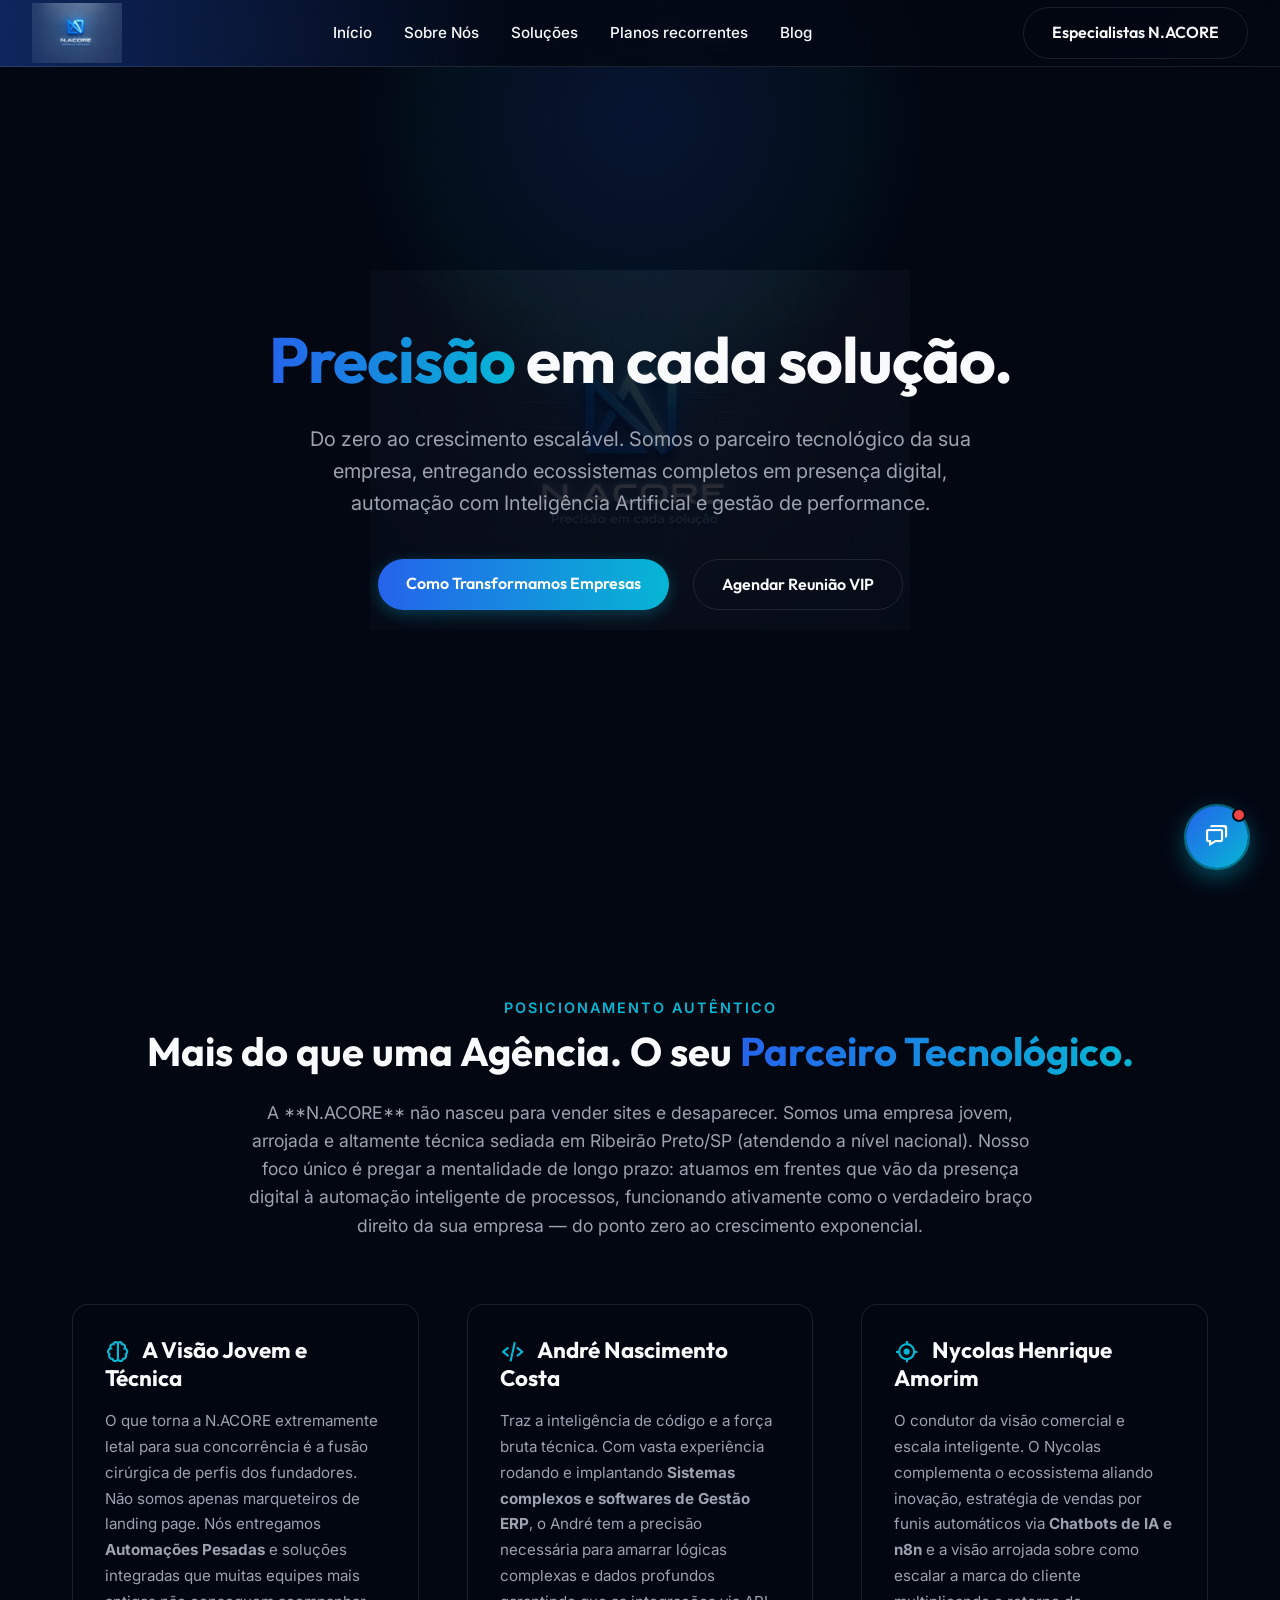
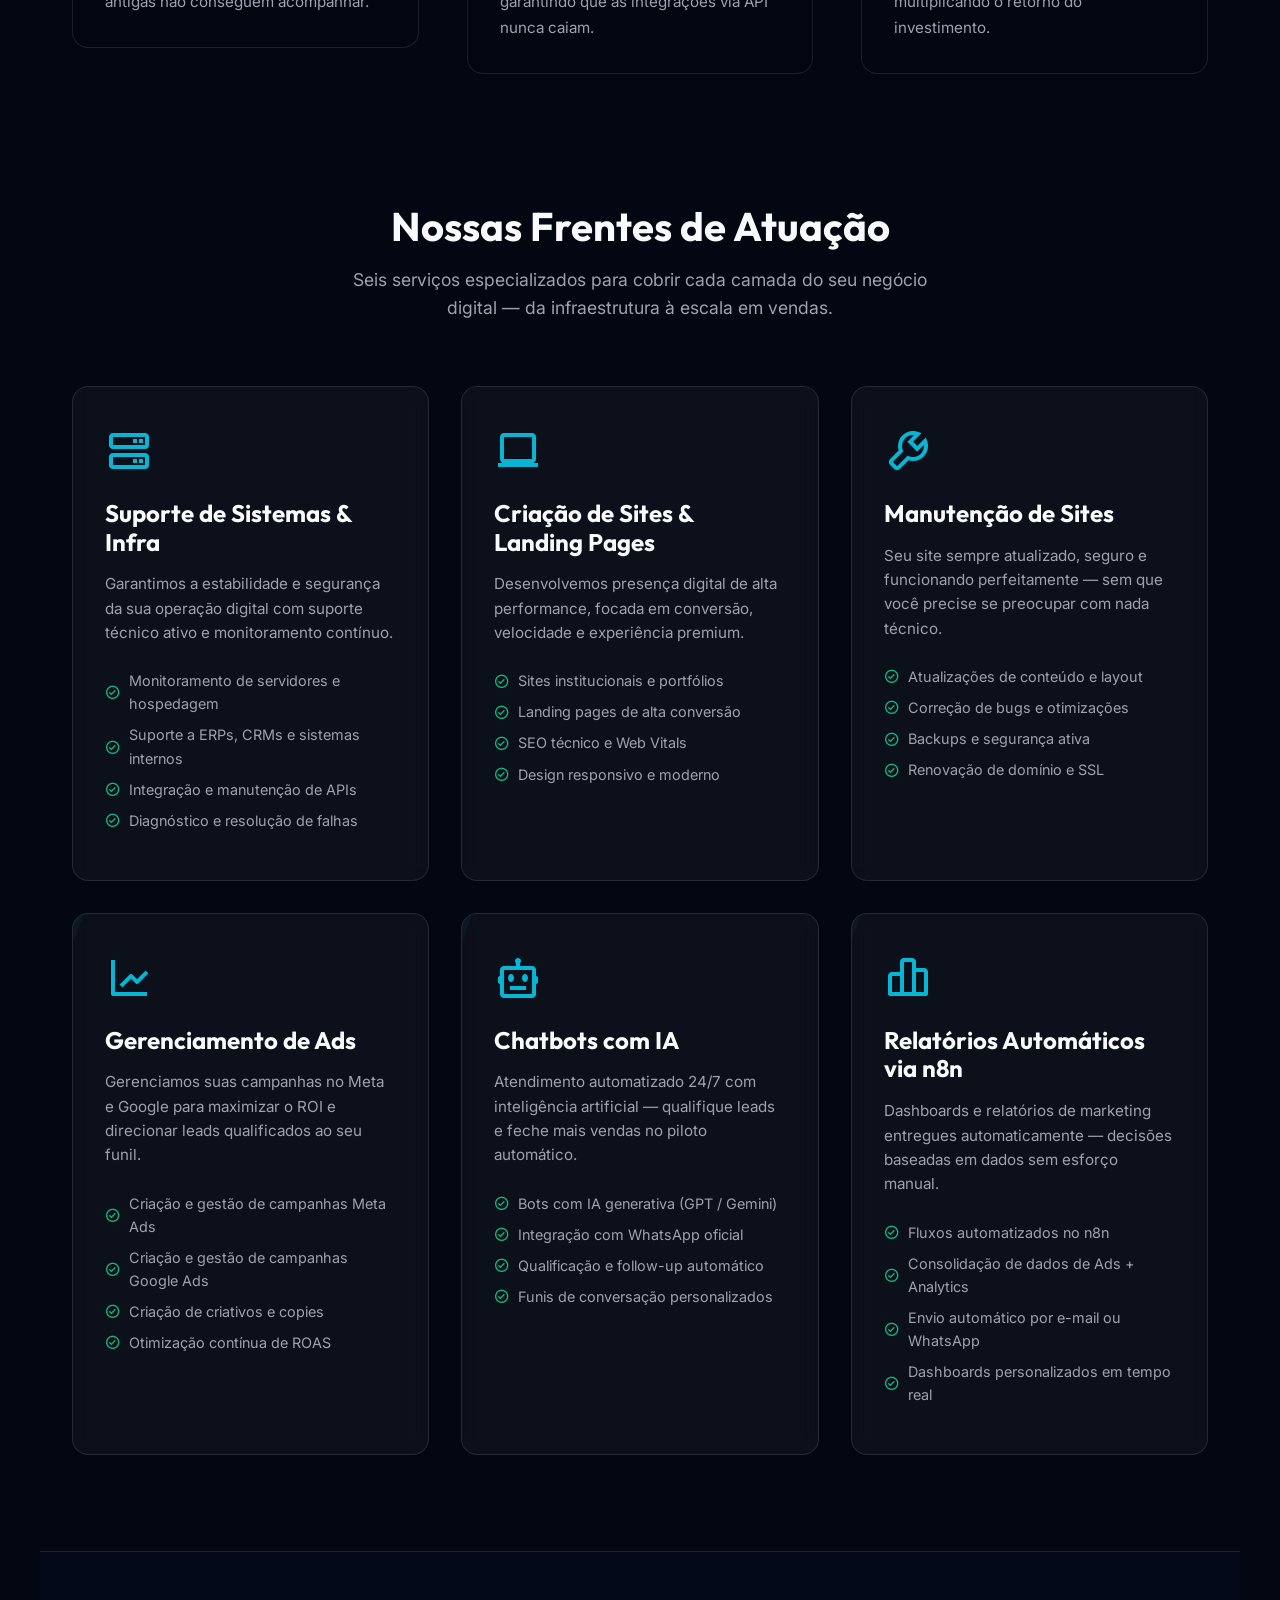
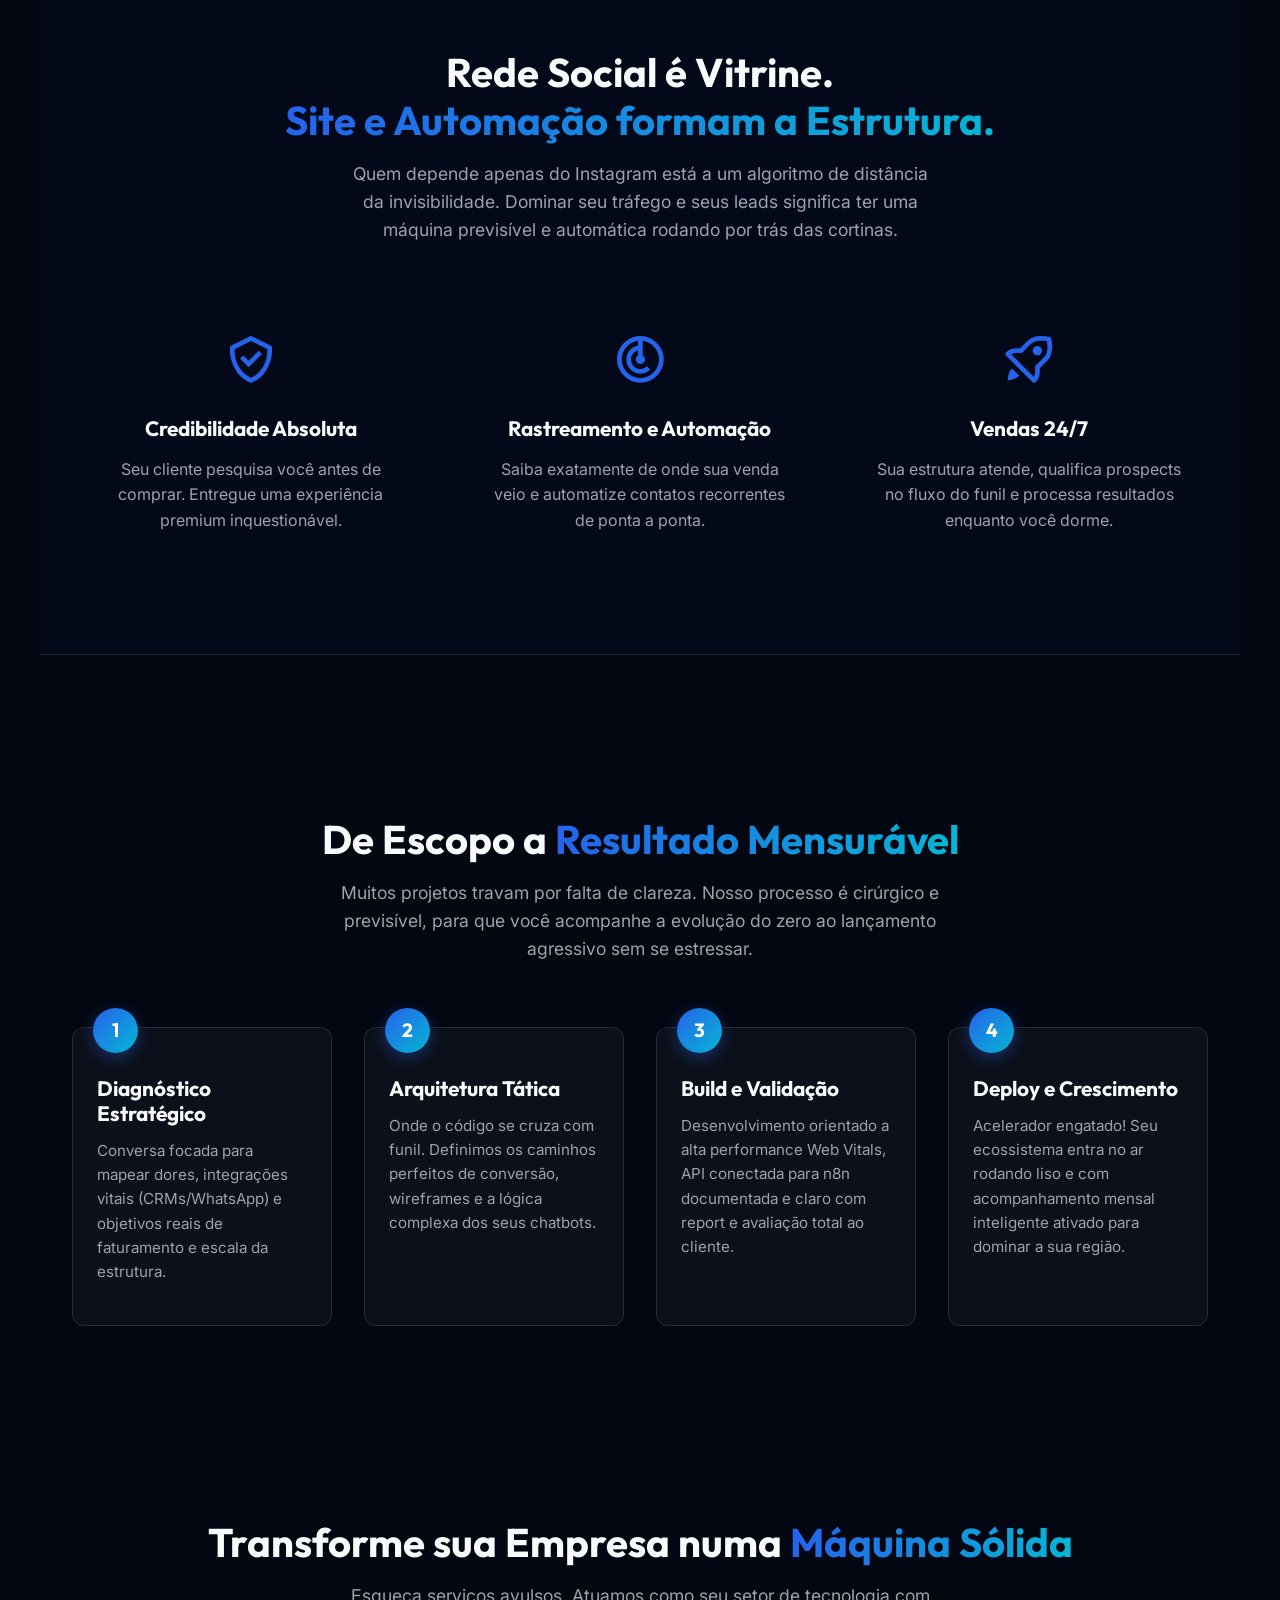
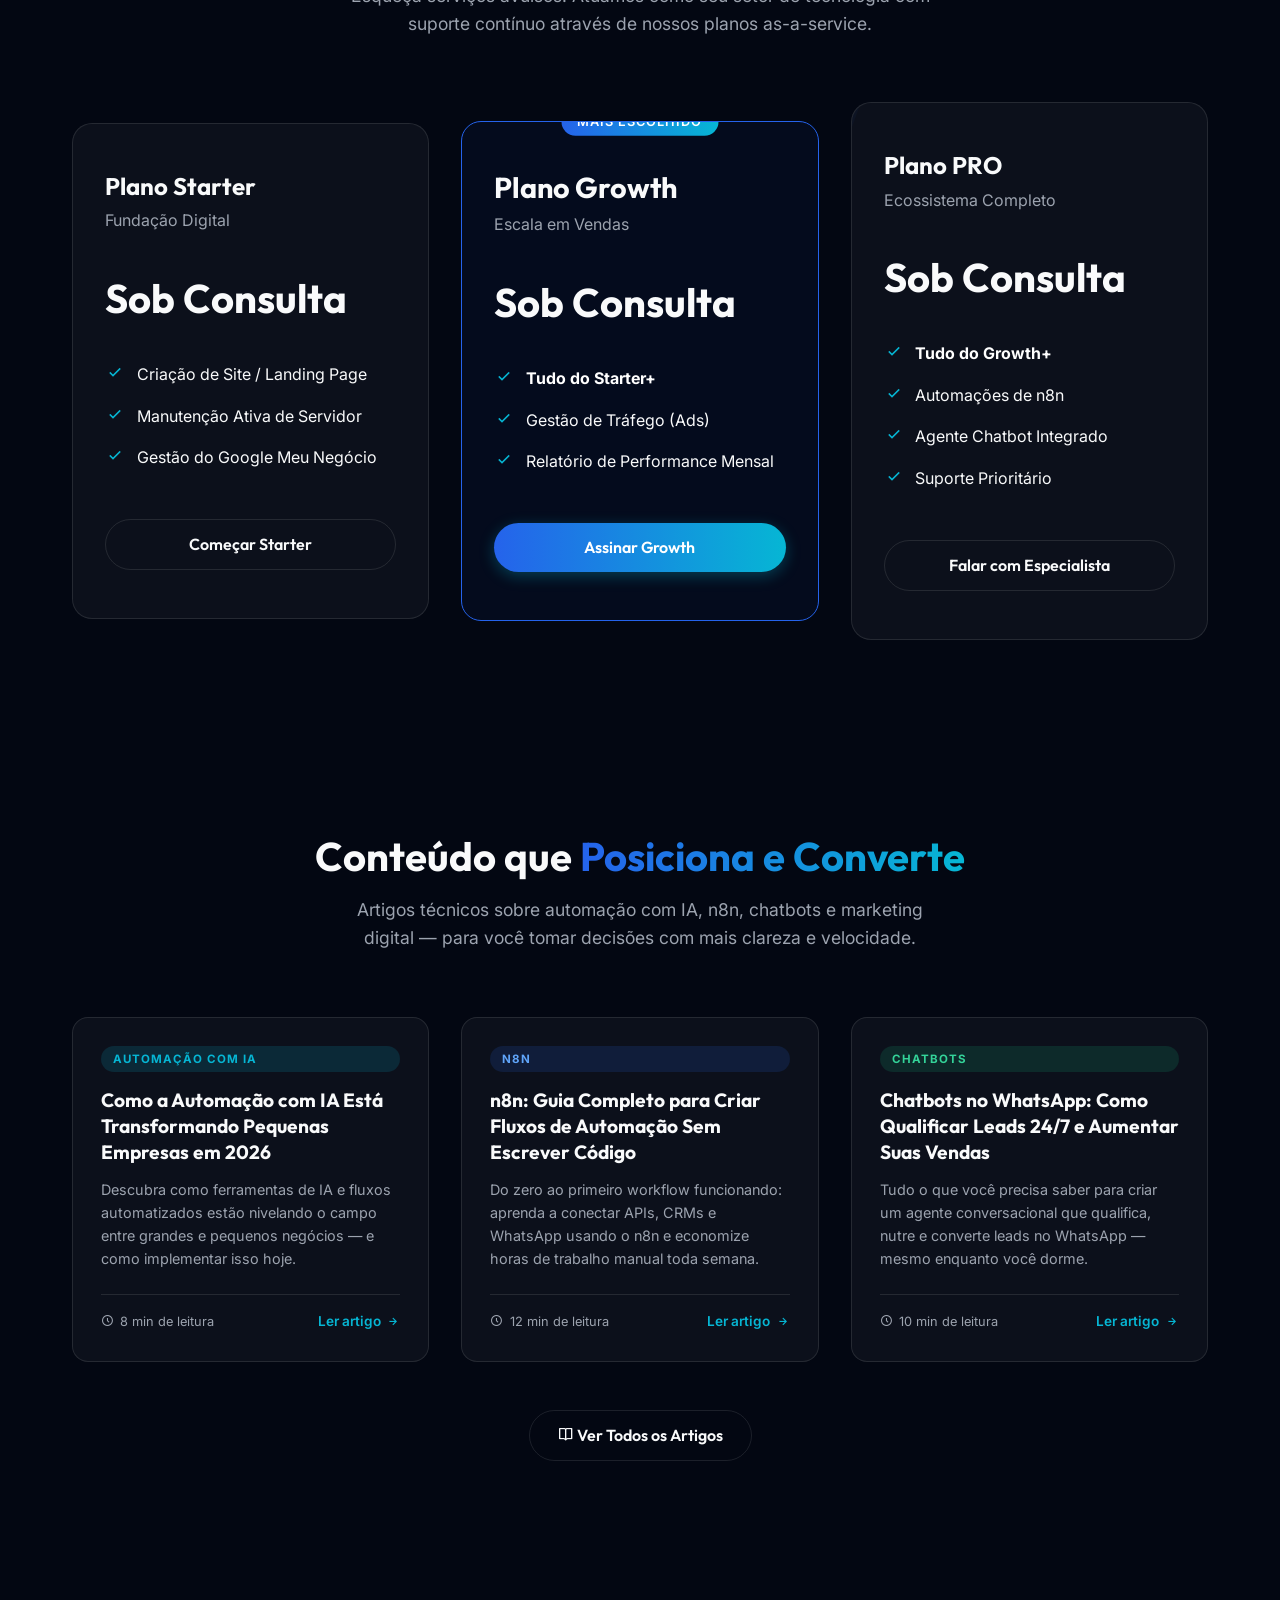
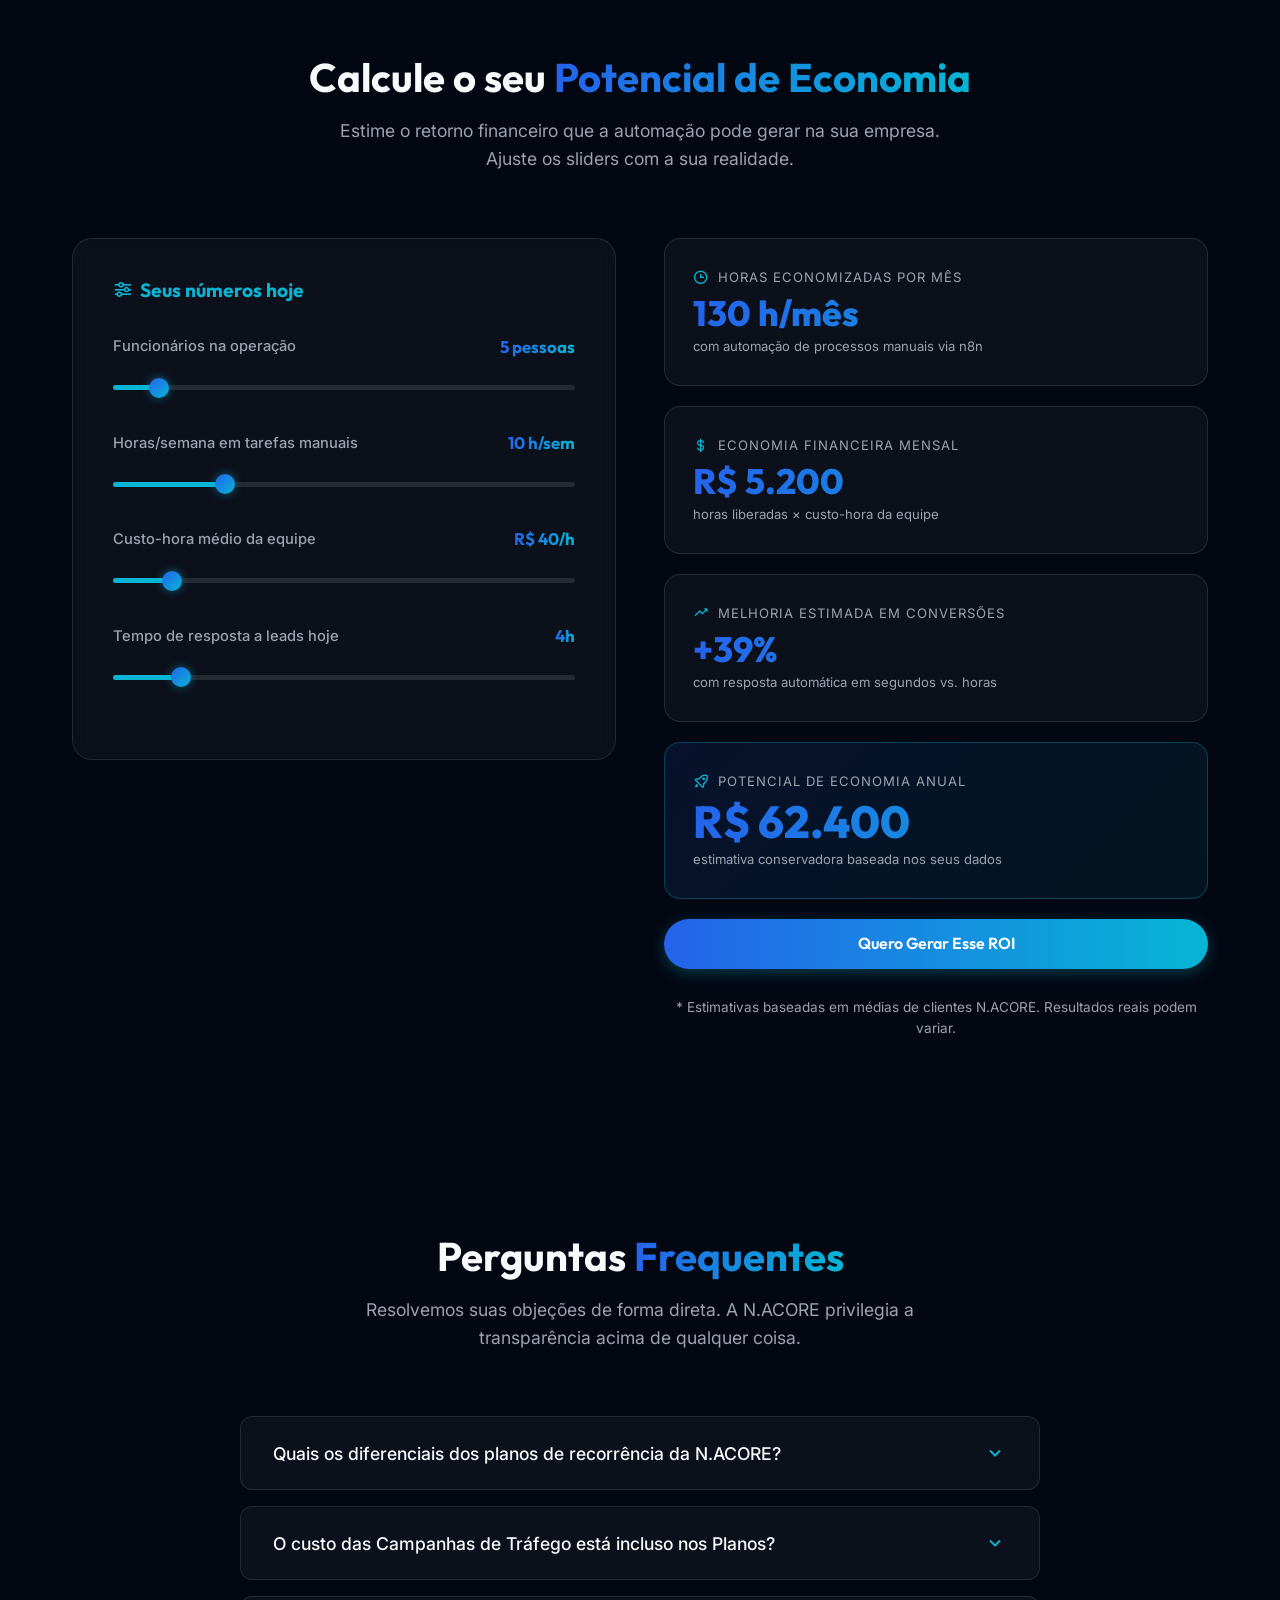
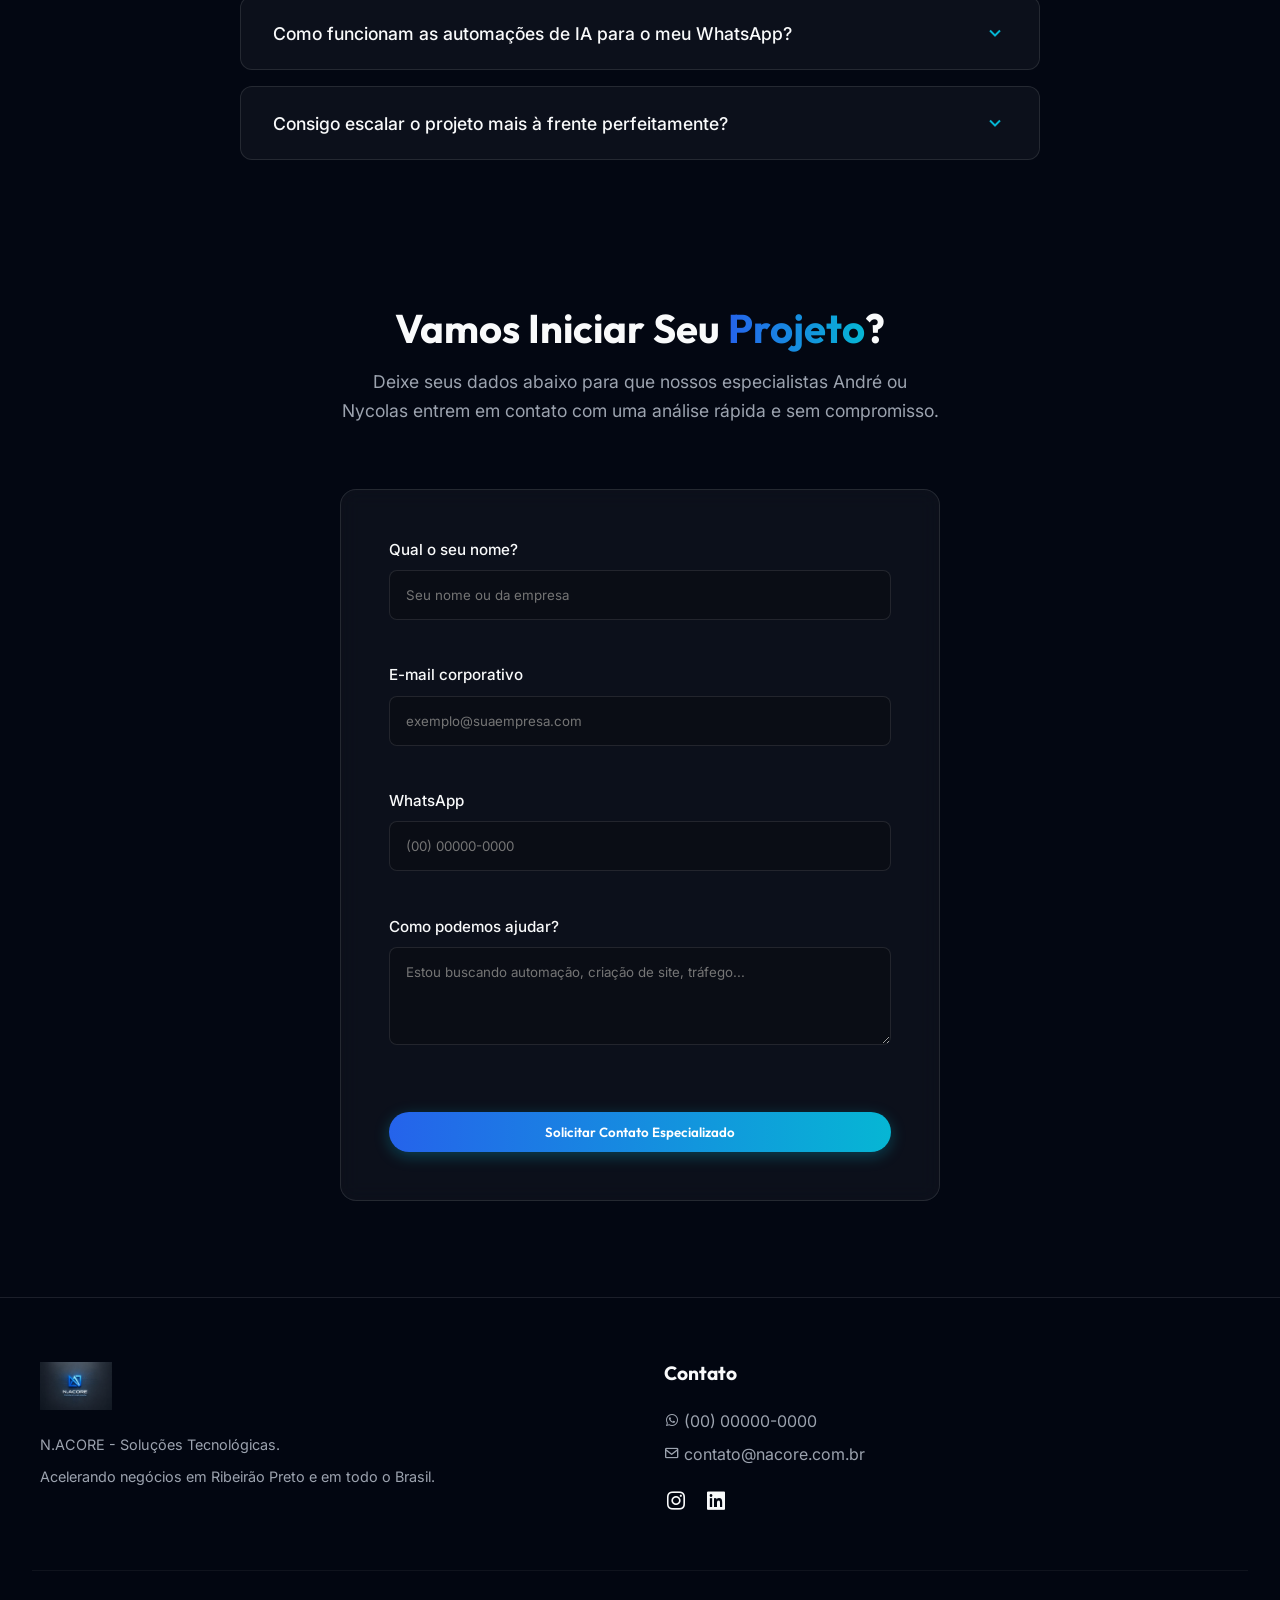
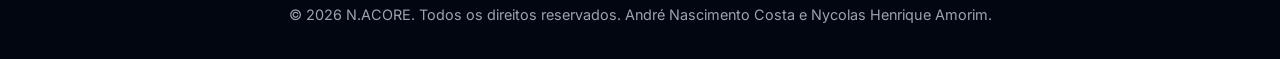
<file: index.html>
<!DOCTYPE html>
<html lang="pt-BR">
<head>
    <meta charset="UTF-8">
    <meta name="viewport" content="width=device-width, initial-scale=1.0">
    <title>N.ACORE - Precisão em cada solução | Tecnologia e Automação</title>
    
    <!-- Segurança e Controle -->
    <meta http-equiv="X-Content-Type-Options" content="nosniff">
    <meta name="referrer" content="strict-origin-when-cross-origin">
    
    <!-- SEO Básico -->
    <meta name="description" content="Parceiros tecnológicos com soluções completas em presença digital, automação inteligente com IA e gestão de tráfego. Evolua sua empresa com a N.ACORE.">
    <meta name="robots" content="index, follow">
    <link rel="canonical" href="https://nacore.com.br">
    
    <!-- Open Graph / Meta Tags Sociais -->
    <meta property="og:title" content="N.ACORE - Precisão em cada solução">
    <meta property="og:description" content="Evolua seu negócio com especialistas em automação, presença digital e escala de tráfego.">
    <meta property="og:type" content="website">
    <meta property="og:url" content="https://nacore.com.br">
    <meta property="og:image" content="https://nacore.com.br/assets/logo.jpeg">
    <meta property="og:site_name" content="N.ACORE">

    <!-- Favicon -->
    <link rel="icon" type="image/jpeg" href="assets/logo.jpeg">
    
    <!-- Boxicons para Ícones -->
    <link href='https://unpkg.com/boxicons@2.1.4/css/boxicons.min.css' rel='stylesheet'>
    <!-- Estilos -->
    <link rel="stylesheet" href="style.css">
    <link rel="stylesheet" href="blog.css">
    <link rel="stylesheet" href="widgets.css">

    <!-- TRACKING TAGS (Substitua os códigos posteriormente) -->
    <!-- Google tag (gtag.js) Placeholder -->
    <!-- 
    <script async src="https://www.googletagmanager.com/gtag/js?id=G-SEU_CODIGO_AQUI"></script>
    <script>
      window.dataLayer = window.dataLayer || [];
      function gtag(){dataLayer.push(arguments);}
      gtag('js', new Date());
      gtag('config', 'G-SEU_CODIGO_AQUI');
    </script>
    -->

    <!-- Meta Pixel Code Placeholder -->
    <!--
    <script>
    !function(f,b,e,v,n,t,s)
    {if(f.fbq)return;n=f.fbq=function(){n.callMethod?
    n.callMethod.apply(n,arguments):n.queue.push(arguments)};
    if(!f._fbq)f._fbq=n;n.push=n;n.loaded=!0;n.version='2.0';
    n.queue=[];t=b.createElement(e);t.async=!0;
    t.src=v;s=b.getElementsByTagName(e)[0];
    s.parentNode.insertBefore(t,s)}(window, document,'script',
    'https://connect.facebook.net/en_US/fbevents.js');
    fbq('init', 'SEU_PIXEL_ID_AQUI');
    fbq('track', 'PageView');
    </script>
    <noscript><img height="1" width="1" style="display:none" src="https://www.facebook.com/tr?id=SEU_PIXEL_ID_AQUI&ev=PageView&noscript=1"/></noscript>
    -->
    <!-- End TRACKING TAGS -->
</head>
<body>

    <!-- Header / Navbar -->
    <header>
        <div class="nav-container">
            <div class="logo-container">
                <img src="assets/logo.jpeg" alt="N.ACORE Logo" class="logo-img">
            </div>
            <ul class="nav-links">
                <li><a href="#inicio">Início</a></li>
                <li><a href="#sobre">Sobre Nós</a></li>
                <li><a href="#servicos">Soluções</a></li>
                <li><a href="#planos">Planos recorrentes</a></li>
                <li><a href="blog/index.html">Blog</a></li>
            </ul>
            <a href="https://wa.me/550000000000?text=Ol%C3%A1!%20Vim%20pelo%20site%20da%20N.ACORE%20e%20gostaria%20de%20falar%20sobre%20o%20meu%20projeto." target="_blank" class="btn btn-outline">Especialistas N.ACORE</a>
        </div>
    </header>

    <!-- Hero Section -->
    <section id="inicio" class="hero">
        <div class="hero-content reveal">
            <h1><span class="gradient-text">Precisão</span> em cada solução.</h1>
            <p>Do zero ao crescimento escalável. Somos o parceiro tecnológico da sua empresa, entregando ecossistemas completos em presença digital, automação com Inteligência Artificial e gestão de performance.</p>
            <div class="hero-btns">
                <a href="#processo" class="btn btn-primary">Como Transformamos Empresas</a>
                <a href="https://wa.me/550000000000?text=Ol%C3%A1!%20Desejo%20impulsionar%20a%20minha%20empresa%20com%20A%20N.ACORE." target="_blank" class="btn btn-outline">Agendar Reunião VIP</a>
            </div>
        </div>
    </section>

    <!-- Sobre Nós -->
    <section id="sobre" class="reveal" style="padding-bottom: 2rem;">
        <div style="text-align: center; margin-bottom: 4rem;">
            <p style="color: var(--neon-cyan); letter-spacing: 2px; text-transform: uppercase; font-size: 0.9rem; font-weight: 600; margin-bottom: 0.5rem">Posicionamento Autêntico</p>
            <h2 class="section-title" style="margin-bottom: 1.5rem">Mais do que uma Agência. O seu <span class="gradient-text">Parceiro Tecnológico.</span></h2>
            <p class="section-desc" style="max-width: 800px;">A **N.ACORE** não nasceu para vender sites e desaparecer. Somos uma empresa jovem, arrojada e altamente técnica sediada em Ribeirão Preto/SP (atendendo a nível nacional). Nosso foco único é pregar a mentalidade de longo prazo: atuamos em frentes que vão da presença digital à automação inteligente de processos, funcionando ativamente como o verdadeiro braço direito da sua empresa — do ponto zero ao crescimento exponencial.</p>
        </div>

        <div class="grid" style="grid-template-columns: repeat(auto-fit, minmax(320px, 1fr)); gap: 3rem; align-items: start;">
            <div style="background: rgba(3, 7, 18, 0.4); border: 1px solid var(--border-light); padding: 2rem; border-radius: 16px;">
                <h3 style="font-size: 1.4rem; color: var(--text-main); margin-bottom: 1rem;"><i class='bx bx-brain' style="color: var(--neon-cyan); font-size: 1.6rem; vertical-align: middle; margin-right: 8px;"></i> A Visão Jovem e Técnica</h3>
                <p style="color: var(--text-muted); font-size: 0.95rem; line-height: 1.7">O que torna a N.ACORE extremamente letal para sua concorrência é a fusão cirúrgica de perfis dos fundadores. Não somos apenas marqueteiros de landing page. Nós entregamos <strong>Automações Pesadas</strong> e soluções integradas que muitas equipes mais antigas não conseguem acompanhar.</p>
            </div>
            
            <div style="background: rgba(3, 7, 18, 0.4); border: 1px solid var(--border-light); padding: 2rem; border-radius: 16px;">
                <h3 style="font-size: 1.4rem; color: var(--text-main); margin-bottom: 1rem;"><i class='bx bx-code-alt' style="color: var(--neon-cyan); font-size: 1.6rem; vertical-align: middle; margin-right: 8px;"></i> André Nascimento Costa</h3>
                <p style="color: var(--text-muted); font-size: 0.95rem; line-height: 1.7">Traz a inteligência de código e a força bruta técnica. Com vasta experiência rodando e implantando <strong>Sistemas complexos e softwares de Gestão ERP</strong>, o André tem a precisão necessária para amarrar lógicas complexas e dados profundos garantindo que as integrações via API nunca caiam.</p>
            </div>

            <div style="background: rgba(3, 7, 18, 0.4); border: 1px solid var(--border-light); padding: 2rem; border-radius: 16px;">
                <h3 style="font-size: 1.4rem; color: var(--text-main); margin-bottom: 1rem;"><i class='bx bx-target-lock' style="color: var(--neon-cyan); font-size: 1.6rem; vertical-align: middle; margin-right: 8px;"></i> Nycolas Henrique Amorim</h3>
                <p style="color: var(--text-muted); font-size: 0.95rem; line-height: 1.7">O condutor da visão comercial e escala inteligente. O Nycolas complementa o ecossistema aliando inovação, estratégia de vendas por funis automáticos via <strong>Chatbots de IA e n8n</strong> e a visão arrojada sobre como escalar a marca do cliente multiplicando o retorno do investimento.</p>
            </div>
        </div>
    </section>

    <!-- Nossas Frentes -->
    <section id="servicos" class="reveal">
        <h2 class="section-title">Nossas Frentes de Atuação</h2>
        <p class="section-desc">Seis serviços especializados para cobrir cada camada do seu negócio digital — da infraestrutura à escala em vendas.</p>
        
        <div class="grid" style="grid-template-columns: repeat(auto-fit, minmax(300px, 1fr));">
            <!-- Card 1 -->
            <div class="card reveal">
                <i class='bx bx-server'></i>
                <h3>Suporte de Sistemas &amp; Infra</h3>
                <p>Garantimos a estabilidade e segurança da sua operação digital com suporte técnico ativo e monitoramento contínuo.</p>
                <ul>
                    <li><i class='bx bx-check-circle'></i> Monitoramento de servidores e hospedagem</li>
                    <li><i class='bx bx-check-circle'></i> Suporte a ERPs, CRMs e sistemas internos</li>
                    <li><i class='bx bx-check-circle'></i> Integração e manutenção de APIs</li>
                    <li><i class='bx bx-check-circle'></i> Diagnóstico e resolução de falhas</li>
                </ul>
            </div>

            <!-- Card 2 -->
            <div class="card reveal">
                <i class='bx bx-laptop'></i>
                <h3>Criação de Sites &amp; Landing Pages</h3>
                <p>Desenvolvemos presença digital de alta performance, focada em conversão, velocidade e experiência premium.</p>
                <ul>
                    <li><i class='bx bx-check-circle'></i> Sites institucionais e portfólios</li>
                    <li><i class='bx bx-check-circle'></i> Landing pages de alta conversão</li>
                    <li><i class='bx bx-check-circle'></i> SEO técnico e Web Vitals</li>
                    <li><i class='bx bx-check-circle'></i> Design responsivo e moderno</li>
                </ul>
            </div>

            <!-- Card 3 -->
            <div class="card reveal">
                <i class='bx bx-wrench'></i>
                <h3>Manutenção de Sites</h3>
                <p>Seu site sempre atualizado, seguro e funcionando perfeitamente — sem que você precise se preocupar com nada técnico.</p>
                <ul>
                    <li><i class='bx bx-check-circle'></i> Atualizações de conteúdo e layout</li>
                    <li><i class='bx bx-check-circle'></i> Correção de bugs e otimizações</li>
                    <li><i class='bx bx-check-circle'></i> Backups e segurança ativa</li>
                    <li><i class='bx bx-check-circle'></i> Renovação de domínio e SSL</li>
                </ul>
            </div>

            <!-- Card 4 -->
            <div class="card reveal">
                <i class='bx bx-line-chart'></i>
                <h3>Gerenciamento de Ads</h3>
                <p>Gerenciamos suas campanhas no Meta e Google para maximizar o ROI e direcionar leads qualificados ao seu funil.</p>
                <ul>
                    <li><i class='bx bx-check-circle'></i> Criação e gestão de campanhas Meta Ads</li>
                    <li><i class='bx bx-check-circle'></i> Criação e gestão de campanhas Google Ads</li>
                    <li><i class='bx bx-check-circle'></i> Criação de criativos e copies</li>
                    <li><i class='bx bx-check-circle'></i> Otimização contínua de ROAS</li>
                </ul>
            </div>

            <!-- Card 5 -->
            <div class="card reveal">
                <i class='bx bx-bot'></i>
                <h3>Chatbots com IA</h3>
                <p>Atendimento automatizado 24/7 com inteligência artificial — qualifique leads e feche mais vendas no piloto automático.</p>
                <ul>
                    <li><i class='bx bx-check-circle'></i> Bots com IA generativa (GPT / Gemini)</li>
                    <li><i class='bx bx-check-circle'></i> Integração com WhatsApp oficial</li>
                    <li><i class='bx bx-check-circle'></i> Qualificação e follow-up automático</li>
                    <li><i class='bx bx-check-circle'></i> Funis de conversação personalizados</li>
                </ul>
            </div>

            <!-- Card 6 -->
            <div class="card reveal">
                <i class='bx bx-bar-chart-alt-2'></i>
                <h3>Relatórios Automáticos via n8n</h3>
                <p>Dashboards e relatórios de marketing entregues automaticamente — decisões baseadas em dados sem esforço manual.</p>
                <ul>
                    <li><i class='bx bx-check-circle'></i> Fluxos automatizados no n8n</li>
                    <li><i class='bx bx-check-circle'></i> Consolidação de dados de Ads + Analytics</li>
                    <li><i class='bx bx-check-circle'></i> Envio automático por e-mail ou WhatsApp</li>
                    <li><i class='bx bx-check-circle'></i> Dashboards personalizados em tempo real</li>
                </ul>
            </div>
        </div>
    </section>

    <!-- Autoridade -->
    <section class="reveal" style="background: rgba(37, 99, 235, 0.03); border-top: 1px solid var(--border-light); border-bottom: 1px solid var(--border-light); margin-bottom: 4rem;">
        <h2 class="section-title">Rede Social é Vitrine. <br><span class="gradient-text">Site e Automação formam a Estrutura.</span></h2>
        <p class="section-desc">Quem depende apenas do Instagram está a um algoritmo de distância da invisibilidade. Dominar seu tráfego e seus leads significa ter uma máquina previsível e automática rodando por trás das cortinas.</p>
        
        <div class="grid" style="grid-template-columns: repeat(auto-fit, minmax(290px, 1fr));">
            <div style="text-align: center; padding: 1.5rem;">
                <i class='bx bx-check-shield' style="font-size: 3.5rem; color: var(--primary-blue)"></i>
                <h4 style="margin: 1.5rem 0 1rem; font-size: 1.3rem;">Credibilidade Absoluta</h4>
                <p style="color: var(--text-muted); font-size: 1rem;">Seu cliente pesquisa você antes de comprar. Entregue uma experiência premium inquestionável.</p>
            </div>
            <div style="text-align: center; padding: 1.5rem;">
                <i class='bx bx-radar' style="font-size: 3.5rem; color: var(--primary-blue)"></i>
                <h4 style="margin: 1.5rem 0 1rem; font-size: 1.3rem;">Rastreamento e Automação</h4>
                <p style="color: var(--text-muted); font-size: 1rem;">Saiba exatamente de onde sua venda veio e automatize contatos recorrentes de ponta a ponta.</p>
            </div>
            <div style="text-align: center; padding: 1.5rem;">
                <i class='bx bx-rocket' style="font-size: 3.5rem; color: var(--primary-blue)"></i>
                <h4 style="margin: 1.5rem 0 1rem; font-size: 1.3rem;">Vendas 24/7</h4>
                <p style="color: var(--text-muted); font-size: 1rem;">Sua estrutura atende, qualifica prospects no fluxo do funil e processa resultados enquanto você dorme.</p>
            </div>
        </div>
    </section>

    <!-- Processo -->
    <section id="processo" class="reveal">
        <h2 class="section-title">De Escopo a <span class="gradient-text">Resultado Mensurável</span></h2>
        <p class="section-desc">Muitos projetos travam por falta de clareza. Nosso processo é cirúrgico e previsível, para que você acompanhe a evolução do zero ao lançamento agressivo sem se estressar.</p>
        
        <div class="process-container">
            <div class="process-step">
                <div class="step-num">1</div>
                <h3>Diagnóstico Estratégico</h3>
                <p>Conversa focada para mapear dores, integrações vitais (CRMs/WhatsApp) e objetivos reais de faturamento e escala da estrutura.</p>
            </div>
            <div class="process-step">
                <div class="step-num">2</div>
                <h3>Arquitetura Tática</h3>
                <p>Onde o código se cruza com funil. Definimos os caminhos perfeitos de conversão, wireframes e a lógica complexa dos seus chatbots.</p>
            </div>
            <div class="process-step">
                <div class="step-num">3</div>
                <h3>Build e Validação</h3>
                <p>Desenvolvimento orientado a alta performance Web Vitals, API conectada para n8n documentada e claro com report e avaliação total ao cliente.</p>
            </div>
            <div class="process-step">
                <div class="step-num">4</div>
                <h3>Deploy e Crescimento</h3>
                <p>Acelerador engatado! Seu ecossistema entra no ar rodando liso e com acompanhamento mensal inteligente ativado para dominar a sua região.</p>
            </div>
        </div>
    </section>

    <!-- Planos Mensais -->
    <section id="planos" class="reveal">
        <h2 class="section-title">Transforme sua Empresa numa <span class="gradient-text">Máquina Sólida</span></h2>
        <p class="section-desc">Esqueça serviços avulsos. Atuamos como seu setor de tecnologia com suporte contínuo através de nossos planos as-a-service.</p>
        
        <div class="pricing-grid">
            <!-- Starter -->
            <div class="pricing-card reveal">
                <h3 style="margin-bottom: 0.5rem; font-size: 1.5rem">Plano Starter</h3>
                <p style="color: var(--text-muted); margin-bottom: 2rem">Fundação Digital</p>
                <div style="font-size: 2.5rem; font-weight: bold; margin-bottom: 2rem; font-family: var(--font-heading)">
                    Sob Consulta
                </div>
                <ul style="list-style: none;">
                    <li style="margin-bottom: 1rem; display: flex; gap: 0.8rem">
                        <i class='bx bx-check' style="color: var(--neon-cyan); font-size: 1.2rem"></i> Criação de Site / Landing Page
                    </li>
                    <li style="margin-bottom: 1rem; display: flex; gap: 0.8rem">
                        <i class='bx bx-check' style="color: var(--neon-cyan); font-size: 1.2rem"></i> Manutenção Ativa de Servidor
                    </li>
                    <li style="margin-bottom: 1rem; display: flex; gap: 0.8rem">
                        <i class='bx bx-check' style="color: var(--neon-cyan); font-size: 1.2rem"></i> Gestão do Google Meu Negócio
                    </li>
                </ul>
                <a href="#contato" class="btn btn-outline" style="width: 100%; text-align: center; margin-top: 2rem;">Começar Starter</a>
            </div>
            
            <!-- Growth (Popular) -->
            <div class="pricing-card popular reveal">
                <h3 style="margin-bottom: 0.5rem; font-size: 1.8rem">Plano Growth</h3>
                <p style="color: var(--text-muted); margin-bottom: 2rem">Escala em Vendas</p>
                <div style="font-size: 2.5rem; font-weight: bold; margin-bottom: 2rem; font-family: var(--font-heading)">
                    Sob Consulta
                </div>
                <ul style="list-style: none;">
                    <li style="margin-bottom: 1rem; display: flex; gap: 0.8rem">
                        <i class='bx bx-check' style="color: var(--neon-cyan); font-size: 1.2rem"></i> <strong style="color:white">Tudo do Starter+</strong>
                    </li>
                    <li style="margin-bottom: 1rem; display: flex; gap: 0.8rem">
                        <i class='bx bx-check' style="color: var(--neon-cyan); font-size: 1.2rem"></i> Gestão de Tráfego (Ads)
                    </li>
                    <li style="margin-bottom: 1rem; display: flex; gap: 0.8rem">
                        <i class='bx bx-check' style="color: var(--neon-cyan); font-size: 1.2rem"></i> Relatório de Performance Mensal
                    </li>
                </ul>
                <a href="#contato" class="btn btn-primary" style="width: 100%; text-align: center; margin-top: 2rem;">Assinar Growth</a>
            </div>
            
            <!-- Pro -->
            <div class="pricing-card reveal">
                <h3 style="margin-bottom: 0.5rem; font-size: 1.5rem">Plano PRO</h3>
                <p style="color: var(--text-muted); margin-bottom: 2rem">Ecossistema Completo</p>
                <div style="font-size: 2.5rem; font-weight: bold; margin-bottom: 2rem; font-family: var(--font-heading)">
                    Sob Consulta
                </div>
                <ul style="list-style: none;">
                    <li style="margin-bottom: 1rem; display: flex; gap: 0.8rem">
                        <i class='bx bx-check' style="color: var(--neon-cyan); font-size: 1.2rem"></i> <strong style="color:white">Tudo do Growth+</strong>
                    </li>
                    <li style="margin-bottom: 1rem; display: flex; gap: 0.8rem">
                        <i class='bx bx-check' style="color: var(--neon-cyan); font-size: 1.2rem"></i> Automações de n8n
                    </li>
                    <li style="margin-bottom: 1rem; display: flex; gap: 0.8rem">
                        <i class='bx bx-check' style="color: var(--neon-cyan); font-size: 1.2rem"></i> Agente Chatbot Integrado
                    </li>
                    <li style="margin-bottom: 1rem; display: flex; gap: 0.8rem">
                        <i class='bx bx-check' style="color: var(--neon-cyan); font-size: 1.2rem"></i> Suporte Prioritário
                    </li>
                </ul>
                <a href="#contato" class="btn btn-outline" style="width: 100%; text-align: center; margin-top: 2rem;">Falar com Especialista</a>
            </div>
        </div>
    </section>

    <!-- Blog Preview -->
    <section id="blog" class="reveal">
        <h2 class="section-title">Conteúdo que <span class="gradient-text">Posiciona e Converte</span></h2>
        <p class="section-desc">Artigos técnicos sobre automação com IA, n8n, chatbots e marketing digital — para você tomar decisões com mais clareza e velocidade.</p>

        <div class="blog-grid">
            <div class="blog-card reveal">
                <div class="blog-card-body">
                    <span class="blog-card-badge badge-ai">Automação com IA</span>
                    <h3>Como a Automação com IA Está Transformando Pequenas Empresas em 2026</h3>
                    <p>Descubra como ferramentas de IA e fluxos automatizados estão nivelando o campo entre grandes e pequenos negócios — e como implementar isso hoje.</p>
                    <div class="blog-card-meta">
                        <span><i class='bx bx-time-five'></i> 8 min de leitura</span>
                        <a href="blog/automacao-ia-2026.html" class="blog-read-link">Ler artigo <i class='bx bx-right-arrow-alt'></i></a>
                    </div>
                </div>
            </div>
            <div class="blog-card reveal">
                <div class="blog-card-body">
                    <span class="blog-card-badge badge-n8n">n8n</span>
                    <h3>n8n: Guia Completo para Criar Fluxos de Automação Sem Escrever Código</h3>
                    <p>Do zero ao primeiro workflow funcionando: aprenda a conectar APIs, CRMs e WhatsApp usando o n8n e economize horas de trabalho manual toda semana.</p>
                    <div class="blog-card-meta">
                        <span><i class='bx bx-time-five'></i> 12 min de leitura</span>
                        <a href="blog/guia-n8n.html" class="blog-read-link">Ler artigo <i class='bx bx-right-arrow-alt'></i></a>
                    </div>
                </div>
            </div>
            <div class="blog-card reveal">
                <div class="blog-card-body">
                    <span class="blog-card-badge badge-chat">Chatbots</span>
                    <h3>Chatbots no WhatsApp: Como Qualificar Leads 24/7 e Aumentar Suas Vendas</h3>
                    <p>Tudo o que você precisa saber para criar um agente conversacional que qualifica, nutre e converte leads no WhatsApp — mesmo enquanto você dorme.</p>
                    <div class="blog-card-meta">
                        <span><i class='bx bx-time-five'></i> 10 min de leitura</span>
                        <a href="blog/chatbots-whatsapp.html" class="blog-read-link">Ler artigo <i class='bx bx-right-arrow-alt'></i></a>
                    </div>
                </div>
            </div>
        </div>

        <div style="text-align: center; margin-top: 3rem;">
            <a href="blog/index.html" class="btn btn-outline"><i class='bx bx-book-open'></i> Ver Todos os Artigos</a>
        </div>
    </section>

    <!-- Calculadora de ROI -->
    <section id="roi" class="reveal">
        <h2 class="section-title">Calcule o seu <span class="gradient-text">Potencial de Economia</span></h2>
        <p class="section-desc">Estime o retorno financeiro que a automação pode gerar na sua empresa. Ajuste os sliders com a sua realidade.</p>

        <div class="roi-wrapper">
            <!-- Inputs -->
            <div class="roi-inputs reveal">
                <h3><i class='bx bx-slider-alt'></i> Seus números hoje</h3>

                <div class="roi-field">
                    <label>Funcionários na operação <span id="roiFuncionariosVal">5 pessoas</span></label>
                    <input type="range" id="roiFuncionarios" min="1" max="50" value="5">
                </div>
                <div class="roi-field">
                    <label>Horas/semana em tarefas manuais <span id="roiHorasVal">10 h/sem</span></label>
                    <input type="range" id="roiHoras" min="1" max="40" value="10">
                </div>
                <div class="roi-field">
                    <label>Custo-hora médio da equipe <span id="roiCustoVal">R$ 40/h</span></label>
                    <input type="range" id="roiCusto" min="20" max="200" step="5" value="40">
                </div>
                <div class="roi-field">
                    <label>Tempo de resposta a leads hoje <span id="roiRespostaVal">4h</span></label>
                    <input type="range" id="roiResposta" min="1" max="24" value="4">
                </div>
            </div>

            <!-- Results -->
            <div class="roi-results reveal">
                <div class="roi-result-card">
                    <div class="roi-result-label"><i class='bx bx-time'></i> Horas economizadas por mês</div>
                    <div class="roi-result-value" id="roiHorasResult">0 h/mês</div>
                    <div class="roi-result-sub">com automação de processos manuais via n8n</div>
                </div>
                <div class="roi-result-card">
                    <div class="roi-result-label"><i class='bx bx-dollar'></i> Economia financeira mensal</div>
                    <div class="roi-result-value" id="roiEconomiaResult">R$ 0</div>
                    <div class="roi-result-sub">horas liberadas × custo-hora da equipe</div>
                </div>
                <div class="roi-result-card">
                    <div class="roi-result-label"><i class='bx bx-trending-up'></i> Melhoria estimada em conversões</div>
                    <div class="roi-result-value" id="roiConversaoResult">+0%</div>
                    <div class="roi-result-sub">com resposta automática em segundos vs. horas</div>
                </div>
                <div class="roi-result-card roi-highlight">
                    <div class="roi-result-label"><i class='bx bx-rocket'></i> Potencial de economia anual</div>
                    <div class="roi-result-value" id="roiAnualResult">R$ 0</div>
                    <div class="roi-result-sub">estimativa conservadora baseada nos seus dados</div>
                </div>
                <a href="#contato" class="btn btn-primary" style="width: 100%; text-align: center;">Quero Gerar Esse ROI</a>
                <p class="roi-cta-note">* Estimativas baseadas em médias de clientes N.ACORE. Resultados reais podem variar.</p>
            </div>
        </div>
    </section>

    <!-- FAQ -->
    <section id="faq" class="reveal">
        <h2 class="section-title">Perguntas <span class="gradient-text">Frequentes</span></h2>
        <p class="section-desc">Resolvemos suas objeções de forma direta. A N.ACORE privilegia a transparência acima de qualquer coisa.</p>

        <div class="faq-container">
            <div class="faq-item">
                <div class="faq-question">
                    <h4>Quais os diferenciais dos planos de recorrência da N.ACORE?</h4>
                    <i class='bx bx-chevron-down'></i>
                </div>
                <div class="faq-answer">
                    <p>Ao contrário das agências tradicionais que só sobem um layout, nossa recorrência (mensalidade as-a-service) atua garantindo que você possua um "Setor de Tecnologia Completo": Atualizações, manutenção ativa, painéis de performance para tomada de decisão e evolução técnica constante. Nós não fazemos o projeto e sumimos, nós caminhamos junto com o crescimento de suas vendas.</p>
                </div>
            </div>
            <div class="faq-item">
                <div class="faq-question">
                    <h4>O custo das Campanhas de Tráfego está incluso nos Planos?</h4>
                    <i class='bx bx-chevron-down'></i>
                </div>
                <div class="faq-answer">
                    <p>Não. Nossos planos remuneram a inteligência, gestão técnica e automações da equipe de especialistas (André e Nycolas). O orçamento de 'Veiculação' (dinheiro que vai direto para o Google ou Meta Ads) é pago por você diretamente às plataformas, na sua conta corporativa, a qual nós iremos gerenciar e escalar com os criativos.</p>
                </div>
            </div>
            <div class="faq-item">
                <div class="faq-question">
                    <h4>Como funcionam as automações de IA para o meu WhatsApp?</h4>
                    <i class='bx bx-chevron-down'></i>
                </div>
                <div class="faq-answer">
                    <p>Nós mapeamos como você ou seus vendedores atuam hoje e desenhamos fluxos de conversação automatizados através do *n8n* e APIs oficiais. Com isso, sua empresa pode desde fazer qualificação inicial do lead, até recontatos com clientes que pararam de responder as cotações horas atrás. Tudo no automático.</p>
                </div>
            </div>
            <div class="faq-item">
                <div class="faq-question">
                    <h4>Consigo escalar o projeto mais à frente perfeitamente?</h4>
                    <i class='bx bx-chevron-down'></i>
                </div>
                <div class="faq-answer">
                    <p>Com certeza. Por priorizarmos empacotadores modernos como *Vite* e técnicas severas de código limpo, a base que entregamos permite expansão horizontal total — desde colocar um sistema de pagamento num ambiente futuro até ampliar todo a malha do rastreio.</p>
                </div>
            </div>
        </div>
    </section>

    <!-- Contato e Lead Capture -->
    <section id="contato" class="reveal" style="padding-top: 2rem;">
        <h2 class="section-title">Vamos Iniciar Seu <span class="gradient-text">Projeto</span>?</h2>
        <p class="section-desc">Deixe seus dados abaixo para que nossos especialistas André ou Nycolas entrem em contato com uma análise rápida e sem compromisso.</p>
        
        <div class="form-container">
            <!-- Formulário -->
            <form id="contactForm" action="#" method="POST" novalidate>
                <div class="form-group">
                    <label for="nome">Qual o seu nome?</label>
                    <input type="text" id="nome" name="nome" class="form-control" placeholder="Seu nome ou da empresa" required autocomplete="name">
                    <i class="field-icon bx" id="icon-nome"></i>
                    <p class="field-hint" id="hint-nome"></p>
                </div>
                <div class="form-group">
                    <label for="email">E-mail corporativo</label>
                    <input type="email" id="email" name="email" class="form-control" placeholder="exemplo@suaempresa.com" required autocomplete="email">
                    <i class="field-icon bx" id="icon-email"></i>
                    <p class="field-hint" id="hint-email"></p>
                </div>
                <div class="form-group">
                    <label for="whatsapp">WhatsApp</label>
                    <input type="tel" id="whatsapp" name="whatsapp" class="form-control" placeholder="(00) 00000-0000" required autocomplete="tel">
                    <i class="field-icon bx" id="icon-whatsapp"></i>
                    <p class="field-hint" id="hint-whatsapp"></p>
                </div>
                <div class="form-group">
                    <label for="necessidade">Como podemos ajudar?</label>
                    <textarea id="necessidade" name="necessidade" class="form-control" rows="4" placeholder="Estou buscando automação, criação de site, tráfego..." required></textarea>
                    <p class="field-hint" id="hint-necessidade"></p>
                </div>
                <button type="submit" id="submitBtn" class="btn btn-primary form-btn">
                    <span id="btnText">Solicitar Contato Especializado</span>
                    <span class="btn-spinner" id="btnSpinner"></span>
                </button>
            </form>

            <!-- Mensagem de sucesso -->
            <div class="form-success" id="formSuccess">
                <i class='bx bx-check-circle'></i>
                <h3>Mensagem Enviada!</h3>
                <p>Obrigado pelo contato. André ou Nycolas entrarão em breve com uma análise personalizada para o seu projeto. 🚀</p>
            </div>
        </div>
    </section>

    <!-- Footer -->
    <footer>
        <div class="footer-content">
            <div class="footer-logo">
                <img src="assets/logo.jpeg" alt="N.ACORE Logo">
                <p>N.ACORE - Soluções Tecnológicas.</p>
                <p style="margin-top: 0.5rem">Acelerando negócios em Ribeirão Preto e em todo o Brasil.</p>
            </div>
            
            <div class="footer-links">
                <h4>Contato</h4>
                <p style="color: var(--text-muted); margin-bottom: 0.5rem"><i class='bx bxl-whatsapp'></i> (00) 00000-0000</p>
                <p style="color: var(--text-muted); margin-bottom: 0.5rem"><i class='bx bx-envelope'></i> contato@nacore.com.br</p>
                <div style="margin-top: 1rem; display: flex; gap: 1rem;">
                    <a href="#" style="color: var(--text-main); font-size: 1.5rem"><i class='bx bxl-instagram'></i></a>
                    <a href="#" style="color: var(--text-main); font-size: 1.5rem"><i class='bx bxl-linkedin-square'></i></a>
                </div>
            </div>
        </div>
        <div class="footer-bottom">
            <p>&copy; 2026 N.ACORE. Todos os direitos reservados. André Nascimento Costa e Nycolas Henrique Amorim.</p>
        </div>
    </footer>

    <!-- Chat Widget -->
    <div id="chatWidget">
        <button id="chatToggle" aria-label="Abrir chat">
            <i class="bx bx-chat"></i>
            <span class="chat-notif-dot"></span>
        </button>
        <div id="chatPanel" role="dialog" aria-label="Chat N.ACORE">
            <div class="chat-header">
                <div class="chat-avatar"><i class='bx bx-bot'></i></div>
                <div class="chat-header-info">
                    <h4>Assistente N.ACORE</h4>
                    <span>Online agora</span>
                </div>
                <button id="chatCloseBtn" aria-label="Fechar chat"><i class='bx bx-x'></i></button>
            </div>
            <div id="chatMessages"></div>
            <div class="chat-footer">
                <input type="text" id="chatInput" placeholder="Digite uma mensagem..." autocomplete="off">
                <button id="chatSendBtn" aria-label="Enviar"><i class='bx bx-send'></i></button>
            </div>
        </div>
    </div>

    <!-- Script -->
    <script src="script.js"></script>
</body>
</html>
</file>
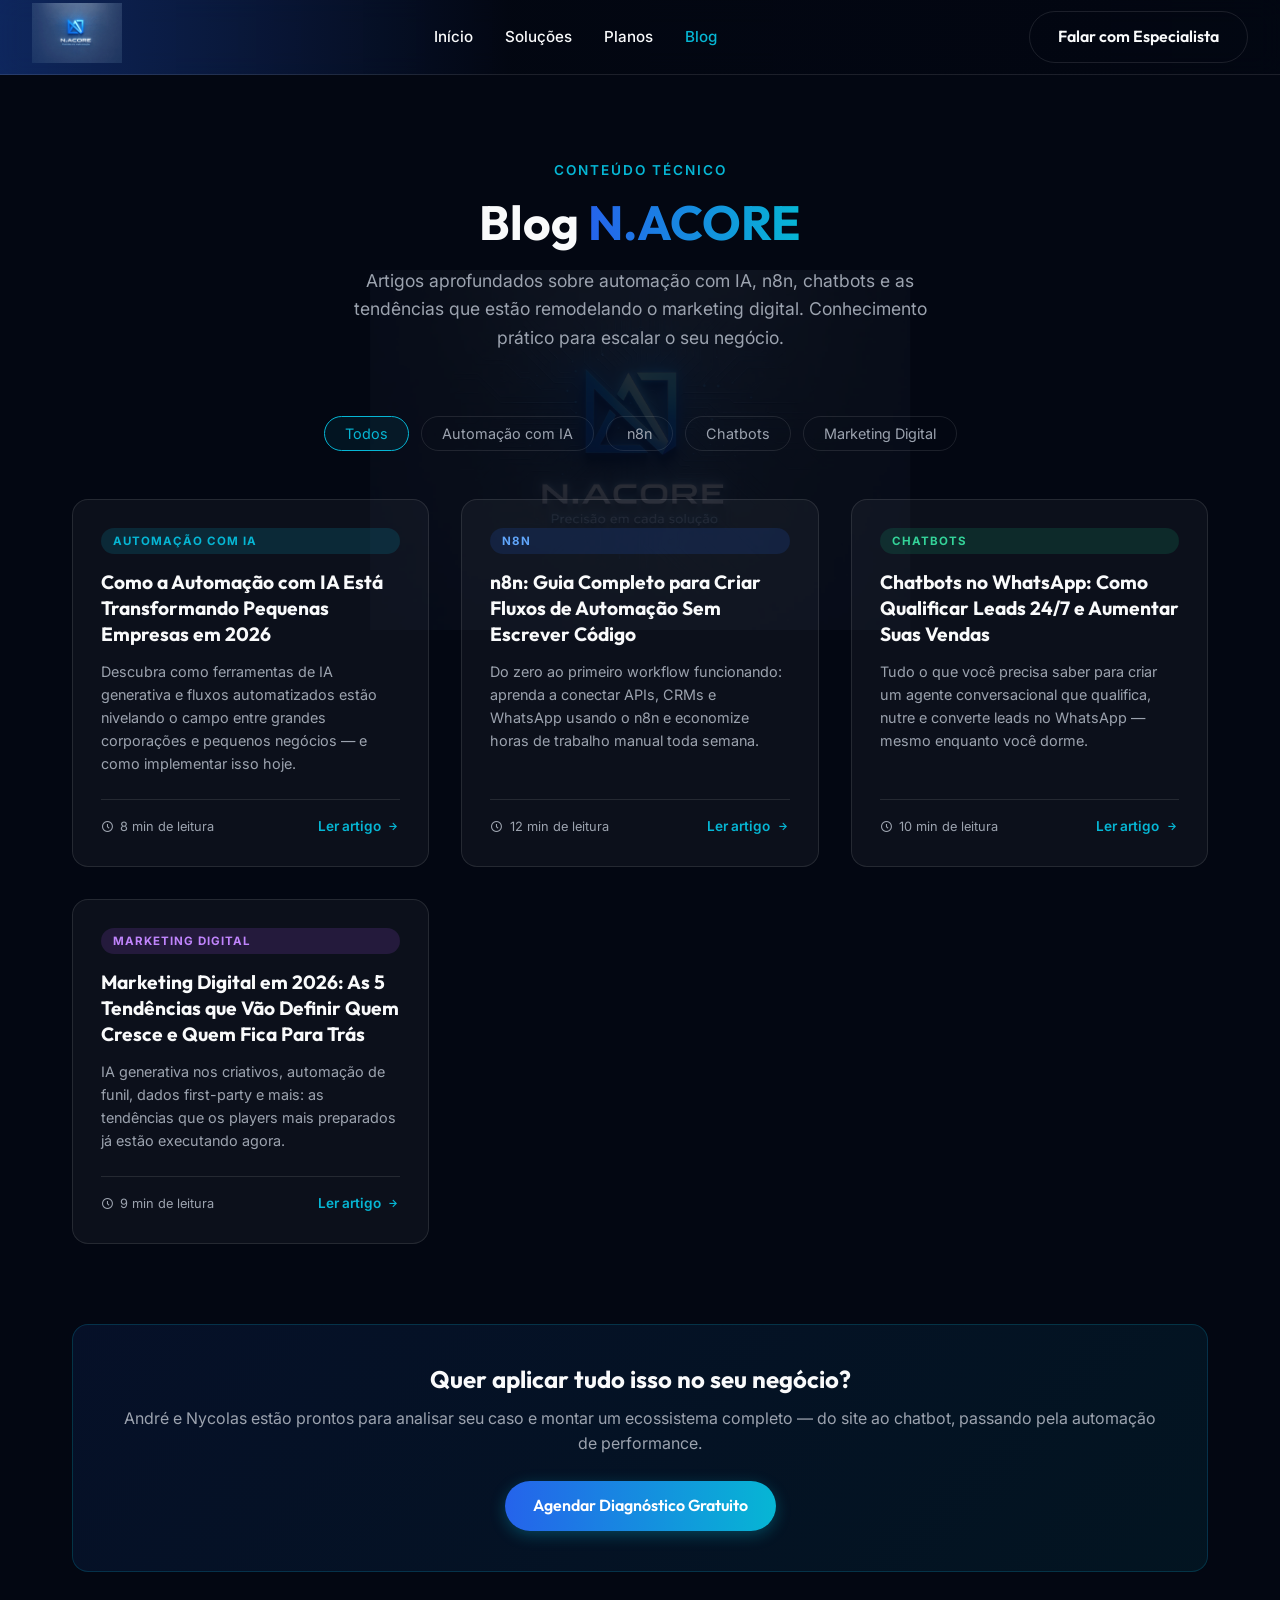
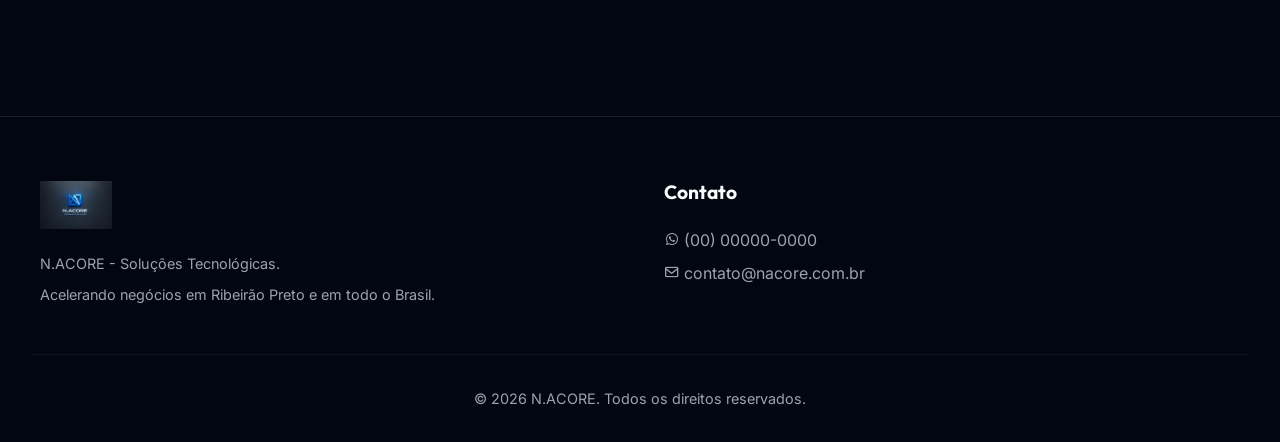
<file: blog/index.html>
<!DOCTYPE html>
<html lang="pt-BR">
<head>
    <meta charset="UTF-8">
    <meta name="viewport" content="width=device-width, initial-scale=1.0">
    <title>Blog N.ACORE | Automação, IA, n8n e Marketing Digital</title>
    <meta name="description" content="Artigos aprofundados sobre automação com IA, n8n, chatbots e tendências de marketing digital. Conteúdo técnico da N.ACORE para escalar seu negócio.">
    <meta name="robots" content="index, follow">
    <link rel="canonical" href="https://nacore.com.br/blog/">
    <meta property="og:title" content="Blog N.ACORE | Automação, IA e Marketing Digital">
    <meta property="og:description" content="Conteúdo técnico sobre automação com IA, n8n, chatbots e marketing digital.">
    <meta property="og:type" content="website">
    <meta property="og:url" content="https://nacore.com.br/blog/">
    <link rel="icon" type="image/jpeg" href="../assets/logo.jpeg">
    <link href='https://unpkg.com/boxicons@2.1.4/css/boxicons.min.css' rel='stylesheet'>
    <link rel="stylesheet" href="../style.css">
    <link rel="stylesheet" href="../blog.css">
</head>
<body>

    <!-- Header -->
    <header>
        <div class="nav-container">
            <div class="logo-container">
                <a href="../index.html"><img src="../assets/logo.jpeg" alt="N.ACORE Logo" class="logo-img"></a>
            </div>
            <ul class="nav-links">
                <li><a href="../index.html#inicio">Início</a></li>
                <li><a href="../index.html#servicos">Soluções</a></li>
                <li><a href="../index.html#planos">Planos</a></li>
                <li><a href="index.html" style="color: var(--neon-cyan);">Blog</a></li>
            </ul>
            <a href="https://wa.me/550000000000?text=Ol%C3%A1!%20Vim%20pelo%20Blog%20da%20N.ACORE." target="_blank" class="btn btn-outline">Falar com Especialista</a>
        </div>
    </header>

    <!-- Blog Listing -->
    <div class="blog-page">
        <div class="blog-page-header reveal">
            <p style="color: var(--neon-cyan); letter-spacing: 2px; text-transform: uppercase; font-size: 0.85rem; font-weight: 600; margin-bottom: 0.75rem;">Conteúdo Técnico</p>
            <h1>Blog <span class="gradient-text">N.ACORE</span></h1>
            <p>Artigos aprofundados sobre automação com IA, n8n, chatbots e as tendências que estão remodelando o marketing digital. Conhecimento prático para escalar o seu negócio.</p>
        </div>

        <!-- Categorias -->
        <div class="blog-categories reveal">
            <button class="blog-cat-btn active">Todos</button>
            <button class="blog-cat-btn">Automação com IA</button>
            <button class="blog-cat-btn">n8n</button>
            <button class="blog-cat-btn">Chatbots</button>
            <button class="blog-cat-btn">Marketing Digital</button>
        </div>

        <!-- Grid de Artigos -->
        <div class="blog-grid">

            <!-- Artigo 1 -->
            <div class="blog-card reveal">
                <div class="blog-card-body">
                    <span class="blog-card-badge badge-ai">Automação com IA</span>
                    <h3>Como a Automação com IA Está Transformando Pequenas Empresas em 2026</h3>
                    <p>Descubra como ferramentas de IA generativa e fluxos automatizados estão nivelando o campo entre grandes corporações e pequenos negócios — e como implementar isso hoje.</p>
                    <div class="blog-card-meta">
                        <span><i class='bx bx-time-five'></i> 8 min de leitura</span>
                        <a href="automacao-ia-2026.html" class="blog-read-link">Ler artigo <i class='bx bx-right-arrow-alt'></i></a>
                    </div>
                </div>
            </div>

            <!-- Artigo 2 -->
            <div class="blog-card reveal">
                <div class="blog-card-body">
                    <span class="blog-card-badge badge-n8n">n8n</span>
                    <h3>n8n: Guia Completo para Criar Fluxos de Automação Sem Escrever Código</h3>
                    <p>Do zero ao primeiro workflow funcionando: aprenda a conectar APIs, CRMs e WhatsApp usando o n8n e economize horas de trabalho manual toda semana.</p>
                    <div class="blog-card-meta">
                        <span><i class='bx bx-time-five'></i> 12 min de leitura</span>
                        <a href="guia-n8n.html" class="blog-read-link">Ler artigo <i class='bx bx-right-arrow-alt'></i></a>
                    </div>
                </div>
            </div>

            <!-- Artigo 3 -->
            <div class="blog-card reveal">
                <div class="blog-card-body">
                    <span class="blog-card-badge badge-chat">Chatbots</span>
                    <h3>Chatbots no WhatsApp: Como Qualificar Leads 24/7 e Aumentar Suas Vendas</h3>
                    <p>Tudo o que você precisa saber para criar um agente conversacional que qualifica, nutre e converte leads no WhatsApp — mesmo enquanto você dorme.</p>
                    <div class="blog-card-meta">
                        <span><i class='bx bx-time-five'></i> 10 min de leitura</span>
                        <a href="chatbots-whatsapp.html" class="blog-read-link">Ler artigo <i class='bx bx-right-arrow-alt'></i></a>
                    </div>
                </div>
            </div>

            <!-- Artigo 4 -->
            <div class="blog-card reveal">
                <div class="blog-card-body">
                    <span class="blog-card-badge badge-mkt">Marketing Digital</span>
                    <h3>Marketing Digital em 2026: As 5 Tendências que Vão Definir Quem Cresce e Quem Fica Para Trás</h3>
                    <p>IA generativa nos criativos, automação de funil, dados first-party e mais: as tendências que os players mais preparados já estão executando agora.</p>
                    <div class="blog-card-meta">
                        <span><i class='bx bx-time-five'></i> 9 min de leitura</span>
                        <a href="tendencias-marketing-2026.html" class="blog-read-link">Ler artigo <i class='bx bx-right-arrow-alt'></i></a>
                    </div>
                </div>
            </div>

        </div>

        <!-- CTA -->
        <div class="article-cta reveal" style="margin-top: 5rem;">
            <h3>Quer aplicar tudo isso no seu negócio?</h3>
            <p>André e Nycolas estão prontos para analisar seu caso e montar um ecossistema completo — do site ao chatbot, passando pela automação de performance.</p>
            <a href="https://wa.me/550000000000?text=Ol%C3%A1!%20Li%20o%20blog%20da%20N.ACORE%20e%20quero%20saber%20mais." target="_blank" class="btn btn-primary">Agendar Diagnóstico Gratuito</a>
        </div>
    </div>

    <!-- Footer -->
    <footer>
        <div class="footer-content">
            <div class="footer-logo">
                <img src="../assets/logo.jpeg" alt="N.ACORE Logo">
                <p>N.ACORE - Soluções Tecnológicas.</p>
                <p style="margin-top: 0.5rem">Acelerando negócios em Ribeirão Preto e em todo o Brasil.</p>
            </div>
            <div class="footer-links">
                <h4>Contato</h4>
                <p style="color: var(--text-muted); margin-bottom: 0.5rem"><i class='bx bxl-whatsapp'></i> (00) 00000-0000</p>
                <p style="color: var(--text-muted); margin-bottom: 0.5rem"><i class='bx bx-envelope'></i> contato@nacore.com.br</p>
            </div>
        </div>
        <div class="footer-bottom">
            <p>&copy; 2026 N.ACORE. Todos os direitos reservados.</p>
        </div>
    </footer>

    <script src="../script.js"></script>
    <script>
        // Blog category filter
        document.querySelectorAll('.blog-cat-btn').forEach(btn => {
            btn.addEventListener('click', () => {
                document.querySelectorAll('.blog-cat-btn').forEach(b => b.classList.remove('active'));
                btn.classList.add('active');
            });
        });
    </script>
</body>
</html>
</file>
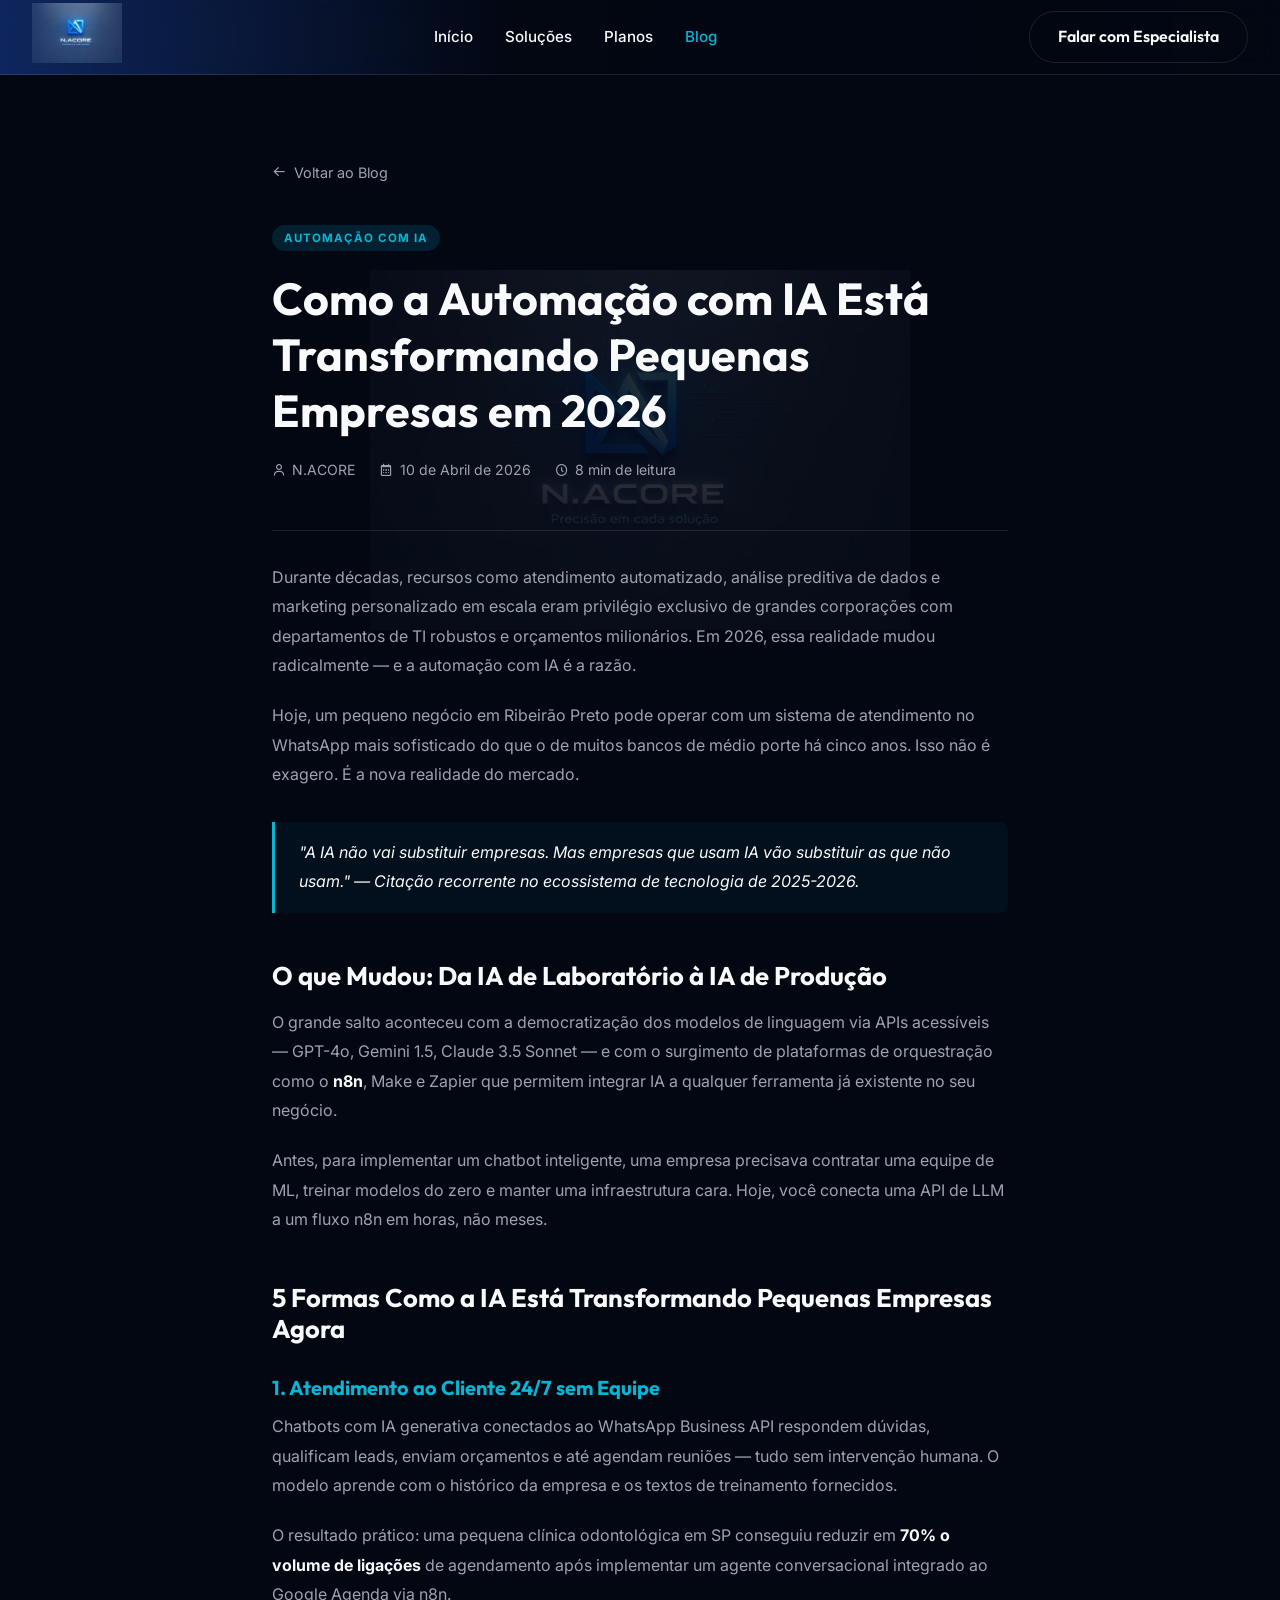
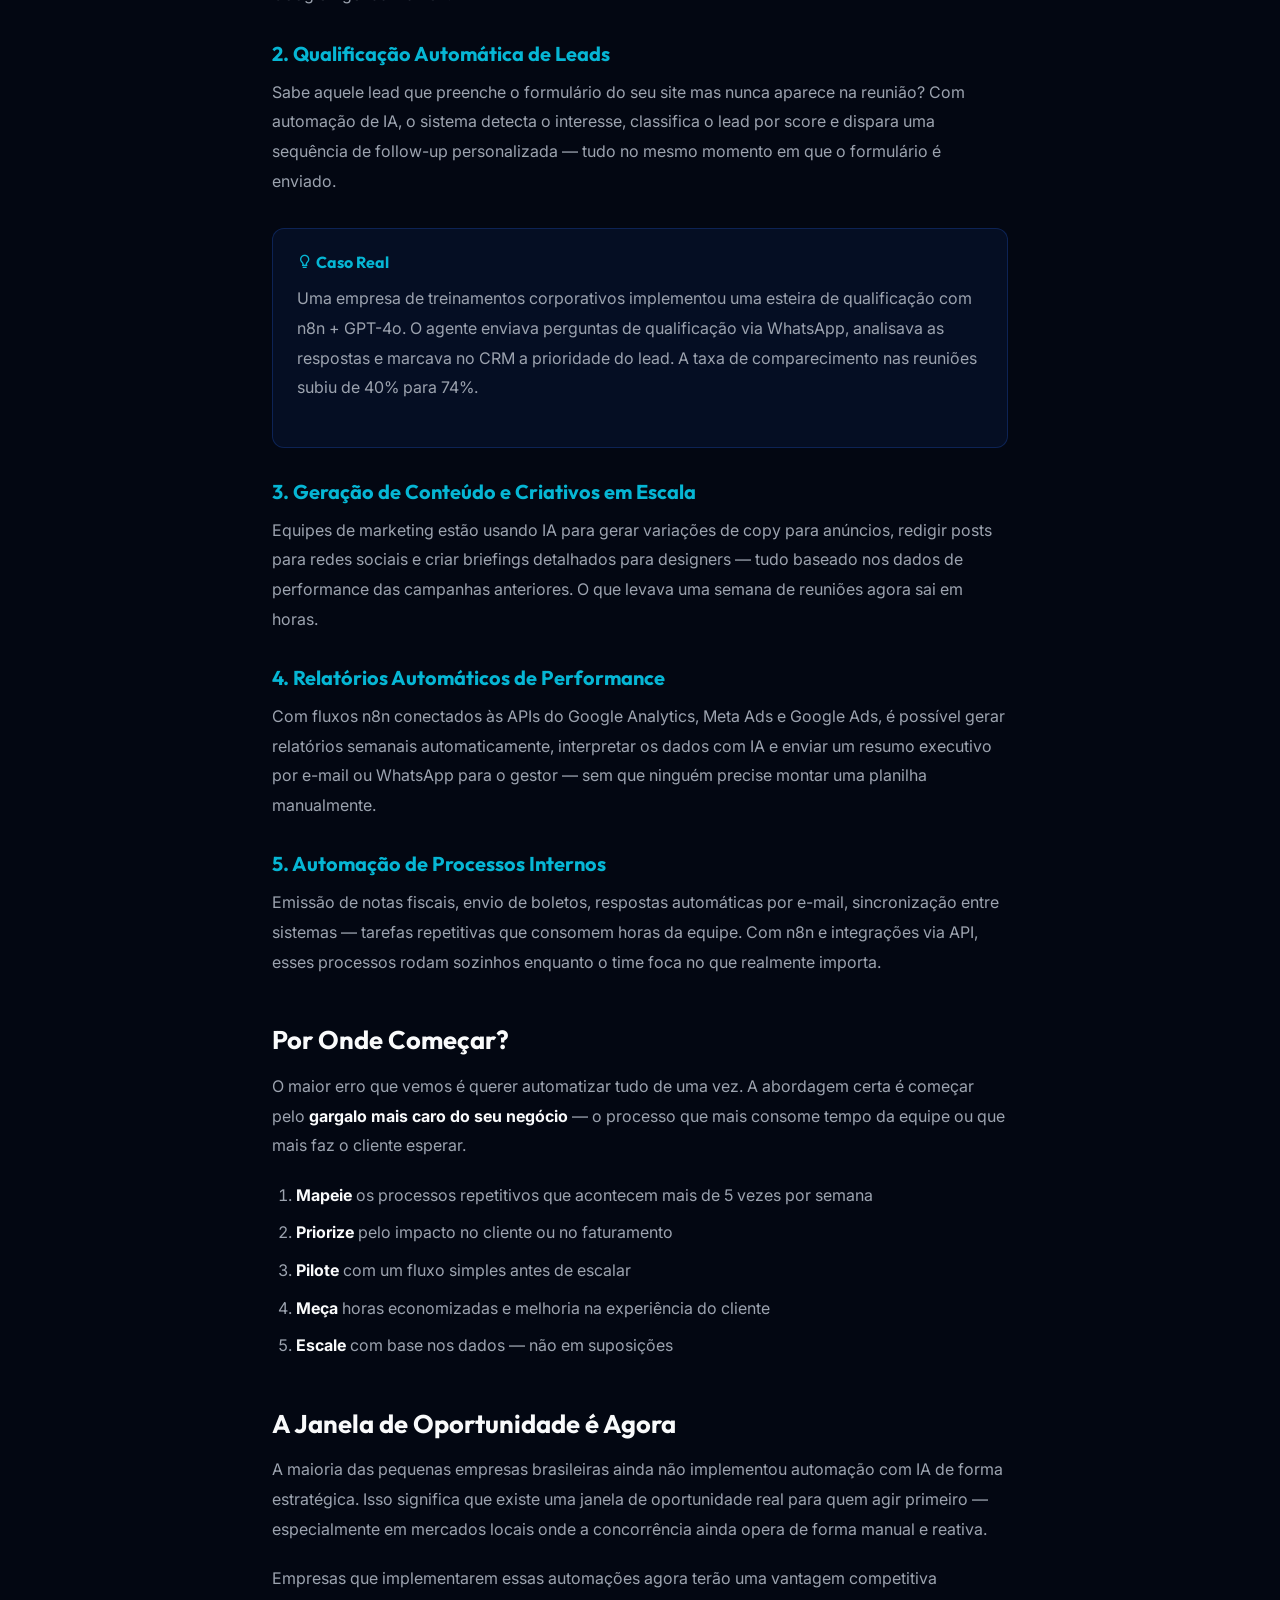
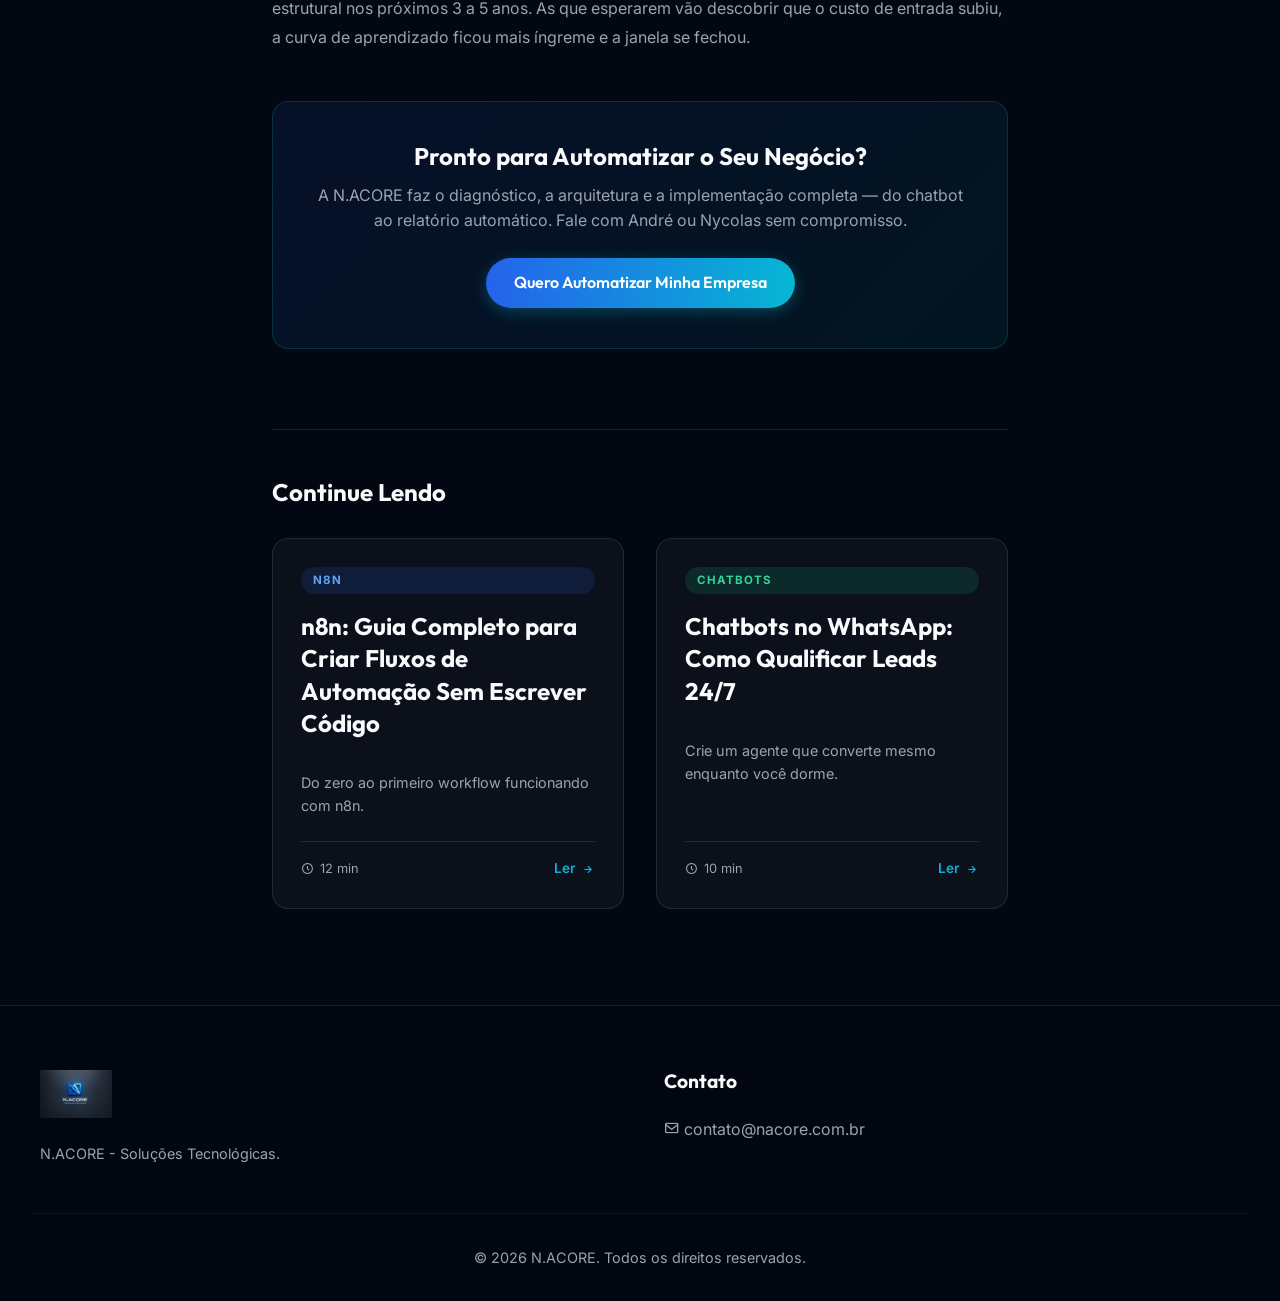
<file: blog/automacao-ia-2026.html>
<!DOCTYPE html>
<html lang="pt-BR">
<head>
    <meta charset="UTF-8">
    <meta name="viewport" content="width=device-width, initial-scale=1.0">
    <title>Como a Automação com IA Está Transformando Pequenas Empresas em 2026 | N.ACORE Blog</title>
    <meta name="description" content="IA generativa, fluxos automatizados e integrações inteligentes: veja como pequenas empresas estão using automação com IA para competir de igual para igual com grandes players em 2026.">
    <meta name="robots" content="index, follow">
    <link rel="canonical" href="https://nacore.com.br/blog/automacao-ia-2026.html">
    <meta property="og:title" content="Como a Automação com IA Está Transformando Pequenas Empresas em 2026">
    <meta property="og:description" content="Descubra como ferramentas de IA e automação estão nivelando o campo entre grandes e pequenos negócios.">
    <meta property="og:type" content="article">
    <link rel="icon" type="image/jpeg" href="../assets/logo.jpeg">
    <link href='https://unpkg.com/boxicons@2.1.4/css/boxicons.min.css' rel='stylesheet'>
    <link rel="stylesheet" href="../style.css">
    <link rel="stylesheet" href="../blog.css">
    <script type="application/ld+json">
    {"@context":"https://schema.org","@type":"Article","headline":"Como a Automação com IA Está Transformando Pequenas Empresas em 2026","author":{"@type":"Organization","name":"N.ACORE"},"publisher":{"@type":"Organization","name":"N.ACORE","url":"https://nacore.com.br"},"datePublished":"2026-04-10","description":"IA generativa e fluxos automatizados nivelando o mercado para pequenas empresas."}
    </script>
</head>
<body>
    <header>
        <div class="nav-container">
            <div class="logo-container">
                <a href="../index.html"><img src="../assets/logo.jpeg" alt="N.ACORE Logo" class="logo-img"></a>
            </div>
            <ul class="nav-links">
                <li><a href="../index.html#inicio">Início</a></li>
                <li><a href="../index.html#servicos">Soluções</a></li>
                <li><a href="../index.html#planos">Planos</a></li>
                <li><a href="index.html" style="color: var(--neon-cyan);">Blog</a></li>
            </ul>
            <a href="https://wa.me/550000000000" target="_blank" class="btn btn-outline">Falar com Especialista</a>
        </div>
    </header>

    <div class="article-wrapper">
        <a href="index.html" class="article-back"><i class='bx bx-arrow-back'></i> Voltar ao Blog</a>

        <div class="article-header">
            <span class="blog-card-badge badge-ai">Automação com IA</span>
            <h1>Como a Automação com IA Está Transformando Pequenas Empresas em 2026</h1>
            <div class="article-meta">
                <span><i class='bx bx-user'></i> N.ACORE</span>
                <span><i class='bx bx-calendar'></i> 10 de Abril de 2026</span>
                <span><i class='bx bx-time-five'></i> 8 min de leitura</span>
            </div>
        </div>
        <hr class="article-divider">

        <div class="article-body">

            <p>Durante décadas, recursos como atendimento automatizado, análise preditiva de dados e marketing personalizado em escala eram privilégio exclusivo de grandes corporações com departamentos de TI robustos e orçamentos milionários. Em 2026, essa realidade mudou radicalmente — e a automação com IA é a razão.</p>

            <p>Hoje, um pequeno negócio em Ribeirão Preto pode operar com um sistema de atendimento no WhatsApp mais sofisticado do que o de muitos bancos de médio porte há cinco anos. Isso não é exagero. É a nova realidade do mercado.</p>

            <blockquote>"A IA não vai substituir empresas. Mas empresas que usam IA vão substituir as que não usam." — Citação recorrente no ecossistema de tecnologia de 2025-2026.</blockquote>

            <h2>O que Mudou: Da IA de Laboratório à IA de Produção</h2>

            <p>O grande salto aconteceu com a democratização dos modelos de linguagem via APIs acessíveis — GPT-4o, Gemini 1.5, Claude 3.5 Sonnet — e com o surgimento de plataformas de orquestração como o <strong>n8n</strong>, Make e Zapier que permitem integrar IA a qualquer ferramenta já existente no seu negócio.</p>

            <p>Antes, para implementar um chatbot inteligente, uma empresa precisava contratar uma equipe de ML, treinar modelos do zero e manter uma infraestrutura cara. Hoje, você conecta uma API de LLM a um fluxo n8n em horas, não meses.</p>

            <h2>5 Formas Como a IA Está Transformando Pequenas Empresas Agora</h2>

            <h3>1. Atendimento ao Cliente 24/7 sem Equipe</h3>
            <p>Chatbots com IA generativa conectados ao WhatsApp Business API respondem dúvidas, qualificam leads, enviam orçamentos e até agendam reuniões — tudo sem intervenção humana. O modelo aprende com o histórico da empresa e os textos de treinamento fornecidos.</p>
            <p>O resultado prático: uma pequena clínica odontológica em SP conseguiu reduzir em <strong>70% o volume de ligações</strong> de agendamento após implementar um agente conversacional integrado ao Google Agenda via n8n.</p>

            <h3>2. Qualificação Automática de Leads</h3>
            <p>Sabe aquele lead que preenche o formulário do seu site mas nunca aparece na reunião? Com automação de IA, o sistema detecta o interesse, classifica o lead por score e dispara uma sequência de follow-up personalizada — tudo no mesmo momento em que o formulário é enviado.</p>

            <div class="highlight-box">
                <h4><i class='bx bx-bulb'></i> Caso Real</h4>
                <p>Uma empresa de treinamentos corporativos implementou uma esteira de qualificação com n8n + GPT-4o. O agente enviava perguntas de qualificação via WhatsApp, analisava as respostas e marcava no CRM a prioridade do lead. A taxa de comparecimento nas reuniões subiu de 40% para 74%.</p>
            </div>

            <h3>3. Geração de Conteúdo e Criativos em Escala</h3>
            <p>Equipes de marketing estão usando IA para gerar variações de copy para anúncios, redigir posts para redes sociais e criar briefings detalhados para designers — tudo baseado nos dados de performance das campanhas anteriores. O que levava uma semana de reuniões agora sai em horas.</p>

            <h3>4. Relatórios Automáticos de Performance</h3>
            <p>Com fluxos n8n conectados às APIs do Google Analytics, Meta Ads e Google Ads, é possível gerar relatórios semanais automaticamente, interpretar os dados com IA e enviar um resumo executivo por e-mail ou WhatsApp para o gestor — sem que ninguém precise montar uma planilha manualmente.</p>

            <h3>5. Automação de Processos Internos</h3>
            <p>Emissão de notas fiscais, envio de boletos, respostas automáticas por e-mail, sincronização entre sistemas — tarefas repetitivas que consomem horas da equipe. Com n8n e integrações via API, esses processos rodam sozinhos enquanto o time foca no que realmente importa.</p>

            <h2>Por Onde Começar?</h2>

            <p>O maior erro que vemos é querer automatizar tudo de uma vez. A abordagem certa é começar pelo <strong>gargalo mais caro do seu negócio</strong> — o processo que mais consome tempo da equipe ou que mais faz o cliente esperar.</p>

            <ol>
                <li><strong>Mapeie</strong> os processos repetitivos que acontecem mais de 5 vezes por semana</li>
                <li><strong>Priorize</strong> pelo impacto no cliente ou no faturamento</li>
                <li><strong>Pilote</strong> com um fluxo simples antes de escalar</li>
                <li><strong>Meça</strong> horas economizadas e melhoria na experiência do cliente</li>
                <li><strong>Escale</strong> com base nos dados — não em suposições</li>
            </ol>

            <h2>A Janela de Oportunidade é Agora</h2>

            <p>A maioria das pequenas empresas brasileiras ainda não implementou automação com IA de forma estratégica. Isso significa que existe uma janela de oportunidade real para quem agir primeiro — especialmente em mercados locais onde a concorrência ainda opera de forma manual e reativa.</p>

            <p>Empresas que implementarem essas automações agora terão uma vantagem competitiva estrutural nos próximos 3 a 5 anos. As que esperarem vão descobrir que o custo de entrada subiu, a curva de aprendizado ficou mais íngreme e a janela se fechou.</p>

        </div>

        <!-- CTA -->
        <div class="article-cta">
            <h3>Pronto para Automatizar o Seu Negócio?</h3>
            <p>A N.ACORE faz o diagnóstico, a arquitetura e a implementação completa — do chatbot ao relatório automático. Fale com André ou Nycolas sem compromisso.</p>
            <a href="https://wa.me/550000000000?text=Ol%C3%A1!%20Li%20o%20artigo%20sobre%20Automa%C3%A7%C3%A3o%20com%20IA%20e%20quero%20aplicar%20no%20meu%20neg%C3%B3cio." target="_blank" class="btn btn-primary">Quero Automatizar Minha Empresa</a>
        </div>

        <!-- Artigos Relacionados -->
        <div class="related-articles">
            <h3>Continue Lendo</h3>
            <div class="blog-grid">
                <div class="blog-card">
                    <div class="blog-card-body">
                        <span class="blog-card-badge badge-n8n">n8n</span>
                        <h3>n8n: Guia Completo para Criar Fluxos de Automação Sem Escrever Código</h3>
                        <p>Do zero ao primeiro workflow funcionando com n8n.</p>
                        <div class="blog-card-meta">
                            <span><i class='bx bx-time-five'></i> 12 min</span>
                            <a href="guia-n8n.html" class="blog-read-link">Ler <i class='bx bx-right-arrow-alt'></i></a>
                        </div>
                    </div>
                </div>
                <div class="blog-card">
                    <div class="blog-card-body">
                        <span class="blog-card-badge badge-chat">Chatbots</span>
                        <h3>Chatbots no WhatsApp: Como Qualificar Leads 24/7</h3>
                        <p>Crie um agente que converte mesmo enquanto você dorme.</p>
                        <div class="blog-card-meta">
                            <span><i class='bx bx-time-five'></i> 10 min</span>
                            <a href="chatbots-whatsapp.html" class="blog-read-link">Ler <i class='bx bx-right-arrow-alt'></i></a>
                        </div>
                    </div>
                </div>
            </div>
        </div>
    </div>

    <footer>
        <div class="footer-content">
            <div class="footer-logo">
                <img src="../assets/logo.jpeg" alt="N.ACORE Logo">
                <p>N.ACORE - Soluções Tecnológicas.</p>
            </div>
            <div class="footer-links">
                <h4>Contato</h4>
                <p style="color: var(--text-muted)"><i class='bx bx-envelope'></i> contato@nacore.com.br</p>
            </div>
        </div>
        <div class="footer-bottom"><p>&copy; 2026 N.ACORE. Todos os direitos reservados.</p></div>
    </footer>
    <script src="../script.js"></script>
</body>
</html>
</file>
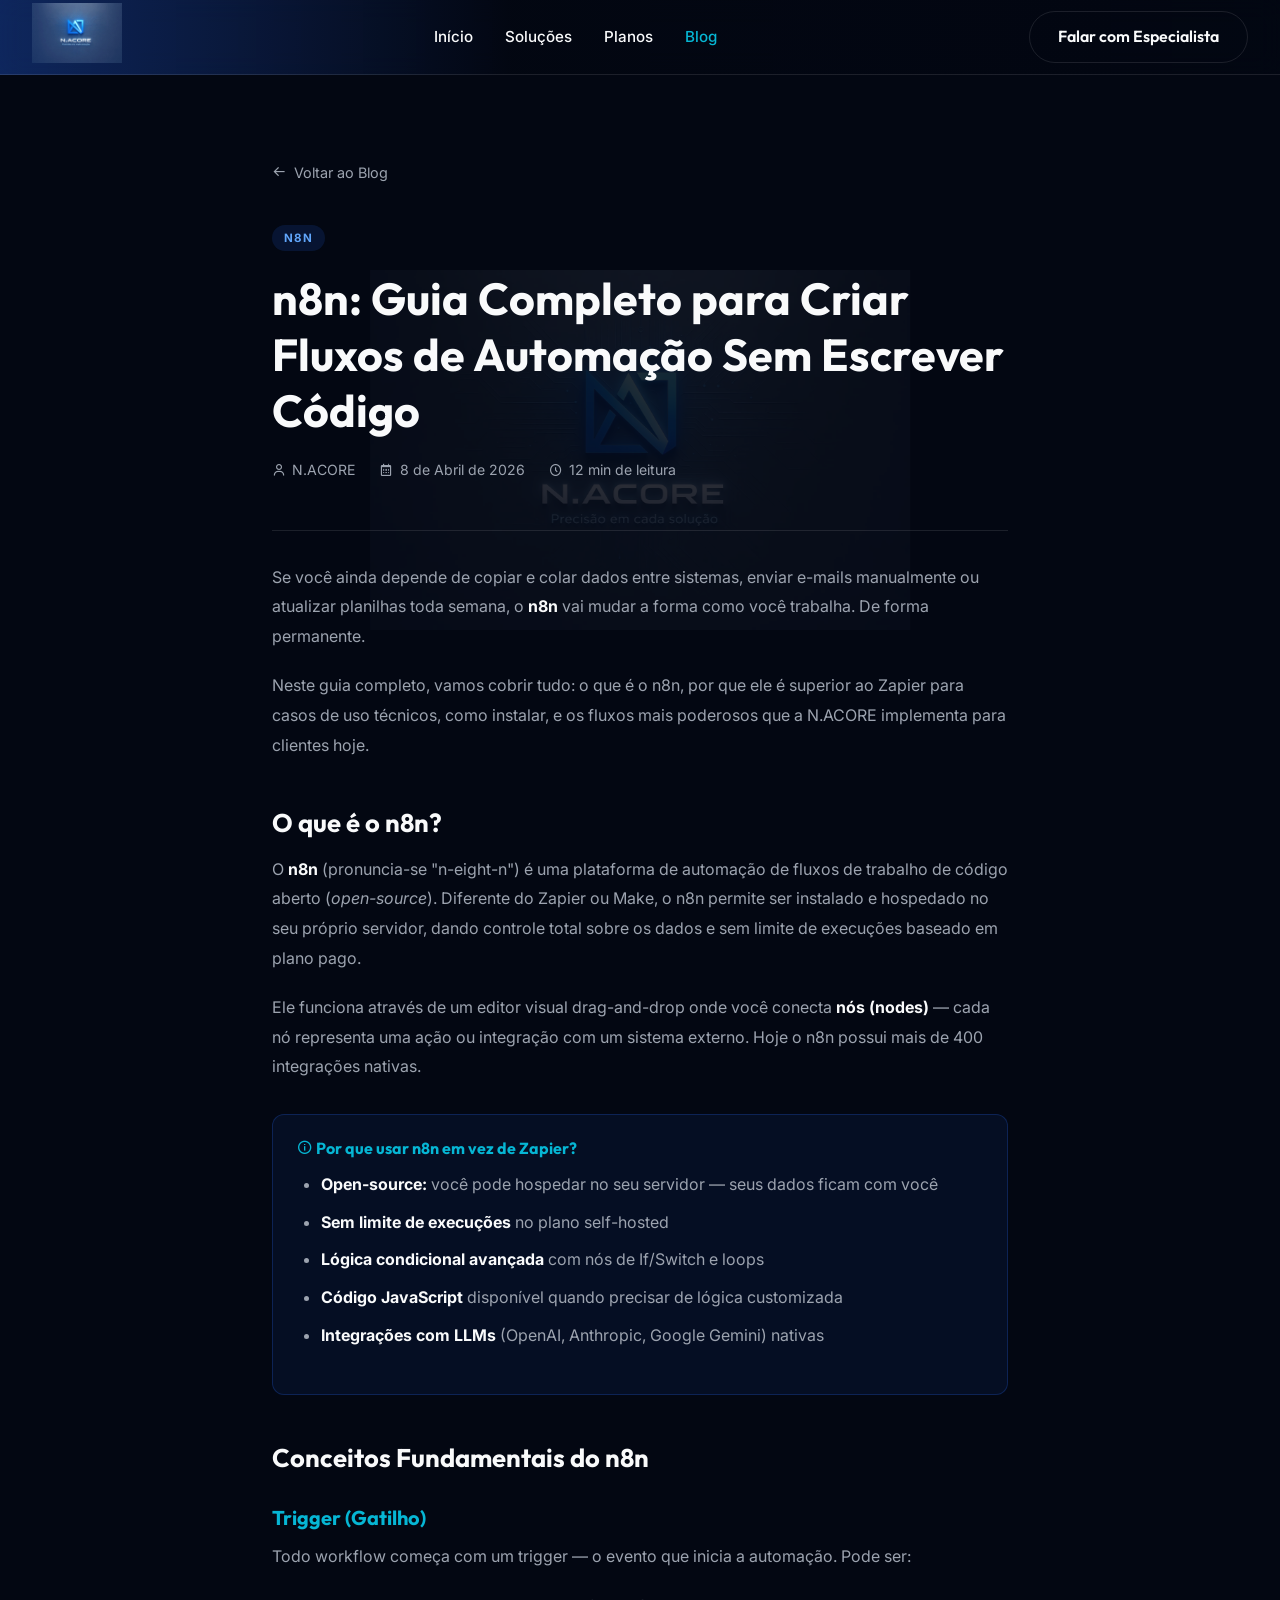
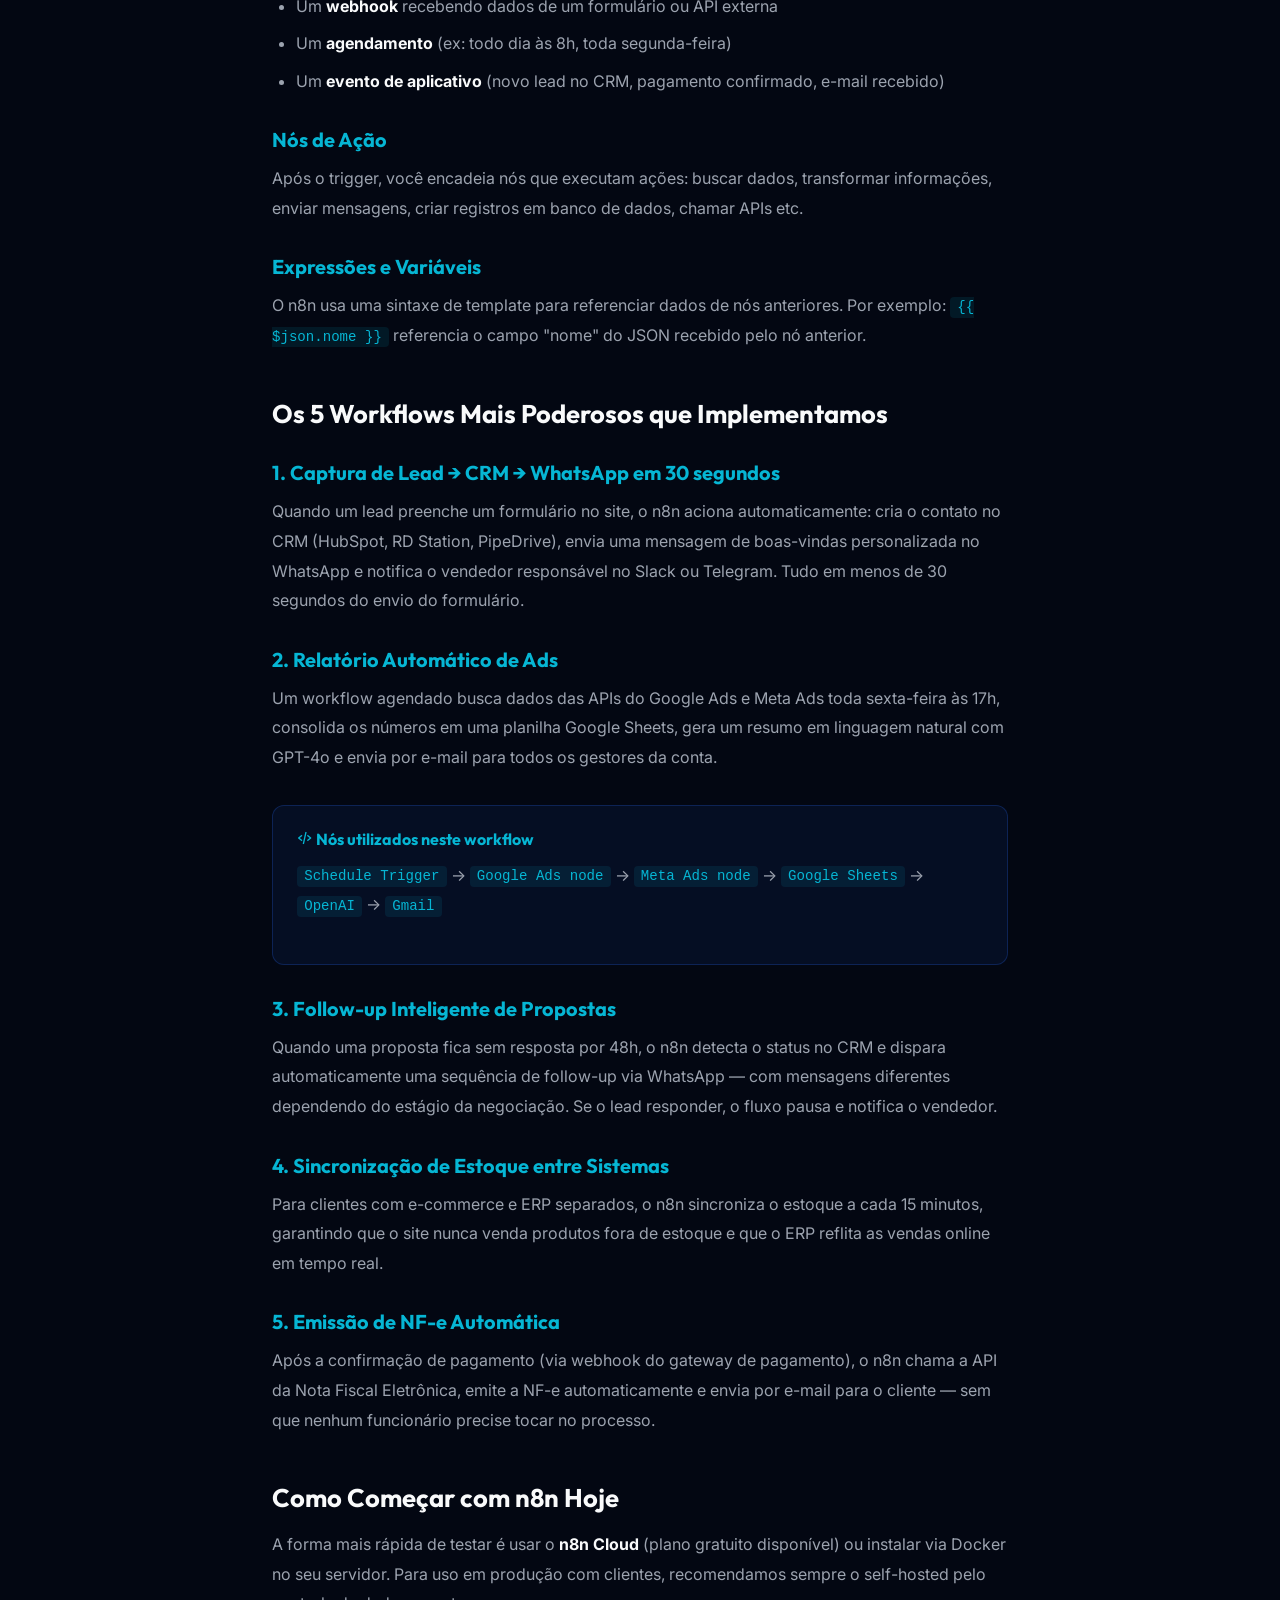
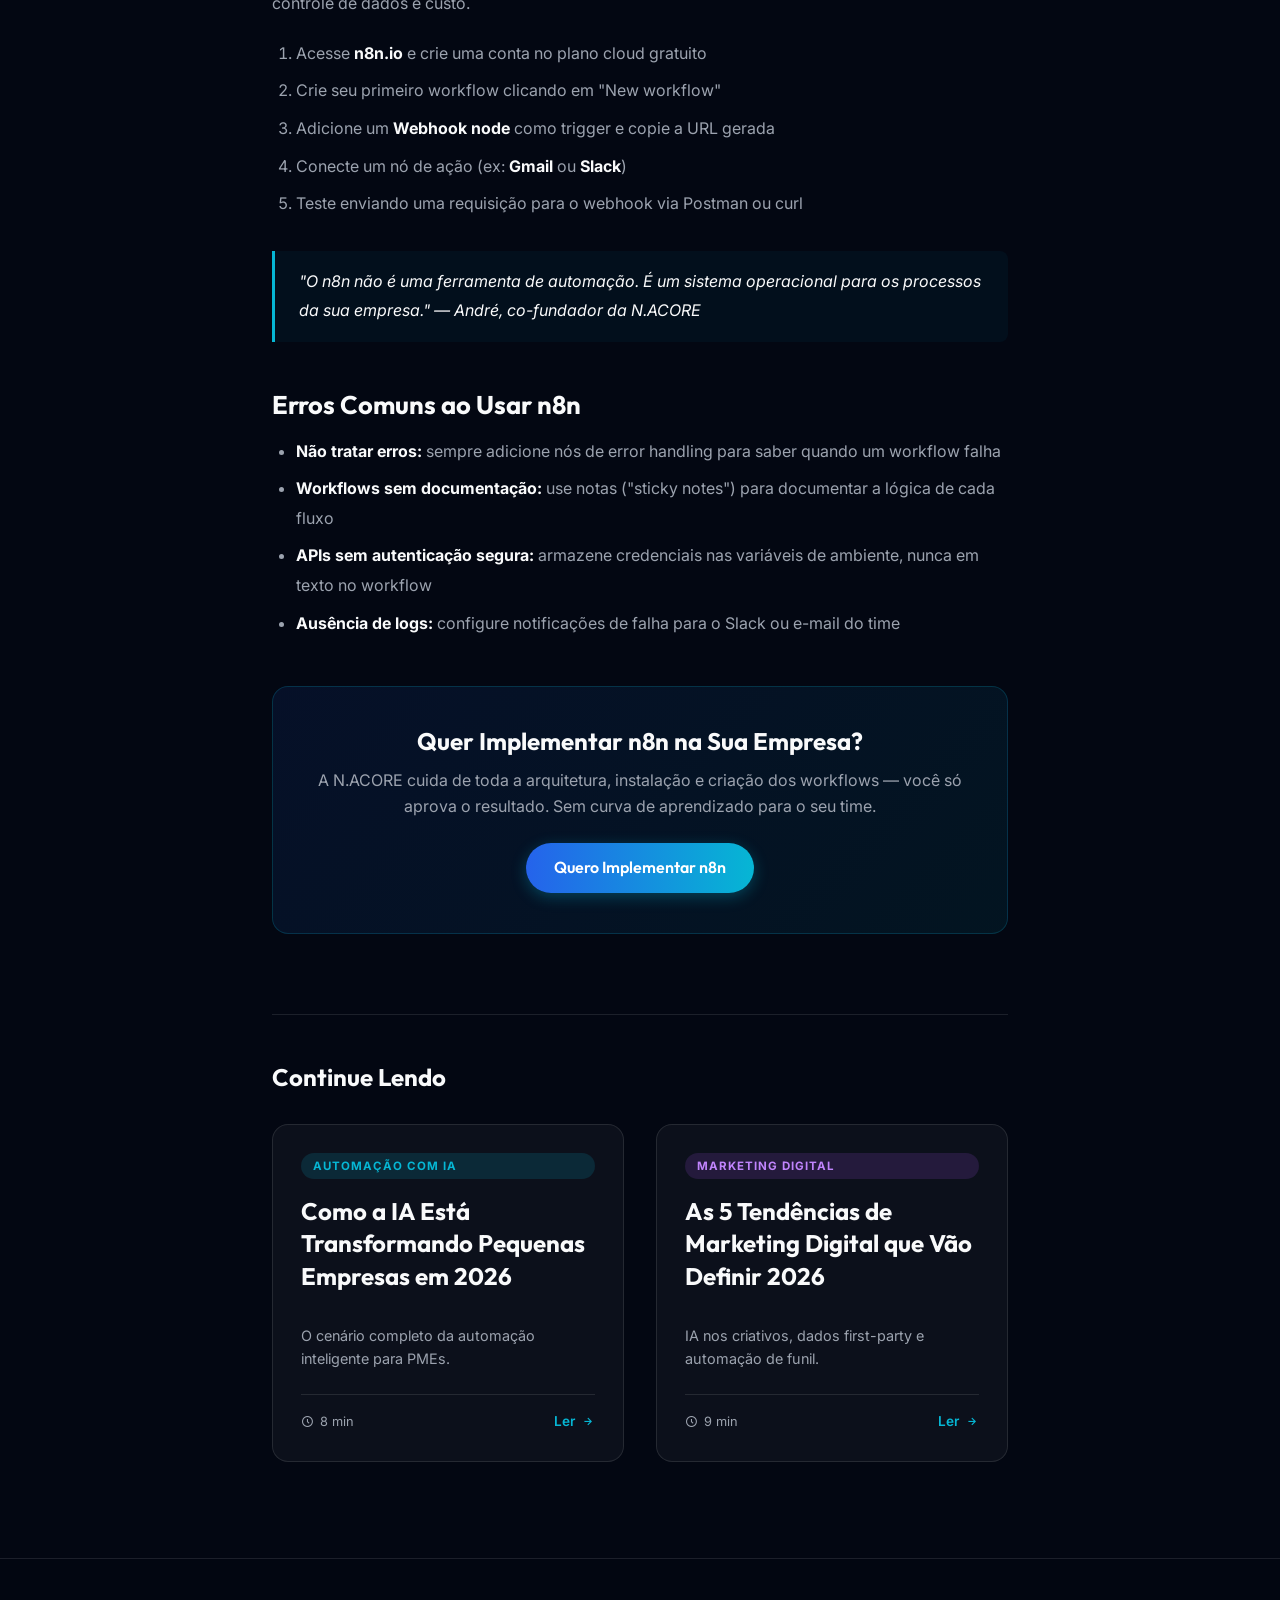
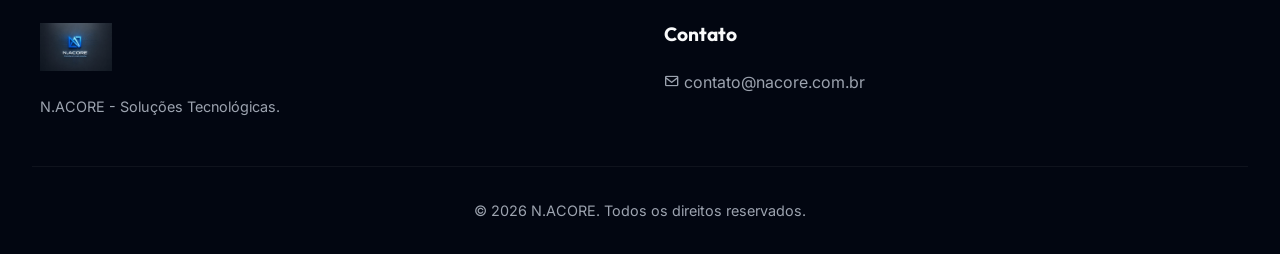
<file: blog/guia-n8n.html>
<!DOCTYPE html>
<html lang="pt-BR">
<head>
    <meta charset="UTF-8">
    <meta name="viewport" content="width=device-width, initial-scale=1.0">
    <title>n8n: Guia Completo para Criar Fluxos de Automação Sem Código | N.ACORE Blog</title>
    <meta name="description" content="Aprenda a usar o n8n do zero: conecte APIs, CRMs, WhatsApp e Google Sheets sem escrever uma linha de código. Guia prático e completo da N.ACORE.">
    <meta name="robots" content="index, follow">
    <link rel="canonical" href="https://nacore.com.br/blog/guia-n8n.html">
    <meta property="og:title" content="n8n: Guia Completo para Criar Fluxos de Automação Sem Código">
    <meta property="og:description" content="Do zero ao primeiro workflow: conecte APIs, CRM e WhatsApp com n8n sem programar.">
    <meta property="og:type" content="article">
    <link rel="icon" type="image/jpeg" href="../assets/logo.jpeg">
    <link href='https://unpkg.com/boxicons@2.1.4/css/boxicons.min.css' rel='stylesheet'>
    <link rel="stylesheet" href="../style.css">
    <link rel="stylesheet" href="../blog.css">
    <script type="application/ld+json">
    {"@context":"https://schema.org","@type":"Article","headline":"n8n: Guia Completo para Criar Fluxos de Automação Sem Código","author":{"@type":"Organization","name":"N.ACORE"},"publisher":{"@type":"Organization","name":"N.ACORE","url":"https://nacore.com.br"},"datePublished":"2026-04-08","description":"Guia prático para criar fluxos de automação com n8n sem escrever código."}
    </script>
</head>
<body>
    <header>
        <div class="nav-container">
            <div class="logo-container">
                <a href="../index.html"><img src="../assets/logo.jpeg" alt="N.ACORE Logo" class="logo-img"></a>
            </div>
            <ul class="nav-links">
                <li><a href="../index.html#inicio">Início</a></li>
                <li><a href="../index.html#servicos">Soluções</a></li>
                <li><a href="../index.html#planos">Planos</a></li>
                <li><a href="index.html" style="color: var(--neon-cyan);">Blog</a></li>
            </ul>
            <a href="https://wa.me/550000000000" target="_blank" class="btn btn-outline">Falar com Especialista</a>
        </div>
    </header>

    <div class="article-wrapper">
        <a href="index.html" class="article-back"><i class='bx bx-arrow-back'></i> Voltar ao Blog</a>

        <div class="article-header">
            <span class="blog-card-badge badge-n8n">n8n</span>
            <h1>n8n: Guia Completo para Criar Fluxos de Automação Sem Escrever Código</h1>
            <div class="article-meta">
                <span><i class='bx bx-user'></i> N.ACORE</span>
                <span><i class='bx bx-calendar'></i> 8 de Abril de 2026</span>
                <span><i class='bx bx-time-five'></i> 12 min de leitura</span>
            </div>
        </div>
        <hr class="article-divider">

        <div class="article-body">

            <p>Se você ainda depende de copiar e colar dados entre sistemas, enviar e-mails manualmente ou atualizar planilhas toda semana, o <strong>n8n</strong> vai mudar a forma como você trabalha. De forma permanente.</p>

            <p>Neste guia completo, vamos cobrir tudo: o que é o n8n, por que ele é superior ao Zapier para casos de uso técnicos, como instalar, e os fluxos mais poderosos que a N.ACORE implementa para clientes hoje.</p>

            <h2>O que é o n8n?</h2>

            <p>O <strong>n8n</strong> (pronuncia-se "n-eight-n") é uma plataforma de automação de fluxos de trabalho de código aberto (<em>open-source</em>). Diferente do Zapier ou Make, o n8n permite ser instalado e hospedado no seu próprio servidor, dando controle total sobre os dados e sem limite de execuções baseado em plano pago.</p>

            <p>Ele funciona através de um editor visual drag-and-drop onde você conecta <strong>nós (nodes)</strong> — cada nó representa uma ação ou integração com um sistema externo. Hoje o n8n possui mais de 400 integrações nativas.</p>

            <div class="highlight-box">
                <h4><i class='bx bx-info-circle'></i> Por que usar n8n em vez de Zapier?</h4>
                <ul>
                    <li><strong>Open-source:</strong> você pode hospedar no seu servidor — seus dados ficam com você</li>
                    <li><strong>Sem limite de execuções</strong> no plano self-hosted</li>
                    <li><strong>Lógica condicional avançada</strong> com nós de If/Switch e loops</li>
                    <li><strong>Código JavaScript</strong> disponível quando precisar de lógica customizada</li>
                    <li><strong>Integrações com LLMs</strong> (OpenAI, Anthropic, Google Gemini) nativas</li>
                </ul>
            </div>

            <h2>Conceitos Fundamentais do n8n</h2>

            <h3>Trigger (Gatilho)</h3>
            <p>Todo workflow começa com um trigger — o evento que inicia a automação. Pode ser:</p>
            <ul>
                <li>Um <strong>webhook</strong> recebendo dados de um formulário ou API externa</li>
                <li>Um <strong>agendamento</strong> (ex: todo dia às 8h, toda segunda-feira)</li>
                <li>Um <strong>evento de aplicativo</strong> (novo lead no CRM, pagamento confirmado, e-mail recebido)</li>
            </ul>

            <h3>Nós de Ação</h3>
            <p>Após o trigger, você encadeia nós que executam ações: buscar dados, transformar informações, enviar mensagens, criar registros em banco de dados, chamar APIs etc.</p>

            <h3>Expressões e Variáveis</h3>
            <p>O n8n usa uma sintaxe de template para referenciar dados de nós anteriores. Por exemplo: <code>{{ $json.nome }}</code> referencia o campo "nome" do JSON recebido pelo nó anterior.</p>

            <h2>Os 5 Workflows Mais Poderosos que Implementamos</h2>

            <h3>1. Captura de Lead → CRM → WhatsApp em 30 segundos</h3>
            <p>Quando um lead preenche um formulário no site, o n8n aciona automaticamente: cria o contato no CRM (HubSpot, RD Station, PipeDrive), envia uma mensagem de boas-vindas personalizada no WhatsApp e notifica o vendedor responsável no Slack ou Telegram. Tudo em menos de 30 segundos do envio do formulário.</p>

            <h3>2. Relatório Automático de Ads</h3>
            <p>Um workflow agendado busca dados das APIs do Google Ads e Meta Ads toda sexta-feira às 17h, consolida os números em uma planilha Google Sheets, gera um resumo em linguagem natural com GPT-4o e envia por e-mail para todos os gestores da conta.</p>

            <div class="highlight-box">
                <h4><i class='bx bx-code-alt'></i> Nós utilizados neste workflow</h4>
                <p><code>Schedule Trigger</code> → <code>Google Ads node</code> → <code>Meta Ads node</code> → <code>Google Sheets</code> → <code>OpenAI</code> → <code>Gmail</code></p>
            </div>

            <h3>3. Follow-up Inteligente de Propostas</h3>
            <p>Quando uma proposta fica sem resposta por 48h, o n8n detecta o status no CRM e dispara automaticamente uma sequência de follow-up via WhatsApp — com mensagens diferentes dependendo do estágio da negociação. Se o lead responder, o fluxo pausa e notifica o vendedor.</p>

            <h3>4. Sincronização de Estoque entre Sistemas</h3>
            <p>Para clientes com e-commerce e ERP separados, o n8n sincroniza o estoque a cada 15 minutos, garantindo que o site nunca venda produtos fora de estoque e que o ERP reflita as vendas online em tempo real.</p>

            <h3>5. Emissão de NF-e Automática</h3>
            <p>Após a confirmação de pagamento (via webhook do gateway de pagamento), o n8n chama a API da Nota Fiscal Eletrônica, emite a NF-e automaticamente e envia por e-mail para o cliente — sem que nenhum funcionário precise tocar no processo.</p>

            <h2>Como Começar com n8n Hoje</h2>

            <p>A forma mais rápida de testar é usar o <strong>n8n Cloud</strong> (plano gratuito disponível) ou instalar via Docker no seu servidor. Para uso em produção com clientes, recomendamos sempre o self-hosted pelo controle de dados e custo.</p>

            <ol>
                <li>Acesse <strong>n8n.io</strong> e crie uma conta no plano cloud gratuito</li>
                <li>Crie seu primeiro workflow clicando em "New workflow"</li>
                <li>Adicione um <strong>Webhook node</strong> como trigger e copie a URL gerada</li>
                <li>Conecte um nó de ação (ex: <strong>Gmail</strong> ou <strong>Slack</strong>)</li>
                <li>Teste enviando uma requisição para o webhook via Postman ou curl</li>
            </ol>

            <blockquote>"O n8n não é uma ferramenta de automação. É um sistema operacional para os processos da sua empresa." — André, co-fundador da N.ACORE</blockquote>

            <h2>Erros Comuns ao Usar n8n</h2>

            <ul>
                <li><strong>Não tratar erros:</strong> sempre adicione nós de error handling para saber quando um workflow falha</li>
                <li><strong>Workflows sem documentação:</strong> use notas ("sticky notes") para documentar a lógica de cada fluxo</li>
                <li><strong>APIs sem autenticação segura:</strong> armazene credenciais nas variáveis de ambiente, nunca em texto no workflow</li>
                <li><strong>Ausência de logs:</strong> configure notificações de falha para o Slack ou e-mail do time</li>
            </ul>

        </div>

        <div class="article-cta">
            <h3>Quer Implementar n8n na Sua Empresa?</h3>
            <p>A N.ACORE cuida de toda a arquitetura, instalação e criação dos workflows — você só aprova o resultado. Sem curva de aprendizado para o seu time.</p>
            <a href="https://wa.me/550000000000?text=Ol%C3%A1!%20Li%20o%20guia%20de%20n8n%20e%20quero%20implementar%20na%20minha%20empresa." target="_blank" class="btn btn-primary">Quero Implementar n8n</a>
        </div>

        <div class="related-articles">
            <h3>Continue Lendo</h3>
            <div class="blog-grid">
                <div class="blog-card">
                    <div class="blog-card-body">
                        <span class="blog-card-badge badge-ai">Automação com IA</span>
                        <h3>Como a IA Está Transformando Pequenas Empresas em 2026</h3>
                        <p>O cenário completo da automação inteligente para PMEs.</p>
                        <div class="blog-card-meta">
                            <span><i class='bx bx-time-five'></i> 8 min</span>
                            <a href="automacao-ia-2026.html" class="blog-read-link">Ler <i class='bx bx-right-arrow-alt'></i></a>
                        </div>
                    </div>
                </div>
                <div class="blog-card">
                    <div class="blog-card-body">
                        <span class="blog-card-badge badge-mkt">Marketing Digital</span>
                        <h3>As 5 Tendências de Marketing Digital que Vão Definir 2026</h3>
                        <p>IA nos criativos, dados first-party e automação de funil.</p>
                        <div class="blog-card-meta">
                            <span><i class='bx bx-time-five'></i> 9 min</span>
                            <a href="tendencias-marketing-2026.html" class="blog-read-link">Ler <i class='bx bx-right-arrow-alt'></i></a>
                        </div>
                    </div>
                </div>
            </div>
        </div>
    </div>

    <footer>
        <div class="footer-content">
            <div class="footer-logo">
                <img src="../assets/logo.jpeg" alt="N.ACORE Logo">
                <p>N.ACORE - Soluções Tecnológicas.</p>
            </div>
            <div class="footer-links">
                <h4>Contato</h4>
                <p style="color: var(--text-muted)"><i class='bx bx-envelope'></i> contato@nacore.com.br</p>
            </div>
        </div>
        <div class="footer-bottom"><p>&copy; 2026 N.ACORE. Todos os direitos reservados.</p></div>
    </footer>
    <script src="../script.js"></script>
</body>
</html>
</file>
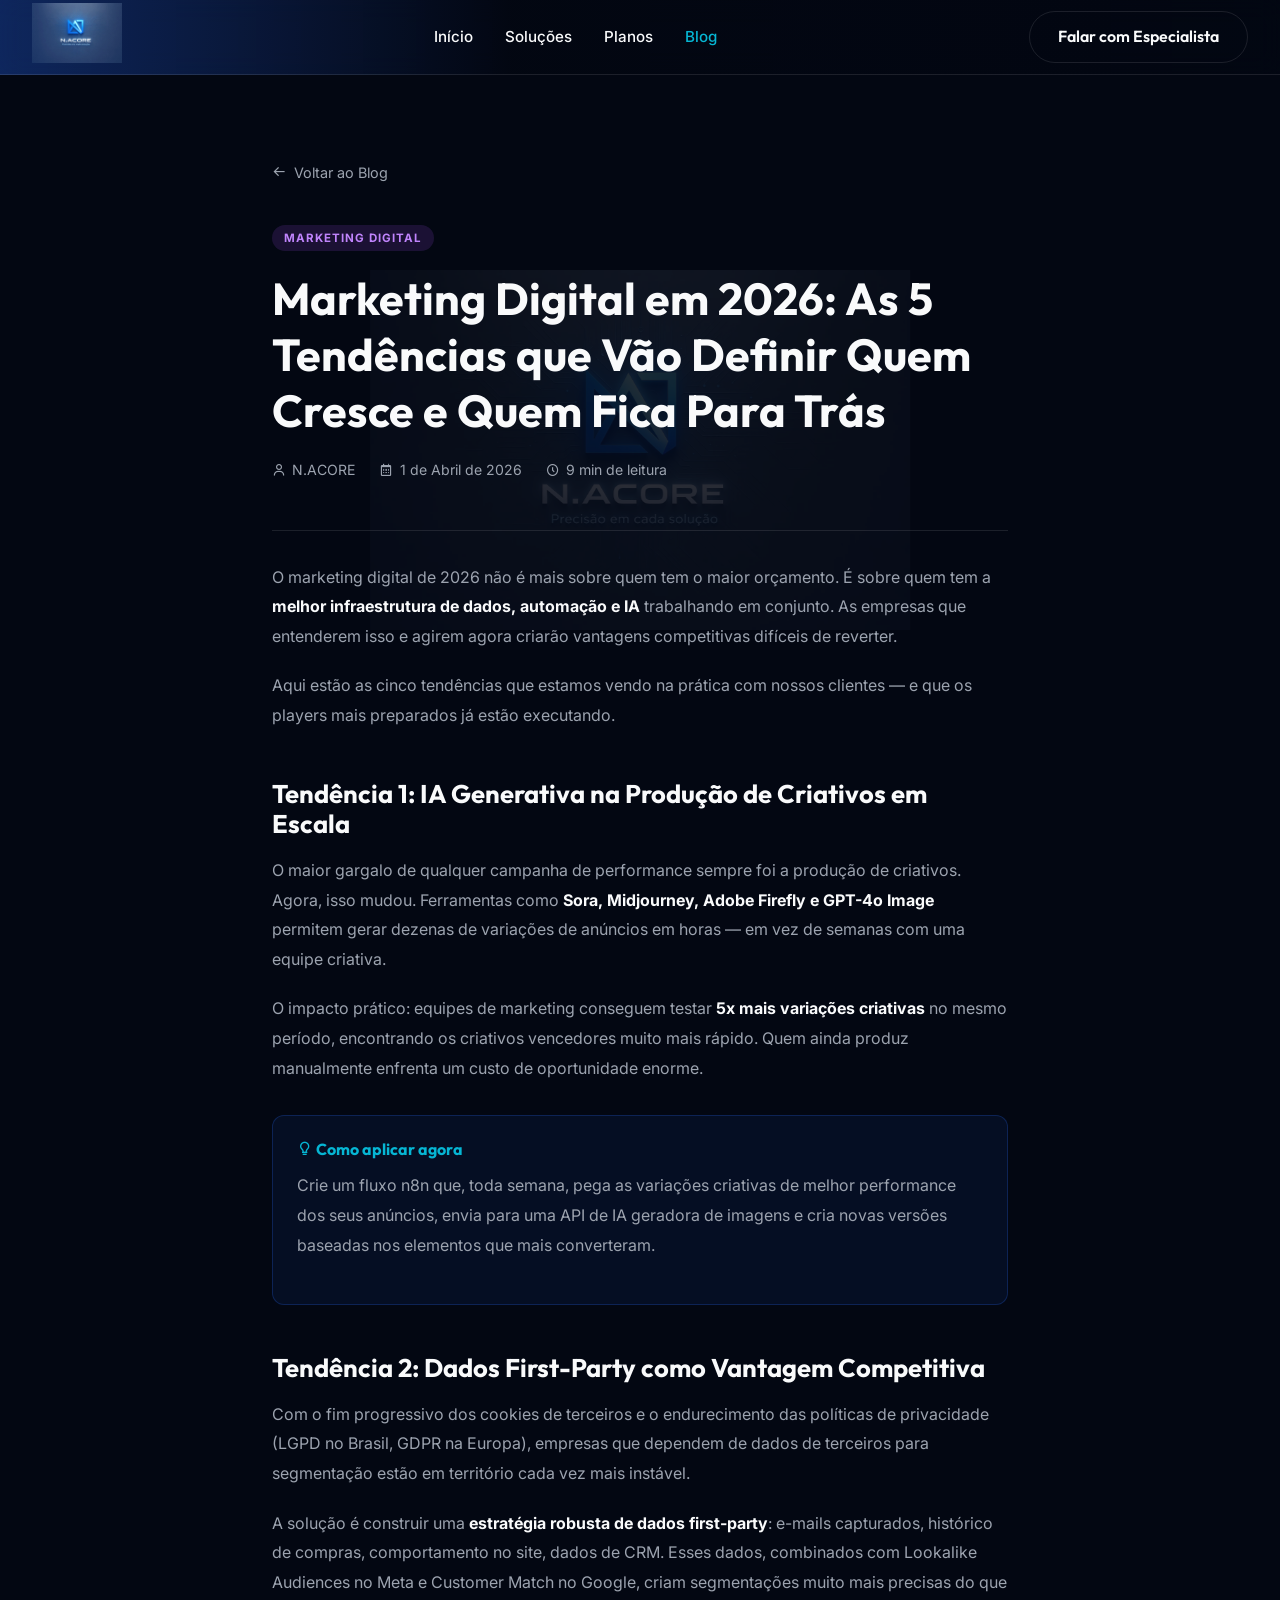
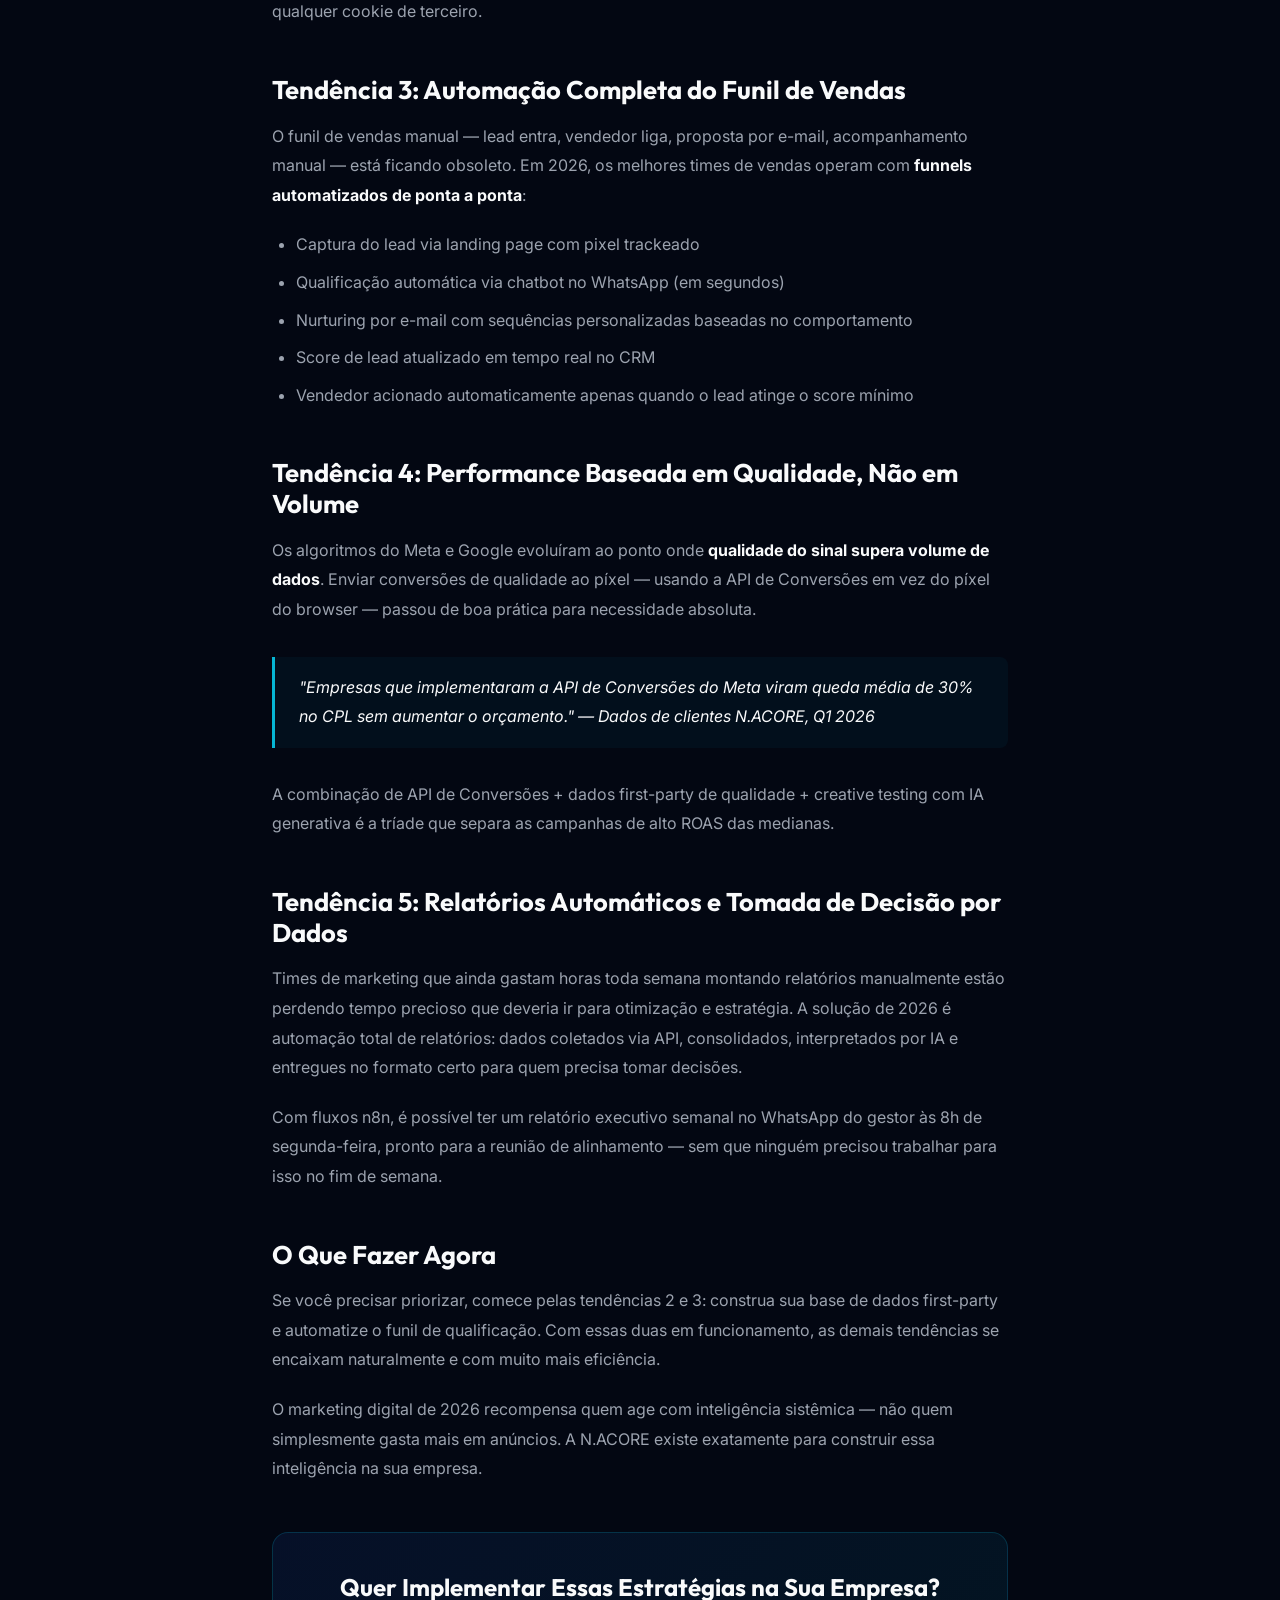
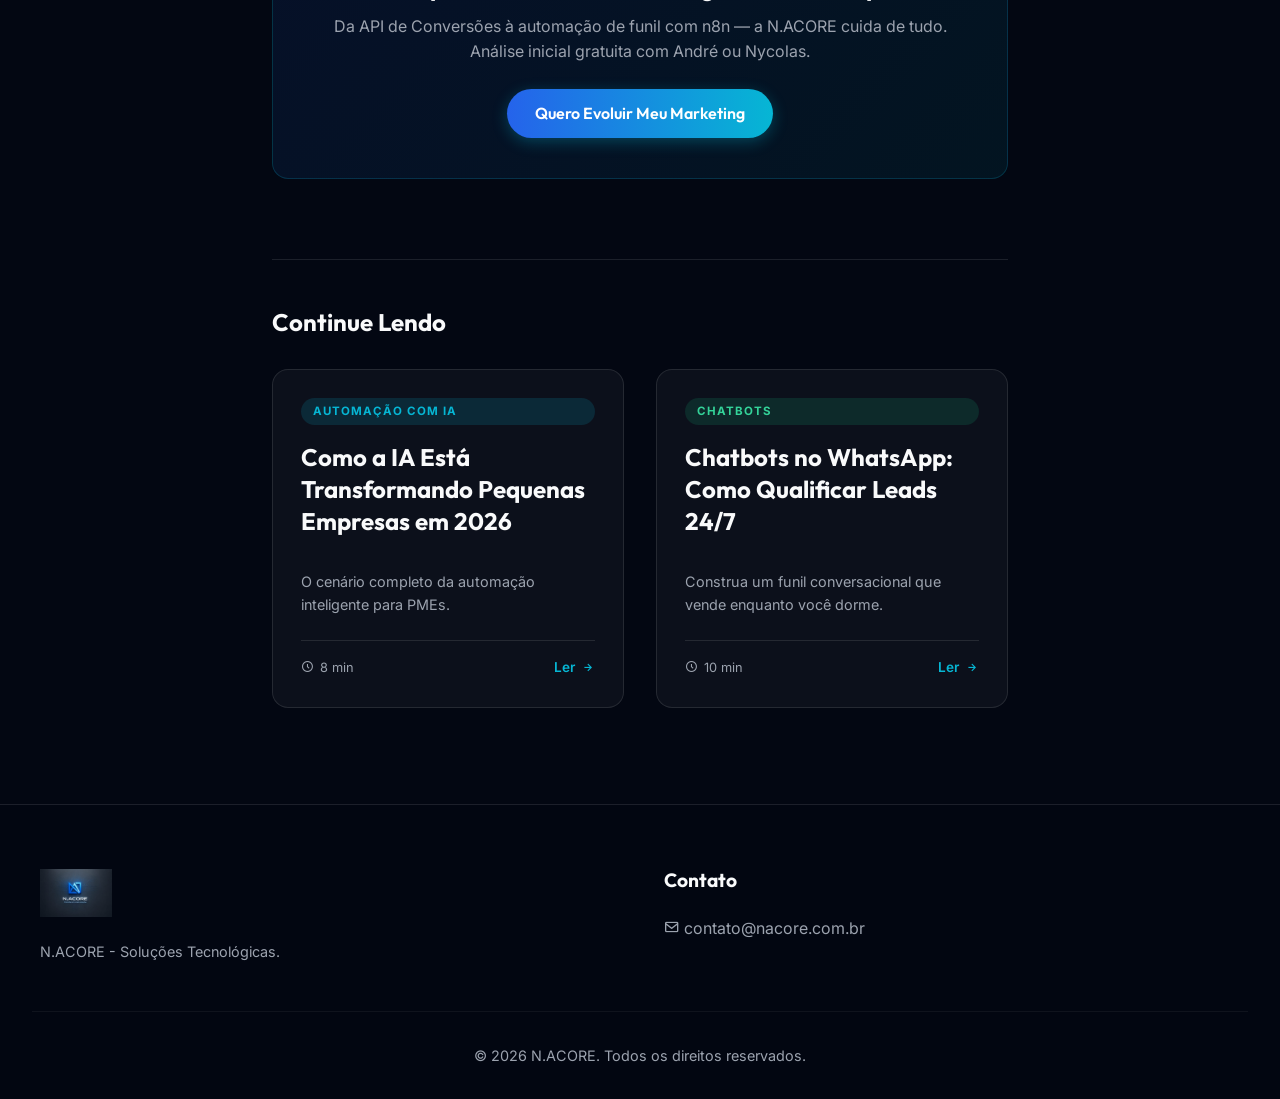
<file: blog/tendencias-marketing-2026.html>
<!DOCTYPE html>
<html lang="pt-BR">
<head>
    <meta charset="UTF-8">
    <meta name="viewport" content="width=device-width, initial-scale=1.0">
    <title>Marketing Digital em 2026: As 5 Tendências que Vão Definir Quem Cresce | N.ACORE Blog</title>
    <meta name="description" content="IA nos criativos, automação de funil, dados first-party e mais: as 5 tendências de marketing digital que os melhores players já estão executando em 2026.">
    <meta name="robots" content="index, follow">
    <link rel="canonical" href="https://nacore.com.br/blog/tendencias-marketing-2026.html">
    <meta property="og:title" content="Marketing Digital em 2026: As 5 Tendências que Vão Definir Quem Cresce">
    <meta property="og:type" content="article">
    <link rel="icon" type="image/jpeg" href="../assets/logo.jpeg">
    <link href='https://unpkg.com/boxicons@2.1.4/css/boxicons.min.css' rel='stylesheet'>
    <link rel="stylesheet" href="../style.css">
    <link rel="stylesheet" href="../blog.css">
    <script type="application/ld+json">
    {"@context":"https://schema.org","@type":"Article","headline":"Marketing Digital em 2026: As 5 Tendências que Vão Definir Quem Cresce","author":{"@type":"Organization","name":"N.ACORE"},"publisher":{"@type":"Organization","name":"N.ACORE","url":"https://nacore.com.br"},"datePublished":"2026-04-01"}
    </script>
</head>
<body>
    <header>
        <div class="nav-container">
            <div class="logo-container">
                <a href="../index.html"><img src="../assets/logo.jpeg" alt="N.ACORE Logo" class="logo-img"></a>
            </div>
            <ul class="nav-links">
                <li><a href="../index.html#inicio">Início</a></li>
                <li><a href="../index.html#servicos">Soluções</a></li>
                <li><a href="../index.html#planos">Planos</a></li>
                <li><a href="index.html" style="color: var(--neon-cyan);">Blog</a></li>
            </ul>
            <a href="https://wa.me/550000000000" target="_blank" class="btn btn-outline">Falar com Especialista</a>
        </div>
    </header>

    <div class="article-wrapper">
        <a href="index.html" class="article-back"><i class='bx bx-arrow-back'></i> Voltar ao Blog</a>

        <div class="article-header">
            <span class="blog-card-badge badge-mkt">Marketing Digital</span>
            <h1>Marketing Digital em 2026: As 5 Tendências que Vão Definir Quem Cresce e Quem Fica Para Trás</h1>
            <div class="article-meta">
                <span><i class='bx bx-user'></i> N.ACORE</span>
                <span><i class='bx bx-calendar'></i> 1 de Abril de 2026</span>
                <span><i class='bx bx-time-five'></i> 9 min de leitura</span>
            </div>
        </div>
        <hr class="article-divider">

        <div class="article-body">

            <p>O marketing digital de 2026 não é mais sobre quem tem o maior orçamento. É sobre quem tem a <strong>melhor infraestrutura de dados, automação e IA</strong> trabalhando em conjunto. As empresas que entenderem isso e agirem agora criarão vantagens competitivas difíceis de reverter.</p>

            <p>Aqui estão as cinco tendências que estamos vendo na prática com nossos clientes — e que os players mais preparados já estão executando.</p>

            <h2>Tendência 1: IA Generativa na Produção de Criativos em Escala</h2>

            <p>O maior gargalo de qualquer campanha de performance sempre foi a produção de criativos. Agora, isso mudou. Ferramentas como <strong>Sora, Midjourney, Adobe Firefly e GPT-4o Image</strong> permitem gerar dezenas de variações de anúncios em horas — em vez de semanas com uma equipe criativa.</p>

            <p>O impacto prático: equipes de marketing conseguem testar <strong>5x mais variações criativas</strong> no mesmo período, encontrando os criativos vencedores muito mais rápido. Quem ainda produz manualmente enfrenta um custo de oportunidade enorme.</p>

            <div class="highlight-box">
                <h4><i class='bx bx-bulb'></i> Como aplicar agora</h4>
                <p>Crie um fluxo n8n que, toda semana, pega as variações criativas de melhor performance dos seus anúncios, envia para uma API de IA geradora de imagens e cria novas versões baseadas nos elementos que mais converteram.</p>
            </div>

            <h2>Tendência 2: Dados First-Party como Vantagem Competitiva</h2>

            <p>Com o fim progressivo dos cookies de terceiros e o endurecimento das políticas de privacidade (LGPD no Brasil, GDPR na Europa), empresas que dependem de dados de terceiros para segmentação estão em território cada vez mais instável.</p>

            <p>A solução é construir uma <strong>estratégia robusta de dados first-party</strong>: e-mails capturados, histórico de compras, comportamento no site, dados de CRM. Esses dados, combinados com Lookalike Audiences no Meta e Customer Match no Google, criam segmentações muito mais precisas do que qualquer cookie de terceiro.</p>

            <h2>Tendência 3: Automação Completa do Funil de Vendas</h2>

            <p>O funil de vendas manual — lead entra, vendedor liga, proposta por e-mail, acompanhamento manual — está ficando obsoleto. Em 2026, os melhores times de vendas operam com <strong>funnels automatizados de ponta a ponta</strong>:</p>

            <ul>
                <li>Captura do lead via landing page com pixel trackeado</li>
                <li>Qualificação automática via chatbot no WhatsApp (em segundos)</li>
                <li>Nurturing por e-mail com sequências personalizadas baseadas no comportamento</li>
                <li>Score de lead atualizado em tempo real no CRM</li>
                <li>Vendedor acionado automaticamente apenas quando o lead atinge o score mínimo</li>
            </ul>

            <h2>Tendência 4: Performance Baseada em Qualidade, Não em Volume</h2>

            <p>Os algoritmos do Meta e Google evoluíram ao ponto onde <strong>qualidade do sinal supera volume de dados</strong>. Enviar conversões de qualidade ao píxel — usando a API de Conversões em vez do píxel do browser — passou de boa prática para necessidade absoluta.</p>

            <blockquote>"Empresas que implementaram a API de Conversões do Meta viram queda média de 30% no CPL sem aumentar o orçamento." — Dados de clientes N.ACORE, Q1 2026</blockquote>

            <p>A combinação de API de Conversões + dados first-party de qualidade + creative testing com IA generativa é a tríade que separa as campanhas de alto ROAS das medianas.</p>

            <h2>Tendência 5: Relatórios Automáticos e Tomada de Decisão por Dados</h2>

            <p>Times de marketing que ainda gastam horas toda semana montando relatórios manualmente estão perdendo tempo precioso que deveria ir para otimização e estratégia. A solução de 2026 é automação total de relatórios: dados coletados via API, consolidados, interpretados por IA e entregues no formato certo para quem precisa tomar decisões.</p>

            <p>Com fluxos n8n, é possível ter um relatório executivo semanal no WhatsApp do gestor às 8h de segunda-feira, pronto para a reunião de alinhamento — sem que ninguém precisou trabalhar para isso no fim de semana.</p>

            <h2>O Que Fazer Agora</h2>

            <p>Se você precisar priorizar, comece pelas tendências 2 e 3: construa sua base de dados first-party e automatize o funil de qualificação. Com essas duas em funcionamento, as demais tendências se encaixam naturalmente e com muito mais eficiência.</p>

            <p>O marketing digital de 2026 recompensa quem age com inteligência sistêmica — não quem simplesmente gasta mais em anúncios. A N.ACORE existe exatamente para construir essa inteligência na sua empresa.</p>

        </div>

        <div class="article-cta">
            <h3>Quer Implementar Essas Estratégias na Sua Empresa?</h3>
            <p>Da API de Conversões à automação de funil com n8n — a N.ACORE cuida de tudo. Análise inicial gratuita com André ou Nycolas.</p>
            <a href="https://wa.me/550000000000?text=Ol%C3%A1!%20Li%20o%20artigo%20de%20tend%C3%AAncias%20e%20quero%20implementar%20na%20minha%20empresa." target="_blank" class="btn btn-primary">Quero Evoluir Meu Marketing</a>
        </div>

        <div class="related-articles">
            <h3>Continue Lendo</h3>
            <div class="blog-grid">
                <div class="blog-card">
                    <div class="blog-card-body">
                        <span class="blog-card-badge badge-ai">Automação com IA</span>
                        <h3>Como a IA Está Transformando Pequenas Empresas em 2026</h3>
                        <p>O cenário completo da automação inteligente para PMEs.</p>
                        <div class="blog-card-meta">
                            <span><i class='bx bx-time-five'></i> 8 min</span>
                            <a href="automacao-ia-2026.html" class="blog-read-link">Ler <i class='bx bx-right-arrow-alt'></i></a>
                        </div>
                    </div>
                </div>
                <div class="blog-card">
                    <div class="blog-card-body">
                        <span class="blog-card-badge badge-chat">Chatbots</span>
                        <h3>Chatbots no WhatsApp: Como Qualificar Leads 24/7</h3>
                        <p>Construa um funil conversacional que vende enquanto você dorme.</p>
                        <div class="blog-card-meta">
                            <span><i class='bx bx-time-five'></i> 10 min</span>
                            <a href="chatbots-whatsapp.html" class="blog-read-link">Ler <i class='bx bx-right-arrow-alt'></i></a>
                        </div>
                    </div>
                </div>
            </div>
        </div>
    </div>

    <footer>
        <div class="footer-content">
            <div class="footer-logo">
                <img src="../assets/logo.jpeg" alt="N.ACORE Logo">
                <p>N.ACORE - Soluções Tecnológicas.</p>
            </div>
            <div class="footer-links">
                <h4>Contato</h4>
                <p style="color: var(--text-muted)"><i class='bx bx-envelope'></i> contato@nacore.com.br</p>
            </div>
        </div>
        <div class="footer-bottom"><p>&copy; 2026 N.ACORE. Todos os direitos reservados.</p></div>
    </footer>
    <script src="../script.js"></script>
</body>
</html>
</file>
<file: style.css>
@import url('https://fonts.googleapis.com/css2?family=Inter:wght@300;400;500&family=Outfit:wght@400;600;700;800&display=swap');

:root {
  --base-dark: #030712;
  --base-card: rgba(255, 255, 255, 0.04);
  --base-card-hover: rgba(255, 255, 255, 0.08);
  --border-light: rgba(255, 255, 255, 0.1);
  --primary-blue: #2563EB;
  --neon-cyan: #06B6D4;
  --text-main: #F9FAFB;
  --text-muted: #9CA3AF;
  
  --font-heading: 'Outfit', sans-serif;
  --font-body: 'Inter', sans-serif;
}

* {
  margin: 0;
  padding: 0;
  box-sizing: border-box;
  scroll-behavior: smooth;
}

body {
  font-family: var(--font-body);
  background-color: var(--base-dark);
  color: var(--text-main);
  overflow-x: hidden;
  line-height: 1.6;
  position: relative;
}

/* Fundo do Site (Logo Gigante Watermark) */
body::after {
  content: '';
  position: fixed;
  top: 0;
  left: 0;
  width: 100vw;
  height: 100vh;
  background-image: url('assets/logo.jpeg');
  background-repeat: no-repeat;
  background-position: center center;
  background-size: 60vmin; /* Logo pegará boa parte central da tela */
  opacity: 0.15; /* Deixando sútil para não matar a leitura dos textos */
  z-index: -5; /* Extremamente no fundo real do site */
  pointer-events: none;
  /* Mágica para remover fundos sólidos no CSS */
  mix-blend-mode: screen; 
}

/* Typography utilities */
h1, h2, h3, h4, h5, h6 {
  font-family: var(--font-heading);
  line-height: 1.2;
}

.gradient-text {
  background: linear-gradient(90deg, var(--primary-blue), var(--neon-cyan));
  -webkit-background-clip: text;
  -webkit-text-fill-color: transparent;
  background-clip: text;
}

/* Header & Glassmorphism */
header {
  position: fixed;
  top: 0;
  width: 100%;
  z-index: 1000;
  /* Gradiente com a cor mais forte na esquerda (perto da logo) sumindo para a cor base nas pontas restantes */
  background: linear-gradient(90deg, rgba(37, 99, 235, 0.35) 0%, rgba(3, 7, 18, 0.8) 40%, rgba(3, 7, 18, 0.7) 100%);
  backdrop-filter: blur(12px);
  -webkit-backdrop-filter: blur(12px);
  border-bottom: 1px solid var(--border-light);
  transition: all 0.3s ease;
}

header.scrolled {
  background: linear-gradient(90deg, rgba(37, 99, 235, 0.5) 0%, rgba(3, 7, 18, 0.95) 40%, rgba(3, 7, 18, 0.9) 100%);
  box-shadow: 0 4px 30px rgba(0, 0, 0, 0.5);
}

.nav-container {
  max-width: 1400px; /* Permitindo navbar um pouco mais larga para as pontas */
  margin: 0 auto;
  padding: 0.2rem 2rem; /* Diminuindo padding para a logo ter espaço máximo de respiro vertical */
  display: flex;
  justify-content: space-between;
  align-items: center;
}

.logo-container {
  display: flex;
  align-items: center;
  gap: 1rem;
}

.logo-img {
  height: 60px; /* Reduzindo ao tamanho elegante para a barra pois agora temos logo no centro */
  width: auto;
  object-fit: contain;
  filter: brightness(1.1);
  mix-blend-mode: screen; /* Mágica para tentar fundir/apagar bloco de fundo sólido */
  transform: scale(1);
}

.nav-links {
  display: flex;
  gap: 2rem;
  list-style: none;
}

.nav-links a {
  color: var(--text-main);
  text-decoration: none;
  font-weight: 500;
  font-size: 0.95rem;
  transition: color 0.3s ease;
}

.nav-links a:hover {
  color: var(--neon-cyan);
}

/* Buttons */
.btn {
  display: inline-block;
  padding: 0.75rem 1.75rem;
  border-radius: 50px;
  font-family: var(--font-heading);
  font-weight: 600;
  text-decoration: none;
  cursor: pointer;
  transition: all 0.3s ease;
  border: none;
}

.btn-primary {
  background: linear-gradient(90deg, var(--primary-blue), var(--neon-cyan));
  color: white;
  box-shadow: 0 4px 15px rgba(6, 182, 212, 0.3);
}

.btn-primary:hover {
  box-shadow: 0 6px 20px rgba(6, 182, 212, 0.5);
  transform: translateY(-2px);
}

.btn-outline {
  background: transparent;
  color: var(--text-main);
  border: 1px solid var(--border-light);
}

.btn-outline:hover {
  background: var(--base-card);
  border-color: var(--neon-cyan);
  color: var(--neon-cyan);
}

/* Sections */
section {
  padding: 6rem 2rem;
  max-width: 1200px;
  margin: 0 auto;
}

.section-title {
  text-align: center;
  font-size: 2.5rem;
  margin-bottom: 1rem;
}

.section-desc {
  text-align: center;
  color: var(--text-muted);
  max-width: 600px;
  margin: 0 auto 4rem;
  font-size: 1.1rem;
}

/* Hero Section */
.hero {
  min-height: 100vh;
  display: flex;
  align-items: center;
  justify-content: center;
  text-align: center;
  position: relative;
  padding-top: 8rem;
}

.hero::before {
  content: '';
  position: absolute;
  top: -20%;
  left: 50%;
  transform: translateX(-50%);
  width: 600px;
  height: 600px;
  background: radial-gradient(circle, rgba(37,99,235,0.15) 0%, rgba(6,182,212,0.05) 50%, rgba(3,7,18,0) 70%);
  z-index: -1;
  pointer-events: none;
}

.hero-content {
  max-width: 800px;
  z-index: 1;
}

.hero h1 {
  font-size: clamp(3rem, 5vw, 4.5rem);
  margin-bottom: 1.5rem;
  letter-spacing: -1px;
}

.hero p {
  font-size: 1.25rem;
  color: var(--text-muted);
  margin-bottom: 2.5rem;
  max-width: 700px;
  margin-left: auto;
  margin-right: auto;
}

.hero-btns {
  display: flex;
  justify-content: center;
  gap: 1.5rem;
}

/* Services Grid */
.grid {
  display: grid;
  grid-template-columns: repeat(auto-fit, minmax(300px, 1fr));
  gap: 2rem;
}

.card {
  background: var(--base-card);
  border: 1px solid var(--border-light);
  border-radius: 16px;
  padding: 2.5rem 2rem;
  transition: all 0.4s cubic-bezier(0.23, 1, 0.32, 1);
  backdrop-filter: blur(10px);
  -webkit-backdrop-filter: blur(10px);
  position: relative;
  overflow: hidden;
}

/* Efeito shimmer ao hover */
.card::before {
  content: '';
  position: absolute;
  top: -50%;
  left: -75%;
  width: 50%;
  height: 200%;
  background: linear-gradient(
    100deg,
    rgba(255, 255, 255, 0) 20%,
    rgba(6, 182, 212, 0.08) 50%,
    rgba(255, 255, 255, 0) 80%
  );
  transform: skewX(-20deg);
  transition: left 0.6s ease;
  pointer-events: none;
}

.card:hover::before {
  left: 125%;
}

.card:hover {
  transform: translateY(-8px);
  background: var(--base-card-hover);
  border-color: var(--neon-cyan);
  box-shadow:
    0 15px 35px rgba(6, 182, 212, 0.15),
    0 0 0 1px rgba(6, 182, 212, 0.2) inset;
}

/* Ícone do card — animação de pulso no hover */
.card i {
  font-size: 3rem;
  color: var(--neon-cyan);
  margin-bottom: 1.5rem;
  display: inline-block;
  transition: transform 0.4s ease, color 0.4s ease, filter 0.4s ease;
}

.card:hover i {
  transform: scale(1.15) rotate(-5deg);
  filter: drop-shadow(0 0 8px rgba(6, 182, 212, 0.7));
}

.card h3 {
  font-size: 1.5rem;
  margin-bottom: 1rem;
  transition: color 0.3s ease;
}

.card:hover h3 {
  color: var(--neon-cyan);
}

.card p {
  color: var(--text-muted);
  font-size: 0.95rem;
}

.card ul {
  list-style: none;
  margin-top: 1.5rem;
}

.card ul li {
  margin-bottom: 0.5rem;
  color: var(--text-muted);
  font-size: 0.9rem;
  display: flex;
  align-items: center;
  gap: 0.5rem;
  transition: color 0.3s ease, transform 0.3s ease;
}

.card:hover ul li {
  color: rgba(249, 250, 251, 0.85);
}

.card ul li i {
  font-size: 1rem;
  color: #10B981; /* Green check */
  margin-bottom: 0;
  transition: transform 0.3s ease;
}

.card:hover ul li i {
  transform: scale(1.2);
}

/* Pricing Grid */
.pricing-grid {
  display: grid;
  grid-template-columns: repeat(auto-fit, minmax(320px, 1fr));
  gap: 2rem;
  align-items: center;
}

.pricing-card {
  background: var(--base-card);
  border: 1px solid var(--border-light);
  border-radius: 20px;
  padding: 3rem 2rem;
  position: relative;
  overflow: hidden;
  transition: all 0.4s cubic-bezier(0.23, 1, 0.32, 1);
}

/* Shimmer nos cards de plano */
.pricing-card::after {
  content: '';
  position: absolute;
  top: -50%;
  left: -75%;
  width: 50%;
  height: 200%;
  background: linear-gradient(
    100deg,
    rgba(255, 255, 255, 0) 20%,
    rgba(37, 99, 235, 0.07) 50%,
    rgba(255, 255, 255, 0) 80%
  );
  transform: skewX(-20deg);
  transition: left 0.7s ease;
  pointer-events: none;
}

.pricing-card:hover::after {
  left: 125%;
}

.pricing-card:hover {
  transform: translateY(-6px);
  border-color: var(--neon-cyan);
  box-shadow:
    0 20px 40px rgba(37, 99, 235, 0.15),
    0 0 0 1px rgba(6, 182, 212, 0.15) inset;
}

.pricing-card.popular {
  border-color: var(--primary-blue);
  background: rgba(37, 99, 235, 0.05);
  transform: scale(1.05);
}

.pricing-card.popular:hover {
  transform: scale(1.05) translateY(-6px);
  box-shadow:
    0 25px 50px rgba(37, 99, 235, 0.25),
    0 0 0 1px rgba(6, 182, 212, 0.25) inset;
}

.pricing-card.popular::before {
  content: 'Mais Escolhido';
  position: absolute;
  top: 0;
  left: 50%;
  transform: translate(-50%, -50%);
  background: linear-gradient(90deg, var(--primary-blue), var(--neon-cyan));
  color: white;
  padding: 0.25rem 1rem;
  border-radius: 20px;
  font-size: 0.8rem;
  font-weight: 600;
  letter-spacing: 1px;
  text-transform: uppercase;
  z-index: 2;
}

/* Contact Form */
.form-container {
  max-width: 600px;
  margin: 0 auto;
  background: var(--base-card);
  padding: 3rem;
  border-radius: 16px;
  border: 1px solid var(--border-light);
  backdrop-filter: blur(10px);
}

.form-group {
  margin-bottom: 1.5rem;
}

.form-group label {
  display: block;
  margin-bottom: 0.5rem;
  color: var(--text-main);
  font-weight: 500;
  font-size: 0.95rem;
}

.form-control {
  width: 100%;
  padding: 1rem;
  background: rgba(0, 0, 0, 0.2);
  border: 1px solid var(--border-light);
  border-radius: 8px;
  color: var(--text-main);
  font-family: var(--font-body);
  transition: all 0.3s ease;
}

.form-control:focus {
  outline: none;
  border-color: var(--neon-cyan);
  background: rgba(0, 0, 0, 0.4);
  box-shadow: 0 0 0 3px rgba(6, 182, 212, 0.1);
}

/* Validation states */
.form-control.is-valid {
  border-color: #10B981;
  background: rgba(16, 185, 129, 0.05);
  box-shadow: 0 0 0 3px rgba(16, 185, 129, 0.1);
}

.form-control.is-invalid {
  border-color: #EF4444;
  background: rgba(239, 68, 68, 0.05);
  box-shadow: 0 0 0 3px rgba(239, 68, 68, 0.1);
  animation: shake 0.3s ease;
}

@keyframes shake {
  0%, 100% { transform: translateX(0); }
  25%       { transform: translateX(-4px); }
  75%       { transform: translateX(4px); }
}

/* Wrapper para ícone de validação */
.form-group {
  position: relative;
}

.field-icon {
  position: absolute;
  right: 1rem;
  bottom: 1rem;
  font-size: 1.2rem;
  opacity: 0;
  transition: opacity 0.3s ease;
  pointer-events: none;
}

.field-icon.show { opacity: 1; }
.field-icon.valid  { color: #10B981; }
.field-icon.invalid{ color: #EF4444; }

.field-hint {
  font-size: 0.78rem;
  margin-top: 0.35rem;
  min-height: 1.1em;
  transition: color 0.3s ease;
}

.field-hint.valid  { color: #10B981; }
.field-hint.invalid{ color: #EF4444; }

.form-btn {
  width: 100%;
  margin-top: 1rem;
  text-align: center;
  position: relative;
  overflow: hidden;
  transition: all 0.3s ease;
}

.form-btn:disabled {
  opacity: 0.7;
  cursor: not-allowed;
  transform: none !important;
}

/* Spinner */
.btn-spinner {
  display: none;
  width: 18px;
  height: 18px;
  border: 2px solid rgba(255,255,255,0.3);
  border-top-color: #fff;
  border-radius: 50%;
  animation: spin 0.7s linear infinite;
  margin: 0 auto;
}

@keyframes spin {
  to { transform: rotate(360deg); }
}

/* Success message */
.form-success {
  display: none;
  flex-direction: column;
  align-items: center;
  gap: 1rem;
  padding: 3rem 2rem;
  text-align: center;
  animation: fadeInUp 0.5s ease;
}

@keyframes fadeInUp {
  from { opacity: 0; transform: translateY(20px); }
  to   { opacity: 1; transform: translateY(0); }
}

.form-success i {
  font-size: 4rem;
  color: #10B981;
  animation: bounceIn 0.6s ease;
}

@keyframes bounceIn {
  0%   { transform: scale(0); opacity: 0; }
  60%  { transform: scale(1.25); }
  100% { transform: scale(1); opacity: 1; }
}

.form-success h3 {
  font-size: 1.6rem;
  color: var(--text-main);
}

.form-success p {
  color: var(--text-muted);
  max-width: 360px;
}

/* Process Section */
.process-container {
  display: grid;
  grid-template-columns: repeat(auto-fit, minmax(240px, 1fr));
  gap: 2rem;
  margin-top: 3rem;
}

.process-step {
  background: var(--base-card);
  border: 1px solid var(--border-light);
  border-radius: 12px;
  padding: 2.5rem 1.5rem;
  position: relative;
  transition: all 0.3s ease;
  backdrop-filter: blur(5px);
}

.process-step:hover {
  border-color: var(--primary-blue);
  background: var(--base-card-hover);
  transform: translateY(-4px);
}

.step-num {
  position: absolute;
  top: -20px;
  left: 20px;
  width: 45px;
  height: 45px;
  background: linear-gradient(135deg, var(--primary-blue), var(--neon-cyan));
  color: white;
  border-radius: 50%;
  display: flex;
  align-items: center;
  justify-content: center;
  font-family: var(--font-heading);
  font-weight: 700;
  font-size: 1.2rem;
  box-shadow: 0 4px 15px rgba(37, 99, 235, 0.4);
}

.process-step h3 {
  margin-top: 0.5rem;
  margin-bottom: 0.8rem;
  font-size: 1.3rem;
}

.process-step p {
  color: var(--text-muted);
  font-size: 0.95rem;
}

/* FAQ Accordion */
.faq-container {
  max-width: 800px;
  margin: 0 auto;
}

.faq-item {
  background: var(--base-card);
  border: 1px solid var(--border-light);
  border-radius: 12px;
  margin-bottom: 1rem;
  overflow: hidden;
  transition: all 0.3s ease;
}

.faq-item:hover {
  border-color: rgba(255, 255, 255, 0.2);
}

.faq-question {
  display: flex;
  justify-content: space-between;
  align-items: center;
  padding: 1.5rem 2rem;
  cursor: pointer;
}

.faq-question h4 {
  font-family: var(--font-body);
  font-weight: 500;
  font-size: 1.1rem;
  margin-bottom: 0;
  color: var(--text-main);
  transition: color 0.3s ease;
}

.faq-question i {
  font-size: 1.5rem;
  color: var(--neon-cyan);
  transition: transform 0.3s ease;
}

.faq-answer {
  max-height: 0;
  overflow: hidden;
  transition: max-height 0.3s ease, padding 0.3s ease;
  background: rgba(0, 0, 0, 0.2);
}

.faq-answer p {
  color: var(--text-muted);
  font-size: 0.95rem;
}

/* FAQ Active State */
.faq-item.active {
  border-color: var(--primary-blue);
  box-shadow: 0 4px 20px rgba(37, 99, 235, 0.1);
}

.faq-item.active .faq-question h4 {
  color: var(--neon-cyan);
}

.faq-item.active .faq-question i {
  transform: rotate(180deg);
}

.faq-item.active .faq-answer {
  max-height: 300px; /* Suficiente para os textos */
  padding: 0 2rem 1.5rem;
}

/* Footer */
footer {
  border-top: 1px solid var(--border-light);
  padding: 4rem 2rem 2rem;
  background: rgba(3, 7, 18, 0.8);
}

.footer-content {
  max-width: 1200px;
  margin: 0 auto;
  display: grid;
  grid-template-columns: repeat(auto-fit, minmax(250px, 1fr));
  gap: 3rem;
  margin-bottom: 3rem;
}

.footer-logo img {
  height: 48px;
  margin-bottom: 1rem;
}

.footer-logo p {
  color: var(--text-muted);
  font-size: 0.9rem;
}

.footer-links h4 {
  margin-bottom: 1.5rem;
  font-size: 1.2rem;
}

.footer-bottom {
  text-align: center;
  color: var(--text-muted);
  font-size: 0.9rem;
  border-top: 1px solid rgba(255, 255, 255, 0.05);
  padding-top: 2rem;
}

/* Animations */
.reveal {
  opacity: 0;
  transform: translateY(30px);
  transition: all 0.8s ease;
}

.reveal.active {
  opacity: 1;
  transform: translateY(0);
}

/* Responsive */
@media (max-width: 768px) {
  .nav-links {
    display: none; /* simple mobile menu hidden for now */
  }
  
  .hero h1 {
    font-size: 2.5rem;
  }
  
  .pricing-card.popular {
    transform: scale(1);
  }
}
</file>
<file: blog.css>
/* ─── Blog Preview (Landing Page) ──────────────────────────────────────────── */
.blog-grid {
  display: grid;
  grid-template-columns: repeat(auto-fit, minmax(320px, 1fr));
  gap: 2rem;
  margin-top: 1rem;
}

.blog-card {
  background: var(--base-card);
  border: 1px solid var(--border-light);
  border-radius: 16px;
  overflow: hidden;
  transition: all 0.4s cubic-bezier(0.23, 1, 0.32, 1);
  position: relative;
  display: flex;
  flex-direction: column;
}

.blog-card::before {
  content: '';
  position: absolute;
  top: -50%;
  left: -75%;
  width: 50%;
  height: 200%;
  background: linear-gradient(100deg,
    rgba(255,255,255,0) 20%,
    rgba(6,182,212,0.06) 50%,
    rgba(255,255,255,0) 80%);
  transform: skewX(-20deg);
  transition: left 0.6s ease;
  pointer-events: none;
}

.blog-card:hover::before { left: 125%; }

.blog-card:hover {
  transform: translateY(-6px);
  border-color: var(--neon-cyan);
  box-shadow: 0 15px 35px rgba(6, 182, 212, 0.12);
}

.blog-card-badge {
  display: inline-block;
  padding: 0.25rem 0.75rem;
  border-radius: 20px;
  font-size: 0.72rem;
  font-weight: 700;
  letter-spacing: 1px;
  text-transform: uppercase;
  margin-bottom: 1rem;
}

.badge-ai     { background: rgba(6,182,212,0.15); color: var(--neon-cyan); }
.badge-n8n    { background: rgba(37,99,235,0.15); color: #60a5fa; }
.badge-chat   { background: rgba(16,185,129,0.15); color: #34d399; }
.badge-mkt    { background: rgba(168,85,247,0.15); color: #c084fc; }

.blog-card-body {
  padding: 1.75rem;
  flex: 1;
  display: flex;
  flex-direction: column;
}

.blog-card-body h3 {
  font-size: 1.2rem;
  margin-bottom: 0.75rem;
  line-height: 1.35;
  transition: color 0.3s ease;
}

.blog-card:hover .blog-card-body h3 { color: var(--neon-cyan); }

.blog-card-body p {
  color: var(--text-muted);
  font-size: 0.9rem;
  line-height: 1.6;
  flex: 1;
  margin-bottom: 1.5rem;
}

.blog-card-meta {
  display: flex;
  align-items: center;
  justify-content: space-between;
  font-size: 0.8rem;
  color: var(--text-muted);
  border-top: 1px solid var(--border-light);
  padding-top: 1rem;
}

.blog-card-meta span { display: flex; align-items: center; gap: 0.4rem; }

.blog-read-link {
  color: var(--neon-cyan);
  text-decoration: none;
  font-weight: 600;
  font-size: 0.85rem;
  display: flex;
  align-items: center;
  gap: 0.35rem;
  transition: gap 0.3s ease;
}

.blog-read-link:hover { gap: 0.6rem; }

/* ─── Blog Listing Page ─────────────────────────────────────────────────────── */
.blog-page {
  max-width: 1200px;
  margin: 0 auto;
  padding: 10rem 2rem 6rem;
}

.blog-page-header {
  text-align: center;
  margin-bottom: 4rem;
}

.blog-page-header h1 { font-size: clamp(2rem, 4vw, 3rem); margin-bottom: 1rem; }
.blog-page-header p  { color: var(--text-muted); max-width: 600px; margin: 0 auto; font-size: 1.1rem; }

.blog-categories {
  display: flex;
  justify-content: center;
  gap: 0.75rem;
  flex-wrap: wrap;
  margin-bottom: 3rem;
}

.blog-cat-btn {
  padding: 0.5rem 1.25rem;
  border-radius: 50px;
  border: 1px solid var(--border-light);
  background: transparent;
  color: var(--text-muted);
  font-family: var(--font-body);
  font-size: 0.9rem;
  cursor: pointer;
  transition: all 0.3s ease;
}

.blog-cat-btn:hover,
.blog-cat-btn.active {
  border-color: var(--neon-cyan);
  color: var(--neon-cyan);
  background: rgba(6,182,212,0.08);
}

/* ─── Article Page ──────────────────────────────────────────────────────────── */
.article-wrapper {
  max-width: 800px;
  margin: 0 auto;
  padding: 10rem 2rem 6rem;
}

.article-header { margin-bottom: 3rem; }

.article-header .blog-card-badge { margin-bottom: 1.25rem; }

.article-header h1 {
  font-size: clamp(1.8rem, 4vw, 2.8rem);
  line-height: 1.25;
  margin-bottom: 1.25rem;
}

.article-meta {
  display: flex;
  align-items: center;
  gap: 1.5rem;
  color: var(--text-muted);
  font-size: 0.88rem;
  flex-wrap: wrap;
}

.article-meta span { display: flex; align-items: center; gap: 0.4rem; }

.article-divider {
  border: none;
  border-top: 1px solid var(--border-light);
  margin: 2rem 0;
}

.article-body { line-height: 1.85; }

.article-body h2 {
  font-size: 1.6rem;
  margin: 3rem 0 1rem;
  color: var(--text-main);
}

.article-body h3 {
  font-size: 1.25rem;
  margin: 2rem 0 0.75rem;
  color: var(--neon-cyan);
}

.article-body p { color: var(--text-muted); margin-bottom: 1.25rem; }

.article-body strong { color: var(--text-main); }

.article-body ul, .article-body ol {
  color: var(--text-muted);
  padding-left: 1.5rem;
  margin-bottom: 1.25rem;
}

.article-body li { margin-bottom: 0.5rem; }

.article-body blockquote {
  border-left: 3px solid var(--neon-cyan);
  padding: 1rem 1.5rem;
  margin: 2rem 0;
  background: rgba(6,182,212,0.05);
  border-radius: 0 8px 8px 0;
  color: var(--text-main);
  font-style: italic;
}

.article-body .highlight-box {
  background: rgba(37, 99, 235, 0.08);
  border: 1px solid rgba(37, 99, 235, 0.25);
  border-radius: 12px;
  padding: 1.5rem;
  margin: 2rem 0;
}

.article-body .highlight-box h4 {
  color: var(--neon-cyan);
  margin-bottom: 0.75rem;
  font-size: 1rem;
}

.article-body code {
  background: rgba(6,182,212,0.1);
  color: var(--neon-cyan);
  padding: 0.15rem 0.45rem;
  border-radius: 4px;
  font-size: 0.88em;
  font-family: 'Courier New', monospace;
}

/* Article CTA */
.article-cta {
  background: linear-gradient(135deg, rgba(37,99,235,0.1), rgba(6,182,212,0.08));
  border: 1px solid rgba(6,182,212,0.2);
  border-radius: 16px;
  padding: 2.5rem;
  text-align: center;
  margin: 3rem 0;
}

.article-cta h3 { font-size: 1.5rem; margin-bottom: 0.75rem; }
.article-cta p  { color: var(--text-muted); margin-bottom: 1.5rem; }

/* Article nav back */
.article-back {
  display: inline-flex;
  align-items: center;
  gap: 0.5rem;
  color: var(--text-muted);
  text-decoration: none;
  font-size: 0.9rem;
  margin-bottom: 2.5rem;
  transition: color 0.3s ease;
}

.article-back:hover { color: var(--neon-cyan); }

/* Related articles */
.related-articles { margin-top: 5rem; padding-top: 3rem; border-top: 1px solid var(--border-light); }
.related-articles h3 { font-size: 1.5rem; margin-bottom: 2rem; }

/* Responsive */
@media (max-width: 768px) {
  .blog-page, .article-wrapper { padding-top: 7rem; }
  .article-body h2 { font-size: 1.35rem; }
}
</file>
<file: widgets.css>
/* ══════════════════════════════════════════════════════
   ROI CALCULATOR
══════════════════════════════════════════════════════ */
.roi-wrapper {
  display: grid;
  grid-template-columns: 1fr 1fr;
  gap: 3rem;
  align-items: start;
}

@media (max-width: 900px) {
  .roi-wrapper { grid-template-columns: 1fr; }
}

/* ── Inputs ── */
.roi-inputs {
  background: var(--base-card);
  border: 1px solid var(--border-light);
  border-radius: 20px;
  padding: 2.5rem;
  backdrop-filter: blur(10px);
}

.roi-inputs h3 {
  font-size: 1.2rem;
  margin-bottom: 2rem;
  color: var(--neon-cyan);
  display: flex;
  align-items: center;
  gap: 0.5rem;
}

.roi-field {
  margin-bottom: 2rem;
}

.roi-field label {
  display: flex;
  justify-content: space-between;
  align-items: center;
  font-size: 0.92rem;
  color: var(--text-muted);
  margin-bottom: 0.75rem;
  font-weight: 500;
}

.roi-field label span {
  color: var(--text-main);
  font-size: 1.05rem;
  font-weight: 700;
  font-family: var(--font-heading);
  background: linear-gradient(90deg, var(--primary-blue), var(--neon-cyan));
  -webkit-background-clip: text;
  -webkit-text-fill-color: transparent;
  background-clip: text;
}

input[type="range"] {
  -webkit-appearance: none;
  appearance: none;
  width: 100%;
  height: 5px;
  background: var(--border-light);
  border-radius: 5px;
  outline: none;
  cursor: pointer;
}

input[type="range"]::-webkit-slider-thumb {
  -webkit-appearance: none;
  width: 20px;
  height: 20px;
  border-radius: 50%;
  background: linear-gradient(135deg, var(--primary-blue), var(--neon-cyan));
  cursor: pointer;
  box-shadow: 0 0 10px rgba(6, 182, 212, 0.5);
  transition: box-shadow 0.3s ease;
}

input[type="range"]::-webkit-slider-thumb:hover {
  box-shadow: 0 0 18px rgba(6, 182, 212, 0.8);
}

/* ── Results Panel ── */
.roi-results {
  display: flex;
  flex-direction: column;
  gap: 1.25rem;
}

.roi-result-card {
  background: var(--base-card);
  border: 1px solid var(--border-light);
  border-radius: 16px;
  padding: 1.75rem;
  position: relative;
  overflow: hidden;
  transition: all 0.4s ease;
}

.roi-result-card::before {
  content: '';
  position: absolute;
  inset: 0;
  border-radius: 16px;
  padding: 1px;
  background: linear-gradient(135deg, var(--primary-blue), var(--neon-cyan));
  -webkit-mask: linear-gradient(#fff 0 0) content-box, linear-gradient(#fff 0 0);
  -webkit-mask-composite: xor;
  mask-composite: exclude;
  mask: linear-gradient(#fff 0 0) content-box, linear-gradient(#fff 0 0);
  opacity: 0;
  transition: opacity 0.4s ease;
}

.roi-result-card:hover::before { opacity: 1; }

.roi-result-label {
  font-size: 0.82rem;
  color: var(--text-muted);
  text-transform: uppercase;
  letter-spacing: 1px;
  margin-bottom: 0.5rem;
  display: flex;
  align-items: center;
  gap: 0.5rem;
}

.roi-result-label i { color: var(--neon-cyan); font-size: 1rem; }

.roi-result-value {
  font-family: var(--font-heading);
  font-size: 2.2rem;
  font-weight: 800;
  background: linear-gradient(90deg, var(--primary-blue), var(--neon-cyan));
  -webkit-background-clip: text;
  -webkit-text-fill-color: transparent;
  background-clip: text;
  line-height: 1;
  margin-bottom: 0.3rem;
}

.roi-result-sub {
  font-size: 0.82rem;
  color: var(--text-muted);
}

.roi-highlight {
  background: linear-gradient(135deg, rgba(37,99,235,0.12), rgba(6,182,212,0.08));
  border-color: rgba(6, 182, 212, 0.3);
}

.roi-highlight .roi-result-value { font-size: 2.8rem; }

.roi-cta-note {
  text-align: center;
  color: var(--text-muted);
  font-size: 0.85rem;
  margin-top: 0.5rem;
}

/* ══════════════════════════════════════════════════════
   CHAT WIDGET
══════════════════════════════════════════════════════ */
#chatWidget {
  position: fixed;
  bottom: 2rem;
  right: 2rem;
  z-index: 9999;
  font-family: var(--font-body);
}

/* Toggle Button */
#chatToggle {
  width: 62px;
  height: 62px;
  border-radius: 50%;
  background: linear-gradient(135deg, var(--primary-blue), var(--neon-cyan));
  border: none;
  cursor: pointer;
  display: flex;
  align-items: center;
  justify-content: center;
  font-size: 1.6rem;
  color: white;
  box-shadow: 0 8px 25px rgba(6, 182, 212, 0.45);
  transition: all 0.3s ease;
  position: relative;
}

#chatToggle:hover {
  transform: scale(1.08);
  box-shadow: 0 12px 30px rgba(6, 182, 212, 0.6);
}

/* Pulse ring */
#chatToggle::before {
  content: '';
  position: absolute;
  width: 100%;
  height: 100%;
  border-radius: 50%;
  border: 2px solid rgba(6, 182, 212, 0.5);
  animation: chatPulse 2s ease infinite;
}

@keyframes chatPulse {
  0%   { transform: scale(1); opacity: 1; }
  100% { transform: scale(1.6); opacity: 0; }
}

/* Notification dot */
.chat-notif-dot {
  position: absolute;
  top: 2px;
  right: 2px;
  width: 14px;
  height: 14px;
  background: #EF4444;
  border-radius: 50%;
  border: 2px solid var(--base-dark);
  animation: notifBounce 1.5s ease infinite;
}

@keyframes notifBounce {
  0%, 100% { transform: scale(1); }
  50%       { transform: scale(1.2); }
}

/* Chat Panel */
#chatPanel {
  position: absolute;
  bottom: 78px;
  right: 0;
  width: 360px;
  max-height: 520px;
  background: rgba(3, 7, 18, 0.95);
  border: 1px solid rgba(6, 182, 212, 0.25);
  border-radius: 20px;
  backdrop-filter: blur(20px);
  -webkit-backdrop-filter: blur(20px);
  display: flex;
  flex-direction: column;
  overflow: hidden;
  box-shadow: 0 20px 60px rgba(0,0,0,0.5), 0 0 0 1px rgba(6,182,212,0.1);
  transform: scale(0.85) translateY(20px);
  opacity: 0;
  pointer-events: none;
  transform-origin: bottom right;
  transition: all 0.35s cubic-bezier(0.23, 1, 0.32, 1);
}

#chatPanel.open {
  transform: scale(1) translateY(0);
  opacity: 1;
  pointer-events: all;
}

.chat-header {
  padding: 1.25rem 1.5rem;
  background: linear-gradient(90deg, rgba(37,99,235,0.3), rgba(6,182,212,0.1));
  border-bottom: 1px solid rgba(255,255,255,0.08);
  display: flex;
  align-items: center;
  gap: 0.75rem;
}

.chat-avatar {
  width: 40px;
  height: 40px;
  border-radius: 50%;
  background: linear-gradient(135deg, var(--primary-blue), var(--neon-cyan));
  display: flex;
  align-items: center;
  justify-content: center;
  font-size: 1.2rem;
  color: white;
  flex-shrink: 0;
}

.chat-header-info h4 {
  font-size: 0.95rem;
  color: var(--text-main);
  margin-bottom: 0.1rem;
}
.chat-header-info span {
  font-size: 0.75rem;
  color: #10B981;
  display: flex;
  align-items: center;
  gap: 0.3rem;
}
.chat-header-info span::before {
  content: '';
  width: 7px;
  height: 7px;
  background: #10B981;
  border-radius: 50%;
  display: inline-block;
}

#chatCloseBtn {
  margin-left: auto;
  background: none;
  border: none;
  color: var(--text-muted);
  cursor: pointer;
  font-size: 1.3rem;
  padding: 0.25rem;
  transition: color 0.3s;
}
#chatCloseBtn:hover { color: var(--text-main); }

/* Messages area */
#chatMessages {
  flex: 1;
  overflow-y: auto;
  padding: 1.25rem;
  display: flex;
  flex-direction: column;
  gap: 0.75rem;
  scrollbar-width: thin;
  scrollbar-color: rgba(255,255,255,0.1) transparent;
}

.chat-msg {
  max-width: 82%;
  animation: msgIn 0.3s ease;
}

@keyframes msgIn {
  from { opacity: 0; transform: translateY(8px); }
  to   { opacity: 1; transform: translateY(0); }
}

.chat-msg.bot { align-self: flex-start; }
.chat-msg.user { align-self: flex-end; }

.chat-bubble {
  padding: 0.75rem 1rem;
  border-radius: 16px;
  font-size: 0.875rem;
  line-height: 1.5;
}

.chat-msg.bot .chat-bubble {
  background: rgba(255,255,255,0.07);
  border: 1px solid rgba(255,255,255,0.1);
  color: var(--text-main);
  border-bottom-left-radius: 4px;
}

.chat-msg.user .chat-bubble {
  background: linear-gradient(135deg, var(--primary-blue), var(--neon-cyan));
  color: white;
  border-bottom-right-radius: 4px;
}

/* Typing indicator */
.chat-typing {
  display: flex;
  align-items: center;
  gap: 4px;
  padding: 0.75rem 1rem;
  background: rgba(255,255,255,0.07);
  border: 1px solid rgba(255,255,255,0.1);
  border-radius: 16px;
  border-bottom-left-radius: 4px;
  width: fit-content;
}

.chat-typing span {
  width: 7px;
  height: 7px;
  background: var(--neon-cyan);
  border-radius: 50%;
  animation: typingDot 1.2s ease infinite;
}
.chat-typing span:nth-child(2) { animation-delay: 0.2s; }
.chat-typing span:nth-child(3) { animation-delay: 0.4s; }

@keyframes typingDot {
  0%, 80%, 100% { opacity: 0.3; transform: scale(1); }
  40%            { opacity: 1;   transform: scale(1.2); }
}

/* Quick replies */
.chat-quick-replies {
  display: flex;
  flex-wrap: wrap;
  gap: 0.5rem;
  margin-top: 0.25rem;
}

.chat-qr-btn {
  padding: 0.4rem 0.85rem;
  border: 1px solid rgba(6, 182, 212, 0.4);
  border-radius: 50px;
  background: transparent;
  color: var(--neon-cyan);
  font-size: 0.78rem;
  cursor: pointer;
  font-family: var(--font-body);
  transition: all 0.2s ease;
  white-space: nowrap;
}

.chat-qr-btn:hover {
  background: rgba(6, 182, 212, 0.12);
  border-color: var(--neon-cyan);
}

/* Footer input */
.chat-footer {
  padding: 0.9rem 1.25rem;
  border-top: 1px solid rgba(255,255,255,0.08);
  display: flex;
  gap: 0.5rem;
  align-items: center;
}

#chatInput {
  flex: 1;
  background: rgba(255,255,255,0.06);
  border: 1px solid rgba(255,255,255,0.1);
  border-radius: 50px;
  padding: 0.6rem 1rem;
  color: var(--text-main);
  font-family: var(--font-body);
  font-size: 0.875rem;
  outline: none;
  transition: border-color 0.3s;
}

#chatInput:focus { border-color: var(--neon-cyan); }
#chatInput::placeholder { color: var(--text-muted); }

#chatSendBtn {
  width: 38px;
  height: 38px;
  border-radius: 50%;
  background: linear-gradient(135deg, var(--primary-blue), var(--neon-cyan));
  border: none;
  color: white;
  font-size: 1.1rem;
  cursor: pointer;
  display: flex;
  align-items: center;
  justify-content: center;
  transition: all 0.3s ease;
  flex-shrink: 0;
}

#chatSendBtn:hover { transform: scale(1.1); }

@media (max-width: 480px) {
  #chatPanel { width: calc(100vw - 2rem); right: -0.5rem; }
  #chatWidget { bottom: 1rem; right: 1rem; }
}
</file>
